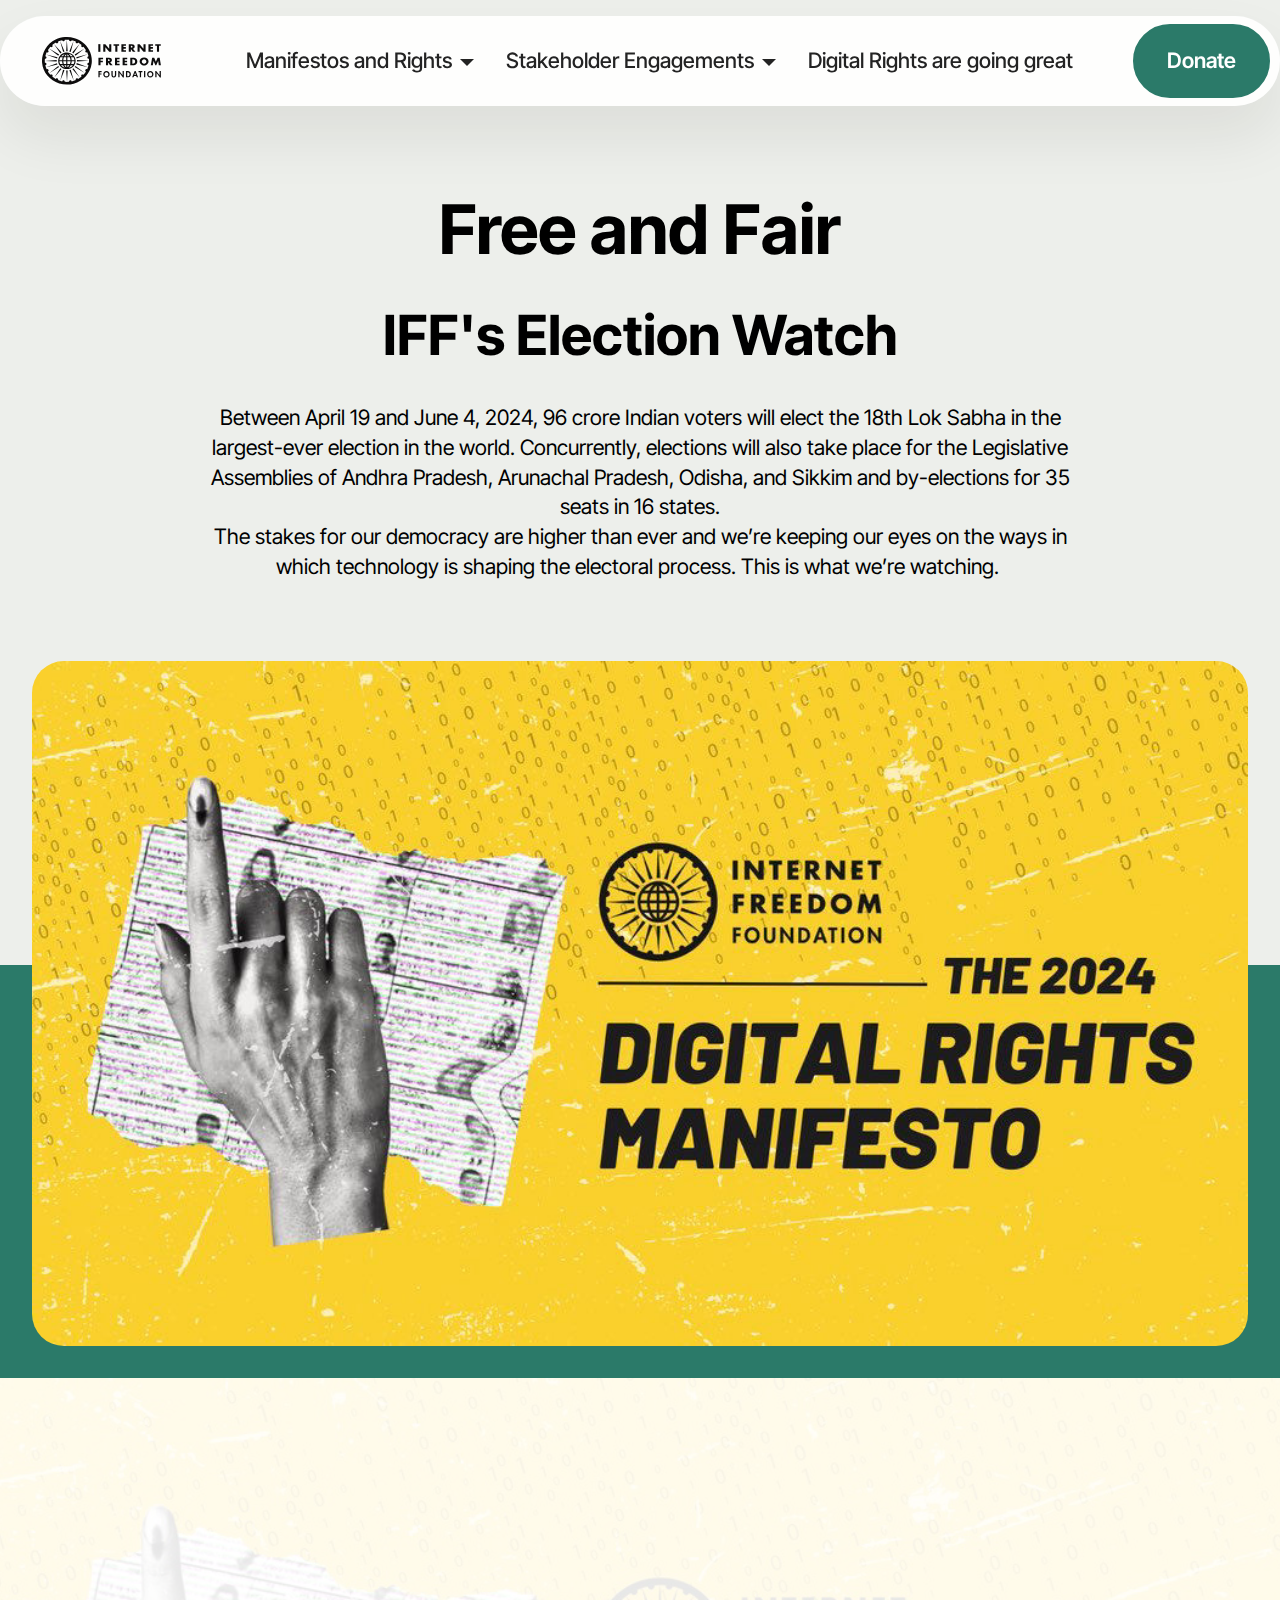
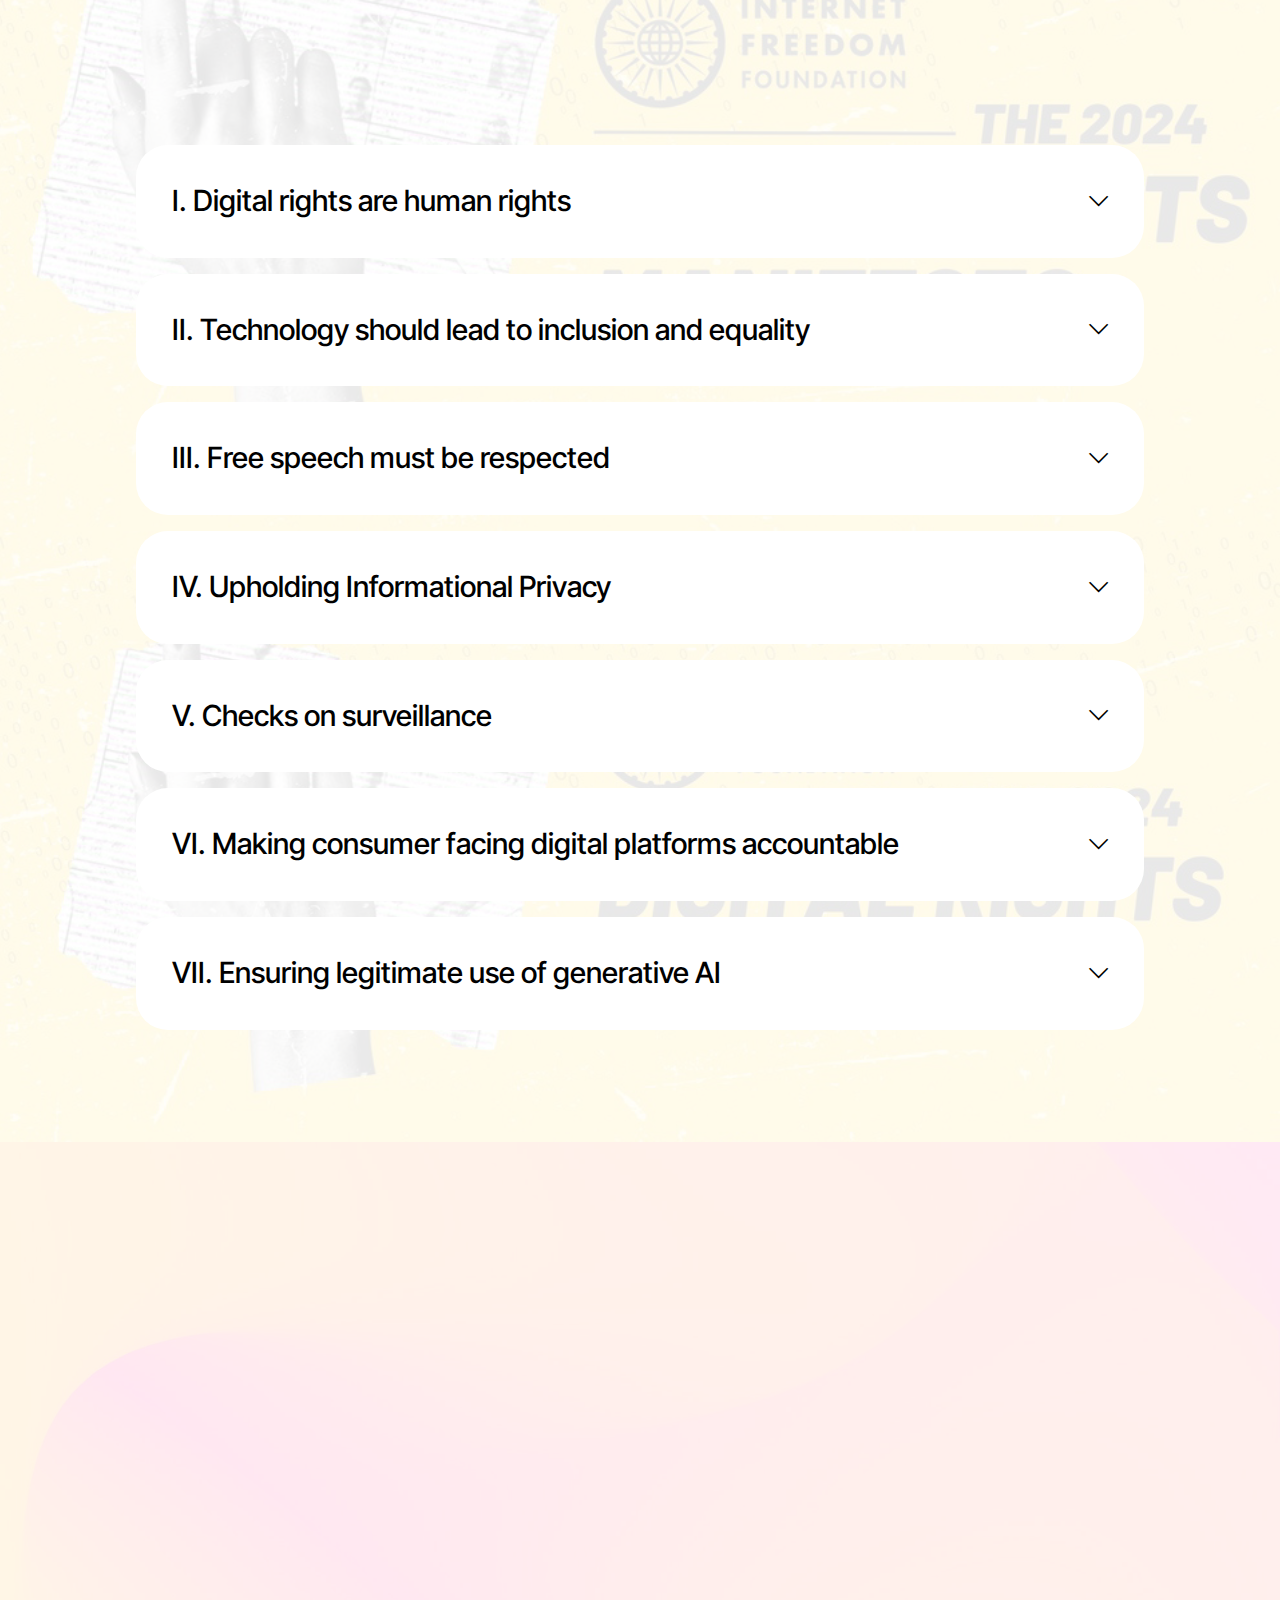
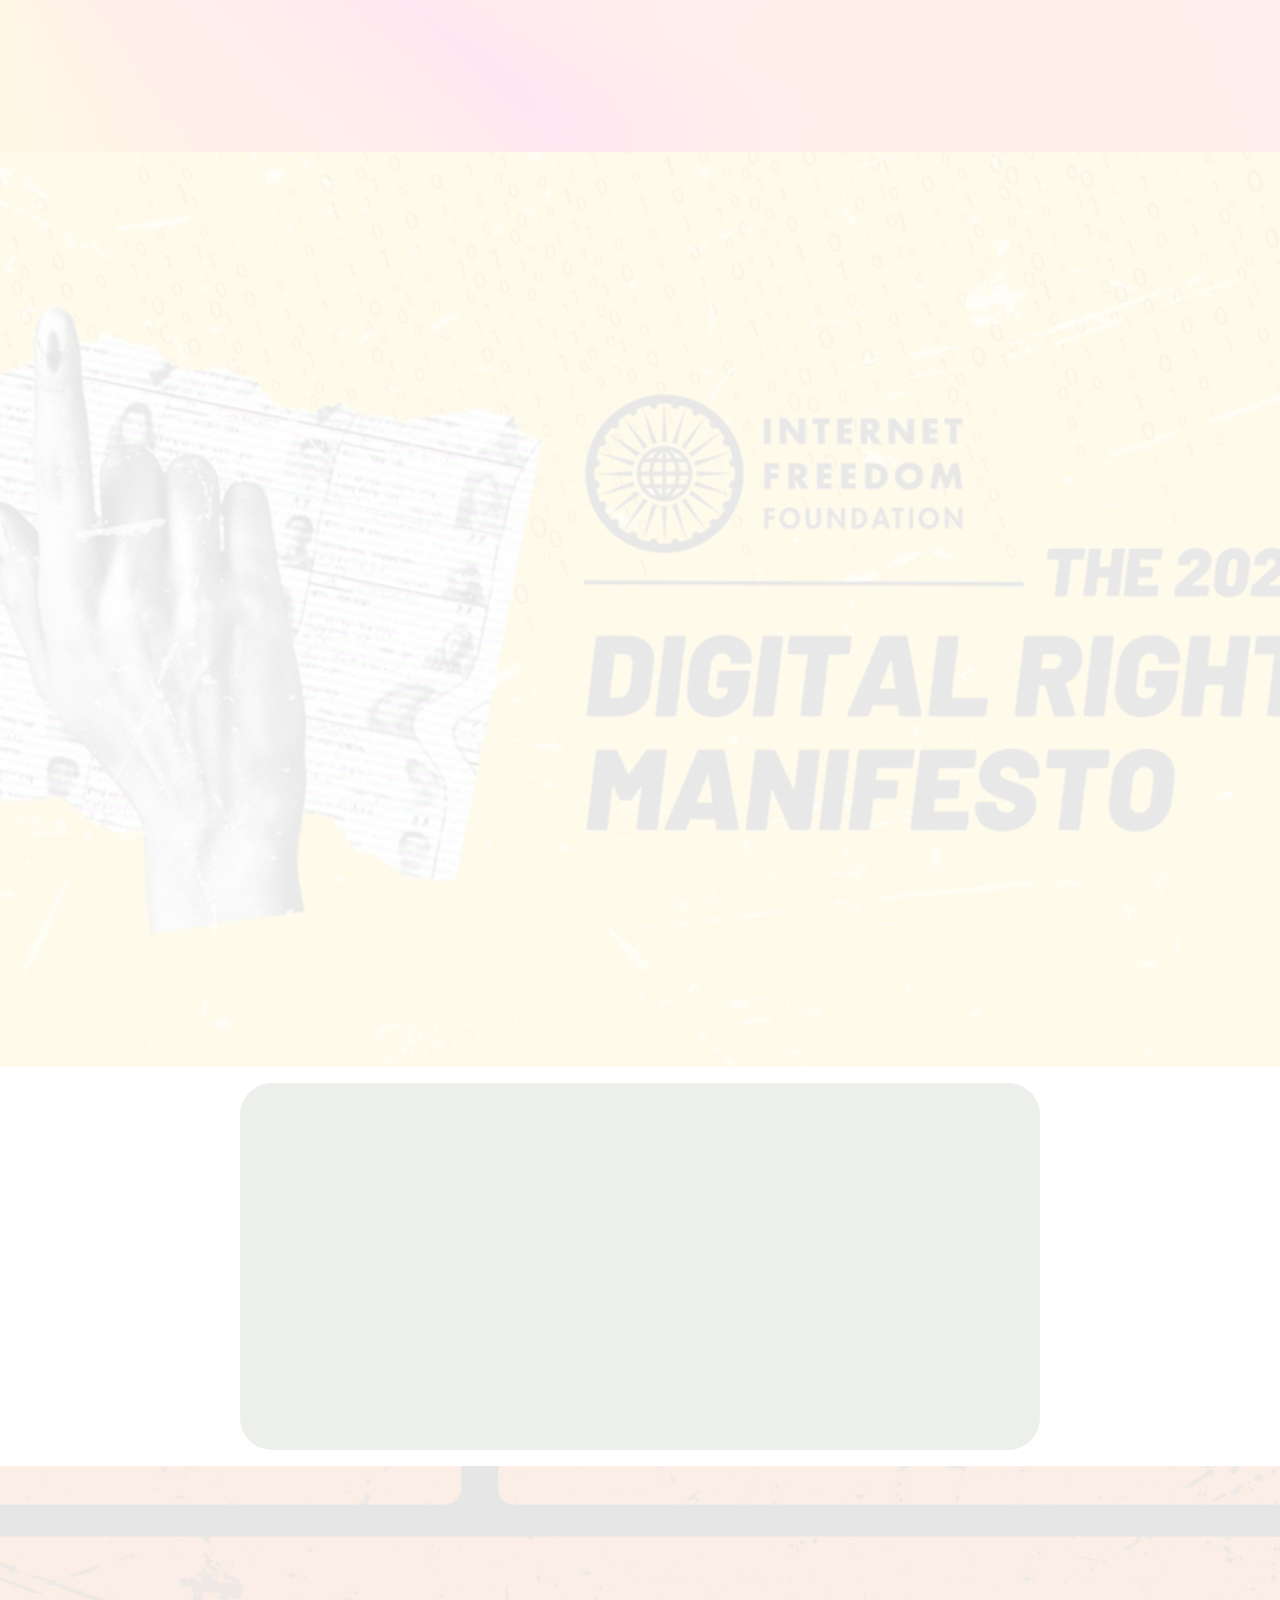
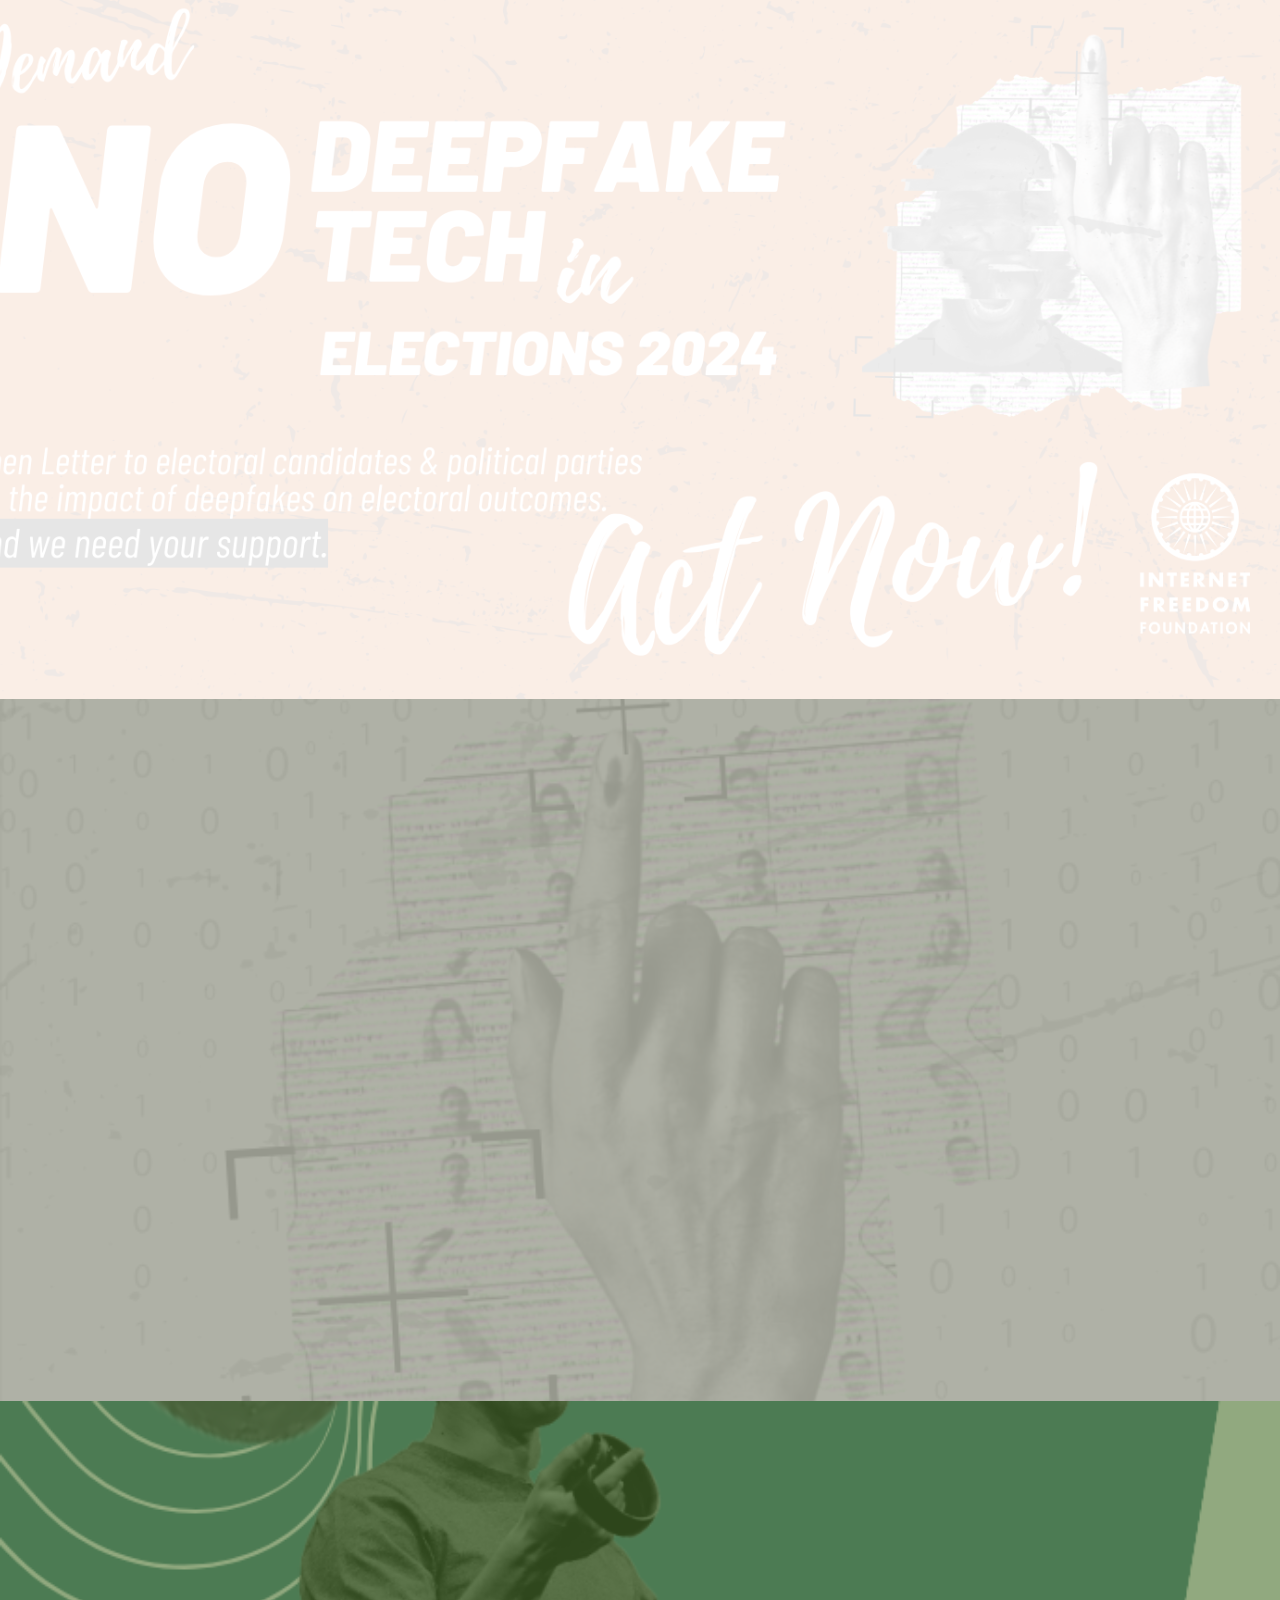
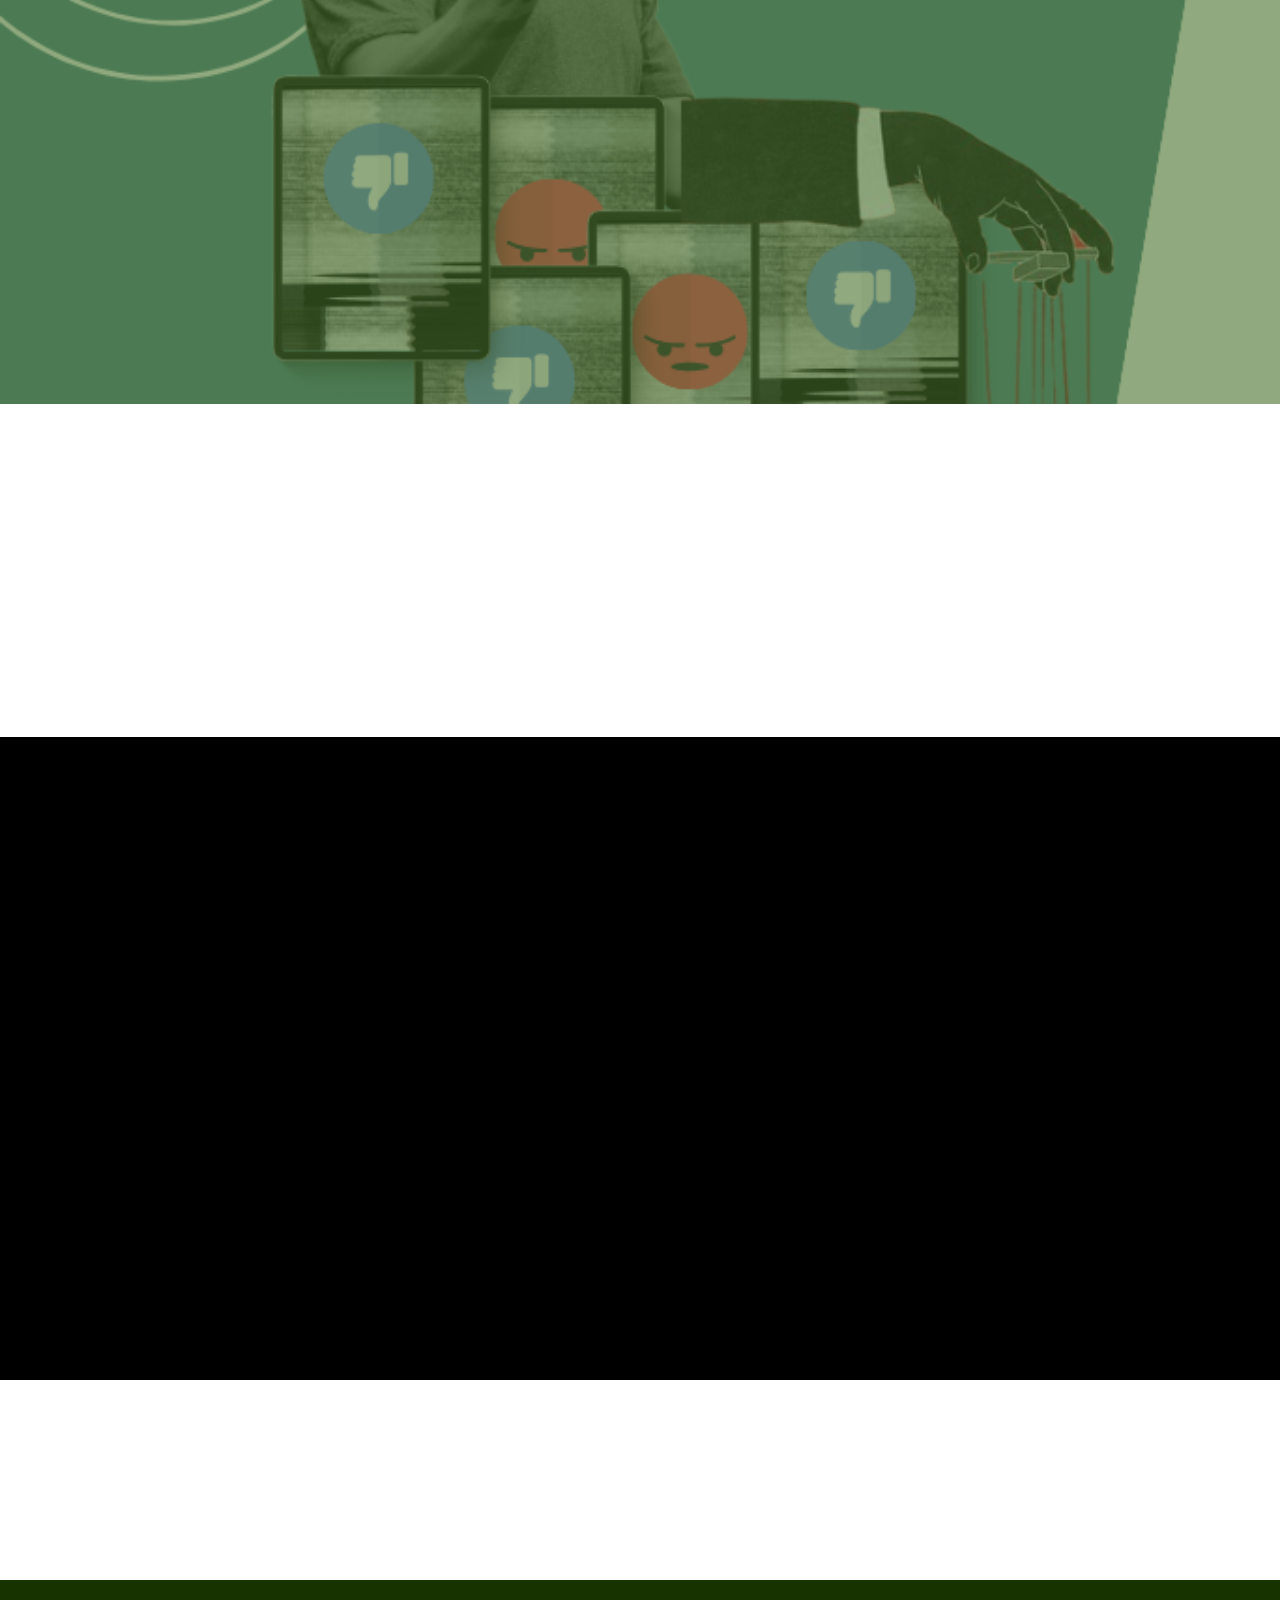
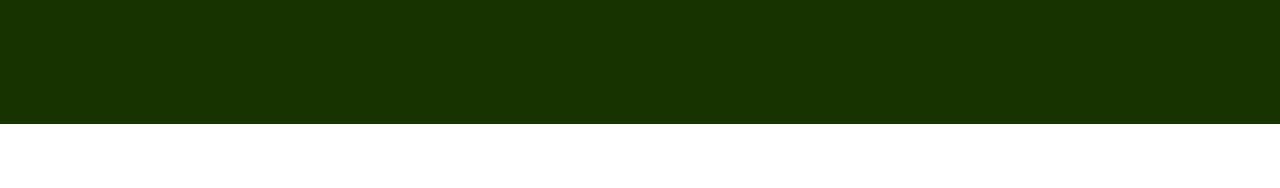
<file: index.html>
<!DOCTYPE html>
<html  >
<head>
  <meta charset="UTF-8">
  <meta http-equiv="X-UA-Compatible" content="IE=edge">
  <meta name="generator" content="Mobirise v5.9.17, mobirise.com">
  <meta name="viewport" content="width=device-width, initial-scale=1, minimum-scale=1">
  <link rel="shortcut icon" href="assets/images/download.svg" type="image/x-icon">

	<!-- HTML Meta Tags -->
	<title>Free and Fair: IFF's election watch.</title>
	<meta name="description" content="As the country gears up for the 2024 Lok Sabha elections, we watch every technological development that may affect electoral integrity. Visit the IFF election website freeandfair.in to read about IFF’s actions and efforts.">

	<!-- Facebook Meta Tags -->
	<meta property="og:url" content="https://freeandfair.in">
	<meta property="og:type" content="website">
	<meta property="og:title" content="Free and Fair: IFF's election watch.">
	<meta property="og:description" content="As the country gears up for the 2024 Lok Sabha elections, we watch every technological development that may affect electoral integrity. Visit the IFF election website freeandfair.in to read about IFF’s actions and efforts.">
	<meta property="og:image" content="https://content.internetfreedom.in/api/files/divco3ywedt9rpe/7d63gvphbnkji6d/free_and_fair_website_launch_Y4AvMkr7su.jpg?token=">

	<!-- Twitter Meta Tags -->
	<meta name="twitter:card" content="summary_large_image">
	<meta property="twitter:domain" content="freeandfair.in">
	<meta property="twitter:url" content="https://freeandfair.in">
	<meta name="twitter:title" content="Free and Fair: IFF's election watch.">
	<meta name="twitter:description" content="As the country gears up for the 2024 Lok Sabha elections, we watch every technological development that may affect electoral integrity. Visit the IFF election website freeandfair.in to read about IFF’s actions and efforts.">
	<meta name="twitter:image" content="https://content.internetfreedom.in/api/files/divco3ywedt9rpe/7d63gvphbnkji6d/free_and_fair_website_launch_Y4AvMkr7su.jpg?token=">

  <title>Free and Fair: IFF's election watch.</title>
  <link rel="stylesheet" href="assets/web/assets/mobirise-icons2/mobirise2.css">
  <link rel="stylesheet" href="assets/bootstrap/css/bootstrap.min.css">
  <link rel="stylesheet" href="assets/bootstrap/css/bootstrap-grid.min.css">
  <link rel="stylesheet" href="assets/bootstrap/css/bootstrap-reboot.min.css">
  <link rel="stylesheet" href="assets/parallax/jarallax.css">
  <link rel="stylesheet" href="assets/animatecss/animate.css">
  <link rel="stylesheet" href="assets/dropdown/css/style.css">
  <link rel="stylesheet" href="assets/theme/css/style.css">
  <link rel="preload" href="https://fonts.googleapis.com/css?family=Inter+Tight:100,200,300,400,500,600,700,800,900,100i,200i,300i,400i,500i,600i,700i,800i,900i&display=swap" as="style" onload="this.onload=null;this.rel='stylesheet'">
  <noscript><link rel="stylesheet" href="https://fonts.googleapis.com/css?family=Inter+Tight:100,200,300,400,500,600,700,800,900,100i,200i,300i,400i,500i,600i,700i,800i,900i&display=swap"></noscript>
  <link rel="preload" as="style" href="assets/mobirise/css/mbr-additional.css?v=Te4aaH"><link rel="stylesheet" href="assets/mobirise/css/mbr-additional.css?v=Te4aaH" type="text/css">




</head>
<body>

  <section data-bs-version="5.1" class="menu menu2 cid-tJS6tZXiPa" once="menu" id="menu02-0">
	<nav class="navbar navbar-dropdown navbar-fixed-top navbar-expand-lg">
		<div class="container">
			<div class="navbar-brand">
				<span class="navbar-logo">
					<a href="https://internetfreedom.in/">
						<img src="assets/images/download.svg" alt="Internet Freedom Foundation" style="height: 3rem;">
					</a>
				</span>

			</div>
			<button class="navbar-toggler" type="button" data-toggle="collapse" data-bs-toggle="collapse" data-target="#navbarSupportedContent" data-bs-target="#navbarSupportedContent" aria-controls="navbarNavAltMarkup" aria-expanded="false" aria-label="Toggle navigation">
				<div class="hamburger">
					<span></span>
					<span></span>
					<span></span>
					<span></span>
				</div>
			</button>
			<div class="collapse navbar-collapse" id="navbarSupportedContent">
				<ul class="navbar-nav nav-dropdown" data-app-modern-menu="true">
				  <li class="nav-item dropdown">
					<a class="nav-link link text-black text-primary dropdown-toggle show display-4" href="index.html#header15-1y" data-toggle="dropdown-submenu" data-bs-toggle="dropdown" data-bs-auto-close="outside" aria-expanded="true">Manifestos and Rights</a><div class="dropdown-menu show" aria-labelledby="dropdown-805" data-bs-popper="none">
					  <a class="text-black text-primary show dropdown-item display-4" href="index.html#about">IFF's Digital Rights Manifesto</a>
					  <a class="text-black text-primary show dropdown-item display-4" href="manifesto-analysis.html#manifesto-analysis">What are you voting for? </a>
					  <a class="text-black text-primary show dropdown-item display-4" href="critical-analysis.html">Critical analysis of party manifestos</a></div>
				  </li>
				  <li class="nav-item dropdown">
					<a class="nav-link link text-black text-primary dropdown-toggle show display-4" href="index.html#header15-1y" data-toggle="dropdown-submenu" data-bs-toggle="dropdown" data-bs-auto-close="outside" aria-expanded="true">Stakeholder Engagements</a><div class="dropdown-menu show" aria-labelledby="dropdown-805" data-bs-popper="none"><a class="text-black text-primary dropdown-item display-4" href="index.html#parties-candidates" aria-expanded="false">Political parties and candidates</a><a class="text-black text-primary show dropdown-item display-4" href="index.html#eci">ECI</a>
					  <a class="text-black text-primary show dropdown-item display-4" href="index.html#platforms">Platforms</a>
					  <a class="text-black text-primary show dropdown-item display-4" href="index.html#voters">Voters</a></div>
				  </li>
				  <li class="nav-item">
					<a class="nav-link link text-black text-primary display-4" href="digital-rights-election-edition.html" aria-expanded="false">Digital Rights are going great</a>
				  </li>
				  <!-- <li class="nav-item">
					<a class="nav-link link text-black text-primary display-4" href="index.html#digital-rights-manifesto" aria-expanded="false">Press</a>
				  </li> -->
				</ul>

				<div class="navbar-buttons mbr-section-btn"><a class="btn btn-primary display-4" href="https://internetfreedom.in/donate/" target="_blank">Donate</a></div>
			  </div>
		</div>
	</nav>
</section>

<section data-bs-version="5.1" class="header5 cid-tJS6uM4N87" id="about">




	<div class="topbg"></div>
	<div class="align-center container">
		<div class="row justify-content-center">
			<div class="col-md-12 col-lg-9">
				<h1 class="mbr-section-title mbr-fonts-style mb-4 display-1"><strong>Free and Fair</strong></h1>
				<h2 class="mbr-section-title mbr-fonts-style mb-4 display-2"><strong>IFF's Election Watch</strong></h2>
				<p class="mbr-text mbr-fonts-style mb-4 display-7">Between April 19 and June 4, 2024, 96 crore Indian voters will elect the 18th Lok Sabha in the largest-ever election in the world. Concurrently, elections will also take place for the Legislative Assemblies of Andhra Pradesh, Arunachal Pradesh, Odisha, and Sikkim and by-elections for 35 seats in 16 states. <br>The stakes for our democracy are higher than ever and we’re keeping our eyes on the ways in which technology is shaping the electoral process. This is what we’re watching.&nbsp;<br></p>

			</div>
		</div>
		<div class="row mt-5 justify-content-center">
			<div class="col-12 col-lg-12">
				<img src="assets/images/digitalrightsmanifesto-1000x563.jpg" alt="Digital Rights manifesto picture" title="">
			</div>
		</div>
	</div>
</section>

<section data-bs-version="5.1" class="list1 cid-u9FzTPKhUv" id="digital-rights-manifesto">

	<div class="mbr-overlay" style="opacity: 0.9; background-color: rgb(255, 255, 255);"></div>
	<div class="container">
		<div class="row justify-content-center">
			<div class="col-12 col-md-12 col-lg-10 m-auto">
				<div class="content">
					<div class="row justify-content-center mb-5">
						<div class="col-12 content-head">
							<div class="mbr-section-head">
								<h4 class="mbr-section-title mbr-fonts-style align-center mb-0 display-2"><strong>Digital rights on the ballot&nbsp;</strong><strong><br></strong></h4>
								<h5 class="mbr-section-subtitle mbr-fonts-style align-center mt-4 mb-0 display-7">We drafted a seven-point agenda for political parties that puts rights at the forefront, demanding that governance initiatives preserve and advance digital rights in era of digitalisation. We presented these demands to all political parties (regional and union level) and electoral candidates, urging them to adopt them in their party manifestos for the 2024 general and state elections.</h5>
							</div>
						</div>
					</div>
					<div id="bootstrap-accordion_2" class="panel-group accordionStyles accordion" role="tablist" aria-multiselectable="true">
						<div class="card">
							<div class="card-header" role="tab" id="headingOne">
								<a role="button" class="panel-title collapsed" data-toggle="collapse" data-bs-toggle="collapse" data-core="" href="#collapse1_2" aria-expanded="false" aria-controls="collapse1">
									<h6 class="panel-title-edit mbr-semibold mbr-fonts-style mb-0 display-5">I. Digital rights are human rights</h6>
									<span class="sign mbr-iconfont mobi-mbri-arrow-down"></span>
								</a>
							</div>
							<div id="collapse1_2" class="panel-collapse noScroll collapse" role="tabpanel" aria-labelledby="headingOne" data-parent="#accordion" data-bs-parent="#bootstrap-accordion_2">
								<div class="panel-body">
									<p class="mbr-fonts-style panel-text display-7">We support and advocate for protecting and expanding the fundamental human rights of Indians in their interaction with digital technologies, with a focus on principles of justice, liberty, equality, and fraternity enshrined in the Indian Constitution.<br><br>With growing digitisation and more Indians coming online, the human rights impact of digital technologies has become a core governance issue, which we will strive to prioritise through  executive and legislative action.<br> <br>We commit to applying systemic solutions to systemic problems such as cybersecurity threats and online harms, while preserving users’ security through the adoption of privacy-protecting technologies.<br><br>We will strive towards making the protection and advancement of digital rights of individuals and collectives a governance priority.<br>&nbsp;<br></p>
								</div>
							</div>
						</div>
						<div class="card">
							<div class="card-header" role="tab" id="headingOne">
								<a role="button" class="panel-title collapsed" data-toggle="collapse" data-bs-toggle="collapse" data-core="" href="#collapse2_2" aria-expanded="false" aria-controls="collapse2">
									<h6 class="panel-title-edit mbr-semibold mbr-fonts-style mb-0 display-5">II. Technology should lead to inclusion and equality</h6>
									<span class="sign mbr-iconfont mobi-mbri-arrow-down"></span>
								</a>
							</div>
							<div id="collapse2_2" class="panel-collapse noScroll collapse" role="tabpanel" aria-labelledby="headingOne" data-parent="#accordion" data-bs-parent="#bootstrap-accordion_2">
								<div class="panel-body">
									<p class="mbr-fonts-style panel-text display-7">We will continue to support efforts for greater access to the internet and to digital technologies – access that is physical, educational, monetary, intersectional, and equitable.<br> <br>We will strive to increase internet penetration in remote corners of the country, to secure the right of every Indian to communicate, send, and receive information and to bridge the digital divide.<br> <br>We will ensure that no person is excluded from government services, benefits, or entitlements due to the adoption of e-governance services or digitisation, and that the delivery of welfare services are not impeded due to technical failures, internet suspensions, or inaccess.<br> <br>We will seek to empower those from backgrounds and identities who can use technology for a better, more productive life across boundaries of religion, caste and gender.&nbsp;<br></p>
								</div>
							</div>
						</div>
						<div class="card">
							<div class="card-header" role="tab" id="headingOne">
								<a role="button" class="panel-title collapsed" data-toggle="collapse" data-bs-toggle="collapse" data-core="" href="#collapse3_2" aria-expanded="false" aria-controls="collapse3">
									<h6 class="panel-title-edit mbr-semibold mbr-fonts-style mb-0 display-5">III. Free speech must be respected</h6>
									<span class="sign mbr-iconfont mobi-mbri-arrow-down"></span>
								</a>
							</div>
							<div id="collapse3_2" class="panel-collapse noScroll collapse" role="tabpanel" aria-labelledby="headingOne" data-parent="#accordion" data-bs-parent="#bootstrap-accordion_2">
								<div class="panel-body">
									<p class="mbr-fonts-style panel-text display-7">The growing presence of Indians in online spaces reinforces the need to protect their freedom of speech and expression as well as their right to receive information online.<br> <br>Reinterpretation or replacement of antiquated laws must not be employed as a means to suppress dissenting and vulnerable voices and to solidify disproportionate power with the Executive.<br> <br>While an online attack on the freedoms and rights of others must be countered with effective measures, we will work to ensure that legitimate, constitutional rights are protected and promoted.<br> <br>We commit to ensuring that neither the government nor the platforms become sole arbiters of online free speech, in the absence of judicial safeguards.<br> <br>As an extension of our recognition of the right to meaningfully access the internet, we oppose the disproportionate, unreasoned, and non-transparent suspension of the internet.<br> <br>India’s troublesome performance in globally renowned indexes measuring internet shutdowns and online speech censorship is a cause for alarm. We commit to safeguarding fundamental and human rights in online domains, preventing any authoritarian abuse of power.<br></p>
								</div>
							</div>
						</div>



					</div>
				</div>
			</div>
		</div>
	</div>
</section>

<section data-bs-version="5.1" class="list1 cid-u9FFuFuysu" id="list01-1p">

	<div class="mbr-overlay" style="opacity: 0.9; background-color: rgb(255, 255, 255);"></div>
	<div class="container">
		<div class="row justify-content-center">
			<div class="col-12 col-md-12 col-lg-10 m-auto">
				<div class="content">

					<div id="bootstrap-accordion_3" class="panel-group accordionStyles accordion" role="tablist" aria-multiselectable="true">
						<div class="card">
							<div class="card-header" role="tab" id="headingOne">
								<a role="button" class="panel-title collapsed" data-toggle="collapse" data-bs-toggle="collapse" data-core="" href="#collapse1_3" aria-expanded="false" aria-controls="collapse1">
									<h6 class="panel-title-edit mbr-semibold mbr-fonts-style mb-0 display-5">IV. Upholding Informational Privacy</h6>
									<span class="sign mbr-iconfont mobi-mbri-arrow-down"></span>
								</a>
							</div>
							<div id="collapse1_3" class="panel-collapse noScroll collapse" role="tabpanel" aria-labelledby="headingOne" data-parent="#accordion" data-bs-parent="#bootstrap-accordion_3">
								<div class="panel-body">
									<p class="mbr-fonts-style panel-text display-7">Protection of privacy, as articulated by a nine-judge bench of the Supreme Court in the two Puttaswamy v. Union of India judgments (2017 and 2019), is indispensable to a digital India.<br> <br>To ensure that the informational privacy of all Indians is protected, we commit to building a rights-affirming digital environment with adequate channels for grievance redress.<br> <br>We will amend the data protection legislation such that it meets the standards of privacy and principles of proportionality set out by the Supreme Court in the Puttaswamy judgments.<br> <br>We will implement robust data processing, storage and sharing mechanisms in line with internationally accepted principles.<br> <br>At the same time, we will be cognizant of the right to information and the RTI Act, which is a significant pillar of democratic governance.<br></p>
								</div>
							</div>
						</div>
						<div class="card">
							<div class="card-header" role="tab" id="headingOne">
								<a role="button" class="panel-title collapsed" data-toggle="collapse" data-bs-toggle="collapse" data-core="" href="#collapse2_3" aria-expanded="false" aria-controls="collapse2">
									<h6 class="panel-title-edit mbr-semibold mbr-fonts-style mb-0 display-5">V. Checks on surveillance</h6>
									<span class="sign mbr-iconfont mobi-mbri-arrow-down"></span>
								</a>
							</div>
							<div id="collapse2_3" class="panel-collapse noScroll collapse" role="tabpanel" aria-labelledby="headingOne" data-parent="#accordion" data-bs-parent="#bootstrap-accordion_3">
								<div class="panel-body">
									<p class="mbr-fonts-style panel-text display-7">In order to preserve privacy, dignity, and freedom of movement of Indian citizens, there is a critical need for establishing proper safeguards and oversight over digital surveillance by the Executive.<br><br>We will work to ensure that legal safeguards and processes with adequate checks and balances are created for surveillance by police and intelligence agencies, to prevent misuse and targeted or mass surveillance of individuals.<br> <br>We will introduce long overdue reform in surveillance practices and powers of the Executive, with sufficient legislative and judicial oversight on any interception of digital devices, including computer access and phone tapping.<br><br>We will carefully evaluate and reconsider the role of intrusive, emerging technological use-cases such as artificial intelligence and facial recognition in surveillance, and conduct privacy impact assessments before deploying such tools.<br><br>We will acknowledge the positive role played by encryption technologies in securing the right to privacy for people. We will strive to protect and encourage the adoption of end-to-end encryption.<br> <br>We will strive to eliminate the use of spyware as a tool for surveillance.&nbsp;<br></p>
								</div>
							</div>
						</div>
						<div class="card">
							<div class="card-header" role="tab" id="headingOne">
								<a role="button" class="panel-title collapsed" data-toggle="collapse" data-bs-toggle="collapse" data-core="" href="#collapse3_3" aria-expanded="false" aria-controls="collapse3">
									<h6 class="panel-title-edit mbr-semibold mbr-fonts-style mb-0 display-5">VI. Making consumer facing digital platforms accountable</h6>
									<span class="sign mbr-iconfont mobi-mbri-arrow-down"></span>
								</a>
							</div>
							<div id="collapse3_3" class="panel-collapse noScroll collapse" role="tabpanel" aria-labelledby="headingOne" data-parent="#accordion" data-bs-parent="#bootstrap-accordion_3">
								<div class="panel-body">
									<p class="mbr-fonts-style panel-text display-7">India is a valuable market for companies globally, with Indians forming a bulk of their user base. In exchange for establishing a presence on and using the services of these platforms, users are unknowingly relinquishing effective control over how they interact with technology.<br> <br>Legislative, regulatory, and policy measures are needed to effectively ensure an equitable balance of company interests and individual rights, in a way that the former respects the fundamental right to free speech and privacy.<br> <br>Technology companies as well as the government must strive to serve the public's best interests instead of protecting company profits. To that end, we will ensure that companies adopt measures for greater transparency and accountability through tools such as a Human Rights Impact Assessment.&nbsp;<br></p>
								</div>
							</div>
						</div>
						<div class="card">
							<div class="card-header" role="tab" id="headingOne">
								<a role="button" class="panel-title collapsed" data-toggle="collapse" data-bs-toggle="collapse" data-core="" href="#collapse4_3" aria-expanded="false" aria-controls="collapse4">
									<h6 class="panel-title-edit mbr-semibold mbr-fonts-style mb-0 display-5">VII. Ensuring legitimate use of generative AI</h6>
									<span class="sign mbr-iconfont mobi-mbri-arrow-down"></span>
								</a>
							</div>
							<div id="collapse4_3" class="panel-collapse noScroll collapse" role="tabpanel" aria-labelledby="headingOne" data-parent="#accordion" data-bs-parent="#bootstrap-accordion_3">
								<div class="panel-body">
									<p class="mbr-fonts-style panel-text display-7">The legitimate use of generative AI for reasons such as translation or authorised dubbing of audio-video content to reach a broader audience can achieve positive outcomes. However, the unauthorised use of such technology for nefarious use to create manipulated media can have devastating consequences, including financial fraud, defamation, impersonation, etc.<br> <br>In light of the existing limitations of detection tools and redressal capabilities of platforms and companies, we promise to not create and/or use manipulated media for nefarious reasons as government actors and otherwise. We will also strive to create solutions at the legal, policy, and societal level for such emerging technologies in a way that balances the right to online free legitimate and legal speech and the right to receive information.<br> <br>In addition to working towards building technical capacity within the government and its allied organisations to tackle these emerging threats, we will also undertake media literacy efforts, both in the digital and physical space, to raise awareness about the existence of and threats posed by these technologies.<br></p>
								</div>
							</div>
						</div>


					</div>
				</div>
			</div>
		</div>

	</div>
</section>

<section data-bs-version="5.1" class="header19 cid-u9Gbq4EbZn" id="header19-29">



	<div class="mbr-overlay" style="opacity: 0.9; background-color: rgb(255, 255, 255);"></div>
	<div class="container">
	  <div class="row">
		<div class="content-wrap col-10 col-md-">
		  <h2 class="mbr-section-title mbr-fonts-style mb-4 display-2"><strong>What are you voting for?</strong></h2>
		  <p class="mbr-fonts-style mbr-text mb-4  text-black display-7">Read how parties measure up when it comes to your digital rights.</p>
		  <div class="mbr-section-btn"><a class="btn btn-warning display-7" href="manifesto-analysis.html#manifesto-analysis" target="_blank">
			  Full analysis</a></div>

		</div>
	  </div>
	</div>
  </section>

<section data-bs-version="5.1" class="features026 cid-u9JPW5yTLp" id="features026-2i">

	<div class="mbr-overlay" style="opacity: 0.9; background-color: rgb(255, 255, 255);"></div>

	<div class="container">
		<div class="row mb-5 justify-content-center">
			<div class="col-12 mb-0 content-head">
				<h3 class="mbr-section-title mbr-fonts-style align-center display-2"><strong>As always, we can’t do this without you</strong></h3>
				<h5 class="mbr-section-subtitle mbr-fonts-style align-center mb-0 mt-4 display-7">Here’s how you can help:</h5>
			</div>
		</div>
		<div class="row">
			<div class="item features-without-image col-12 col-md-6 col-lg-4 item-mb">
				<div class="item-wrapper">
					<div class="card-box align-left">

						<h5 class="card-title mbr-fonts-style display-7"><strong>Add to the agenda:</strong></h5>

						<p class="card-text mbr-fonts-style display-7">We call on everyone who is passionate about digital rights and policy in India to send us inputs, suggestions or feedback on our Digital Rights Manifesto. <br>
							<br>Tell us today! Write us an email at <a href="mailto:info@internetfreedom.in" class="text-primary">info@internetfreedom.in</a> or leave a message via any of our social media channels (linked at the bottom of this page).&nbsp;</p>

					</div>
				</div>
			</div>
			<div class="item features-without-image col-12 col-md-6 col-lg-4 item-mb">
				<div class="item-wrapper">
					<div class="card-box align-left">

						<h5 class="card-title mbr-fonts-style display-7"><strong>Put us in touch with an electoral candidate or party:&nbsp;</strong></h5>

						<p class="card-text mbr-fonts-style display-7">You can help by connecting or introducing us to electoral candidates, political parties, or anyone seeking legislative office through the next general and state elections. <br><br>Please write to us at <a href="mailto:info@internetfreedom.in" class="text-primary">info@internetfreedom.in.</a></p>

					</div>
				</div>
			</div>
			<div class="item features-without-image col-12 col-md-6 col-lg-4 item-mb">
				<div class="item-wrapper">
					<div class="card-box align-left">

						<h5 class="card-title mbr-fonts-style display-7"><strong>Support IFF:</strong></h5>

						<p class="card-text mbr-fonts-style display-7"><br>We are able to continue doing what we love, fighting for your rights only because of your unending affection and support. If you want to be a part of our journey, donate to us or sign up to become a member today!<br><br><a href="https://internetfreedom.in/donate" class="text-primary">Donate Now</a></p>

					</div>
				</div>
			</div>

		</div>
	</div>
</section>

<section data-bs-version="5.1" class="start article6 cid-u9JG7PQhL4 mbr-parallax-background" id="article06-2e">



	<div class="mbr-overlay" style="opacity: 0.8; background-color: rgb(255, 255, 255);"></div>
	<div class="container">
		<div class="row justify-content-center">
			<div class="card col-md-12 col-lg-8">
				<div class="card-wrapper">
					<div class="card-box align-left">
						<h4 class="card-title mbr-fonts-style display-2"><strong>Stakeholder Engagements</strong></h4>


					</div>
				</div>
			</div>
		</div>
	</div>
</section>

<section data-bs-version="5.1" class="start article2 cid-u9JD0QAIPB" id="parties-candidates">



	<div class="mbr-overlay" style="opacity: 0.9; background-color: rgb(255, 255, 255);"></div>

	<div class="container-fluid">
		<div class="row justify-content-center">
			<div class="col-12 col-md-12 col-lg-6 image-wrapper">
				<img class="w-100" src="assets/images/deepfakes-letter.png" alt="IFF's open letter on deepfakes">
			</div>
			<div class="col-12 col-md-12 col-lg">
				<div class="text-wrapper align-left">
					<h1 class="mbr-section-title mbr-fonts-style mb-4 display-5"><strong>No faking integrity-our demand that electoral candidates &amp; political parties do not use deepfake technology</strong></h1>
					<p class="mbr-text align-left mbr-fonts-style mb-4 display-7">The rapid proliferation of generative AI technology that has made creating synthetic media easier, cheaper, and faster, has raised challenging questions about trust and integrity. We wrote to electoral candidates, political parties, and parliamentarians, urging them to publicly declare that they will not create or circulate AI-generated synthetic media for the purpose of deceiving or misleading voters in the run-up to and during the 2024 general elections. As of now, the letter has been signed by 15 organisations and more than 200 individuals.</p>
					<div class="mbr-section-btn align-left mt-3"><a class="btn btn-warning display-7" href="https://internetfreedom.in/open-letter-on-deepfakes/">Sign the letter</a></div>
				</div>
			</div>
		</div>
	</div>
</section>


<section data-bs-version="5.1" class="start article2 cid-u9JOqGMo3b" id="eci">



	<div class="mbr-overlay" style="opacity: 0.9; background-color: rgb(166, 169, 156);"></div>

	<div class="container-fluid">
		<div class="row justify-content-center">
			<div class="col-12 col-md-12 col-lg-6 image-wrapper">
				<img class="w-100" src="assets/images/letter-to-eci-1-1600x900.png" alt="IFF's letter to ECI">
			</div>
			<div class="col-12 col-md-12 col-lg">
				<div class="text-wrapper align-left">
					<h1 class="mbr-section-title mbr-fonts-style mb-4 display-5"><strong>🕯️ ✨Manifesting democracy&nbsp;</strong><strong>&amp; digital rights🕯️ ✨</strong></h1>
					<p class="mbr-text align-left mbr-fonts-style mb-4 display-7">11 civil society organisations <a href="https://internetfreedom.in/civil-society-writes-to-eci-on-2024-elections/" class="text-primary">wrote</a> to the ECI and state Chief Electoral Officers, flagging their concerns about the use of digital technology in the electoral process. Some of the issues include the inadequate voluntary code of ethics for digital platforms, the lack of regulation on AI-generated synthetic media for deceptive purposes, the surveillance of voters, and surrogate advertising.&nbsp;</p>
					<div class="mbr-section-btn"><a class="btn btn-warning display-7" href="https://internetfreedom.in/tag/eci-elections24" target="_blank">
						Read all about our engagement with ECI </a></div>
				</div>
			</div>
		</div>
	</div>
</section>

<section data-bs-version="5.1" class="start article2 cid-u9JSCvwao4" id="platforms">



	<div class="mbr-overlay" style="opacity: 0.6; background-color: rgb(72, 111, 42);"></div>

	<div class="container-fluid">
		<div class="row justify-content-center">
			<div class="col-12 col-md-12 col-lg-6 image-wrapper">
				<img class="w-100" src="assets/images/doing-the-rights-thing.png" alt="Doing the rights thing campaign logo">
			</div>
			<div class="col-12 col-md-12 col-lg">
				<div class="text-wrapper align-left">
					<h1 class="mbr-section-title mbr-fonts-style mb-4 display-5"><strong>Doing the rights thing</strong></h1>
					<p class="mbr-text align-left mbr-fonts-style mb-4 display-7">As significant platforms for digital communication, what responsibilities do platforms like Meta, X, or YouTube have when it comes to preserving electoral integrity? We’re tackling this question by assessing how platforms have reported about their human rights impact in India.&nbsp;</p>
					<div class="mbr-section-btn align-left mt-3"><a class="btn btn-warning display-7" href="https://internetfreedom.in/tag/dotherightsthing/">Read all about the rights thing</a></div>
				</div>
			</div>
		</div>
	</div>
</section>
<section data-bs-version="5.1" class="start article2 cid-u9JD0QAIPB-new" id="voters">



	<div class="mbr-overlay" style="opacity: 0.85; background-color: rgb(255, 255, 255);"></div>

	<div class="container-fluid">
		<div class="row justify-content-center">
			<div class="col-12 col-md-12 col-lg-6 image-wrapper">
				<img class="w-100" src="assets/images/voter-img.png" alt="Sample picture for the template">
			</div>
			<div class="col-12 col-md-12 col-lg">
				<div class="text-wrapper align-left">
					<h1 class="mbr-section-title mbr-fonts-style mb-4 display-5"><strong>Privacy for you?</strong></h1>
					<p class="mbr-text align-left mbr-fonts-style mb-4 display-7">As political campaigning goes digital, it's often voter privacy that's left in the dust. We're unpacking the harms to voter privacy, ranging from e-surveillance to targeted political campaigning.</p>
					<div class="mbr-section-btn align-left mt-3"><a class="btn btn-warning display-7" href="https://internetfreedom.in/tag/voterprivacywatch/">Read about the threats to your privacy</a></div>
				</div>
			</div>
		</div>
	</div>
</section>
<section data-bs-version="5.1" class="header19 cid-u9Gbq4EbZn mbr-parallax-background" id="header19-22">



  <div class="mbr-overlay" style="opacity: 1.0; background-color: rgb(0, 0, 0);"></div>
  <div class="container">
    <div class="row">
      <div class="content-wrap col-12 col-md-9">
        <h1 class="mbr-section-title mbr-fonts-style mb-4 text-white display-1"><strong>Donate</strong></h1>
        <p class="mbr-fonts-style mbr-text mb-4 display-7">Digital rights and democracy go hand in hand. Help us keep our eyes open by donating to the Internet Freedom Foundation.</p>
        <div class="mbr-section-btn"><a class="btn btn-warning display-7" href="https://internetfreedom.in/donate/" target="_blank">
            Donate Now</a></div>

      </div>
    </div>
  </div>
</section>
<section data-bs-version="5.1" class="article11 cid-uamAEYpSlu" id="article11-3h">

    <div class="container">
        <div class="row justify-content-center">
            <div class="title col-md-12 col-lg-10">
                <h3 class="mbr-section-title mbr-fonts-style align-center mt-0 mb-0 display-5"><strong>Credits</strong></h3>
                <h5 class="mbr-section-subtitle align-center mbr-fonts-style mt-4 display-7">IFF relies on the support of a fantastic base of volunteers. <br>This website was designed and developed by <a href="https://github.com/phanicode" class="text-warning">Phani Velicheti</a> and <a href="https://github.com/anoop-b" class="text-warning">Anoop Bidikar</a>.<br>If you’d like to volunteer and support us in future projects, please email us at <a href="mailto:volunteer@internetfreedom.in" class="text-warning">volunteer@internetfreedom.in</a><br><a href="https://github.com/anoop-b" class="text-primary"><br></a></h>
            </div>
        </div>
    </div>
</section>
<section data-bs-version="5.1" class="footer2 cid-u9GnkUP39o" once="footers" id="footer02-24">





    <div class="container">
        <div class="row">
            <div class="col-12 col-lg-6 center mt-2 mb-3">
				<a href="https://internetfreedom.in/" class="text-primary">Internet Freedom Foundation</a>
            </div>
            <div class="col-12 col-lg-6 center">
                <div class="row-links mt-2 mb-3">
                    <ul class="row-links-soc">




					<li class="row-links-soc-item mbr-fonts-style display-small">
                            <a href="https://www.instagram.com/internetfreedom.in/" class="text-primary">Instagram</a>
                        </li><li class="row-links-soc-item mbr-fonts-style display-small">
                            <a href="https://t.me/IFFchats" class="text-primary">Telegram</a>
                        </li><li class="row-links-soc-item mbr-fonts-style display-small">
                            <a href="https://twitter.com/internetfreedom" class="text-primary">Twitter</a>
                        </li><li class="row-links-soc-item mbr-fonts-style display-small">
                            <a href="https://mas.to/@internetfreedom" class="text-primary">Mastodon</a>
                        </li><li class="row-links-soc-item mbr-fonts-style display-small">
                            <a href="https://www.reddit.com/user/InternetFreedomIn/" class="text-primary">Reddit</a>
                        </li><li class="row-links-soc-item mbr-fonts-style display-small">
                            <a href="https://github.com/InternetFreedomFoundation/election-watch" class="text-primary">Github</a>
                        </li></ul>
                </div>
            </div>
        </div>
    </div>
</section><section class="display-7" style="padding: 0;align-items: center;justify-content: center;flex-wrap: wrap;    align-content: center;display: flex;position: relative;height: 4rem;"></section><script src="assets/bootstrap/js/bootstrap.bundle.min.js"></script><script src="assets/parallax/jarallax.js"></script>  <script src="assets/smoothscroll/smooth-scroll.js"></script>  <script src="assets/ytplayer/index.js"></script>  <script src="assets/dropdown/js/navbar-dropdown.js"></script>  <script src="assets/mbr-switch-arrow/mbr-switch-arrow.js"></script>  <script src="assets/theme/js/script.js"></script>


  <input name="animation" type="hidden">
  </body>
</html>
</file>
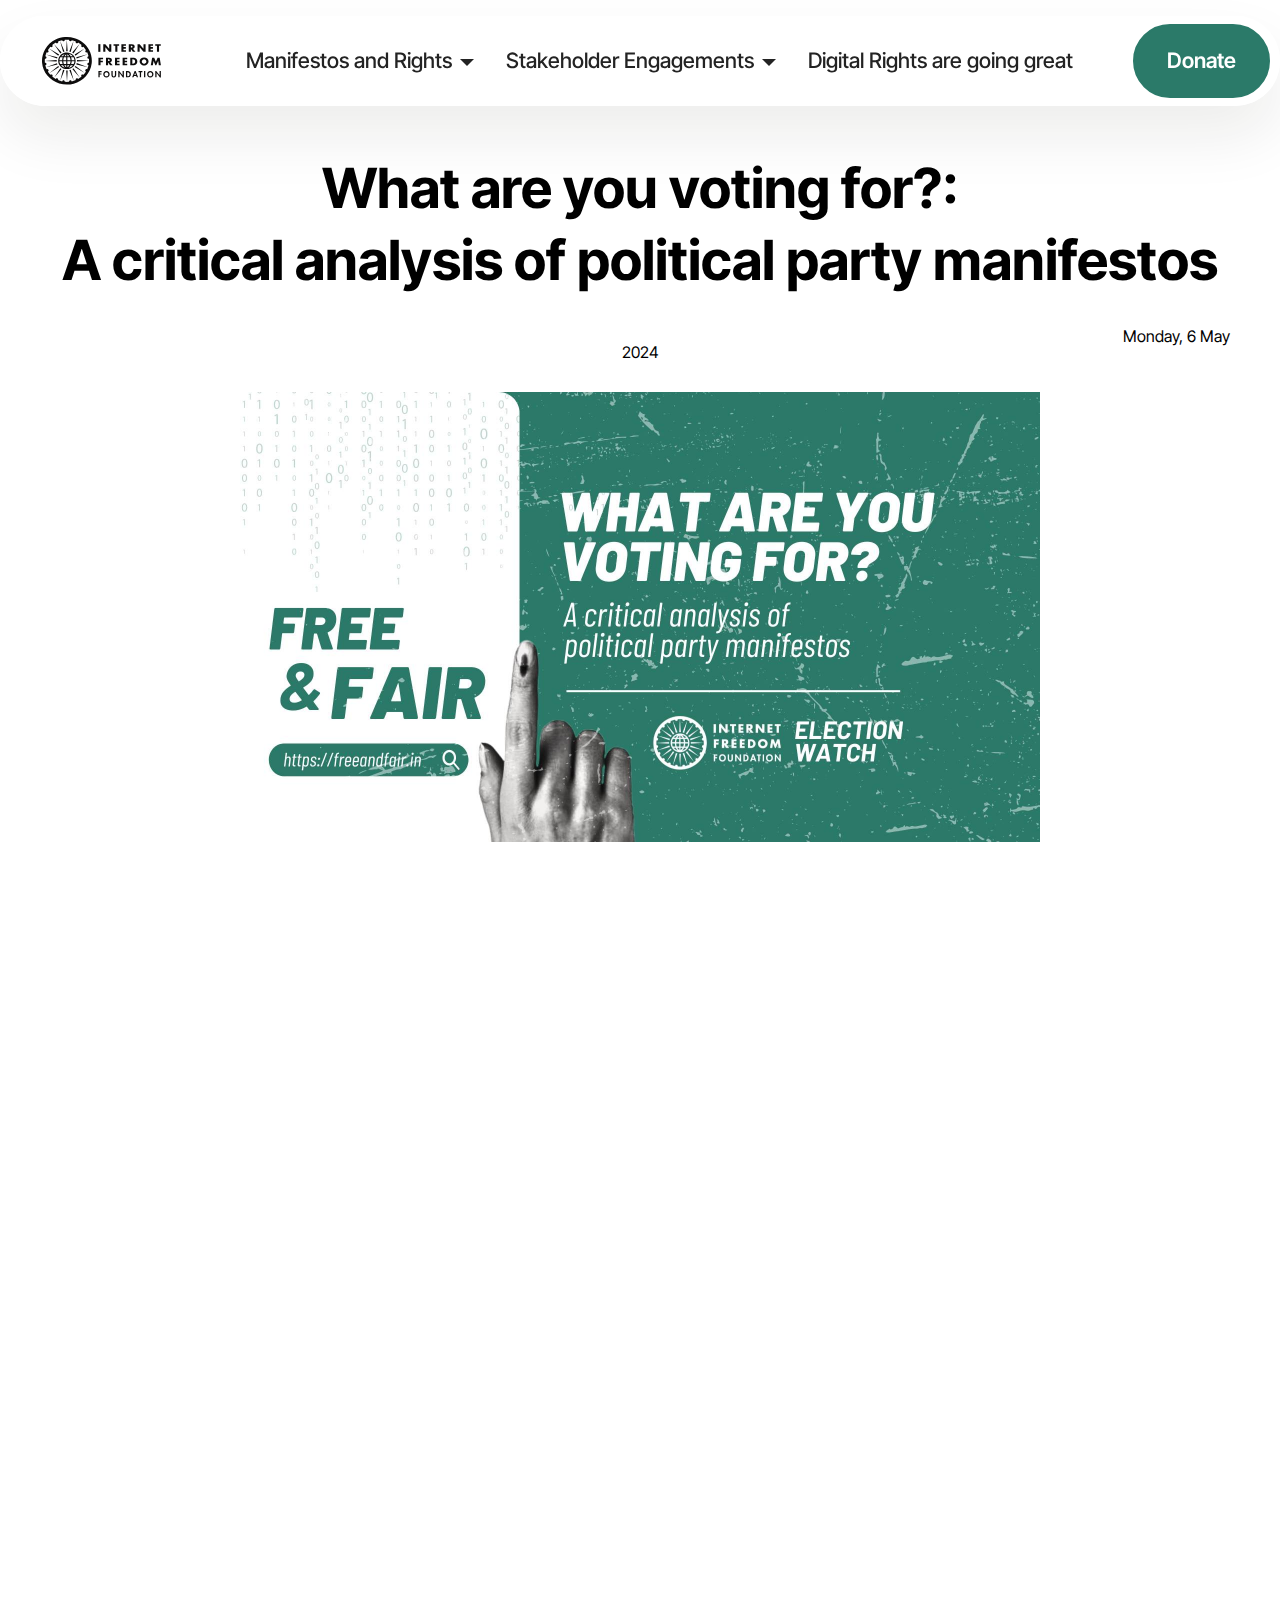
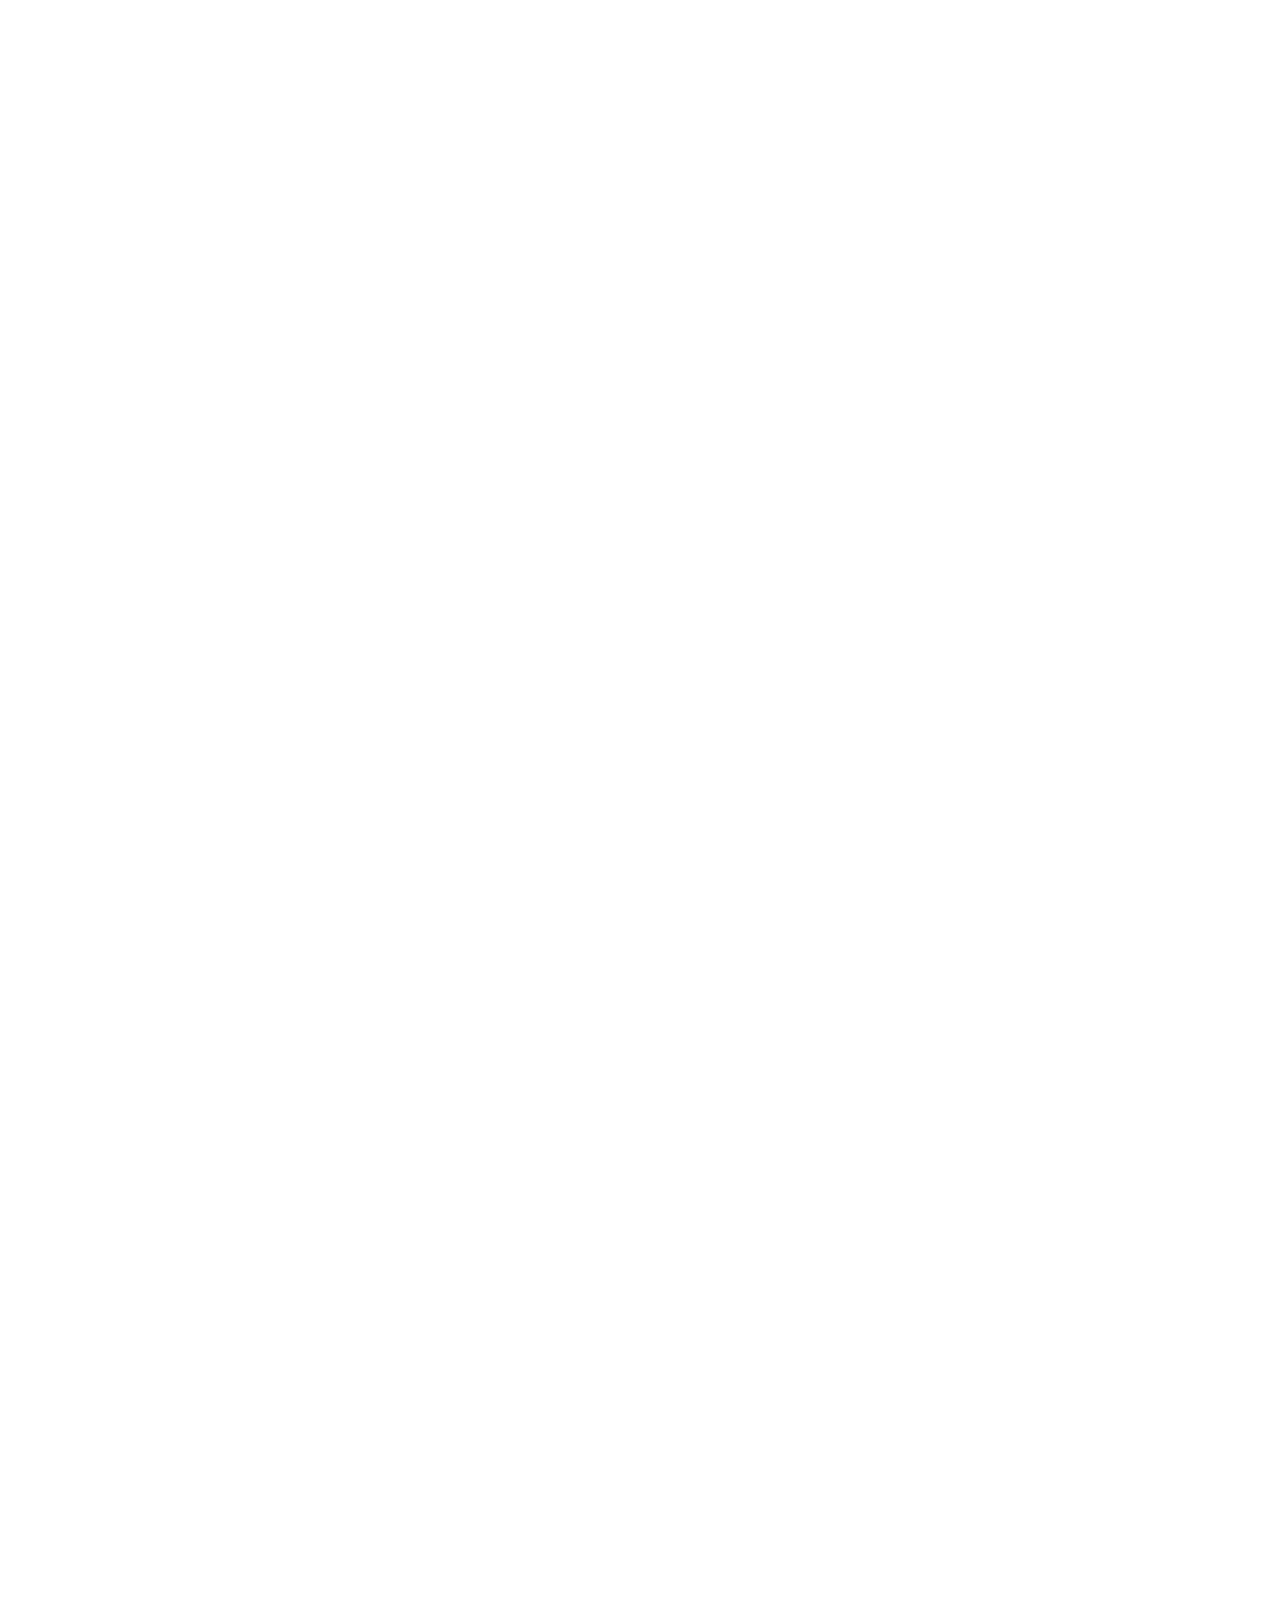
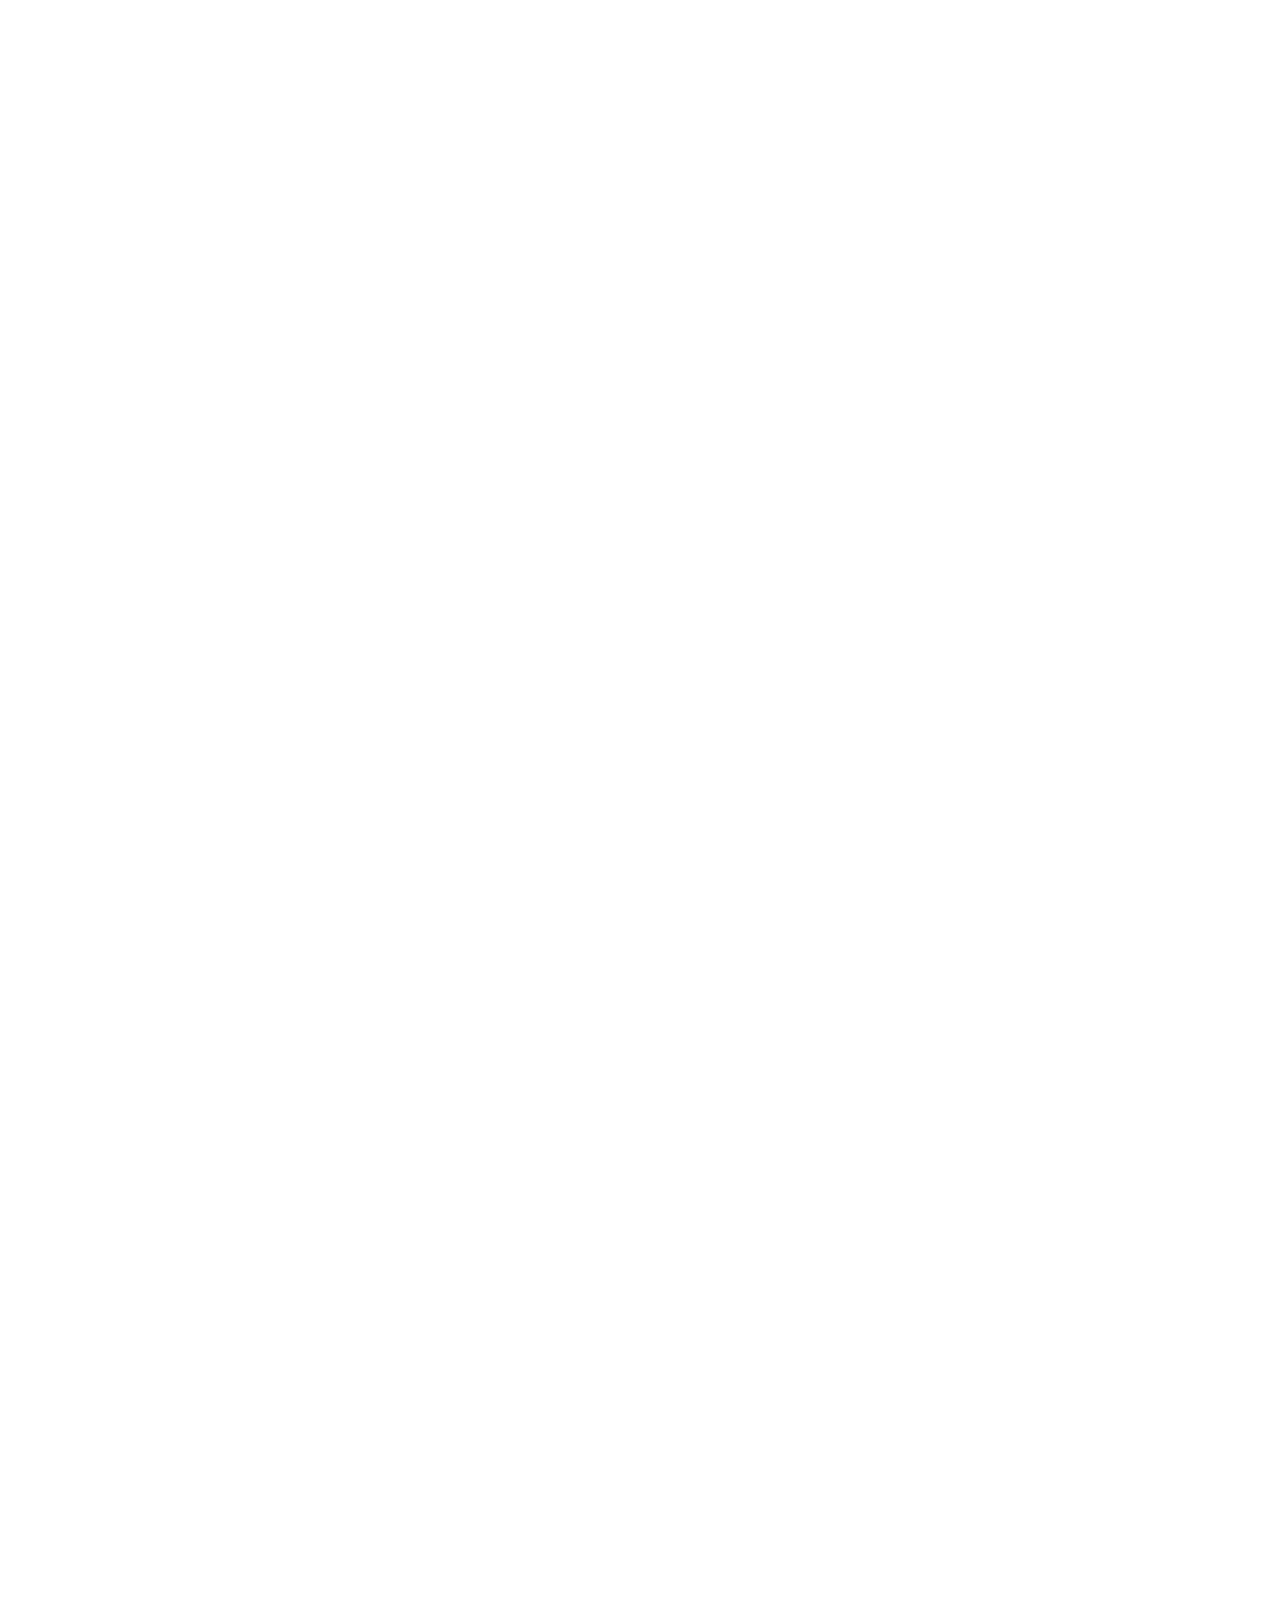
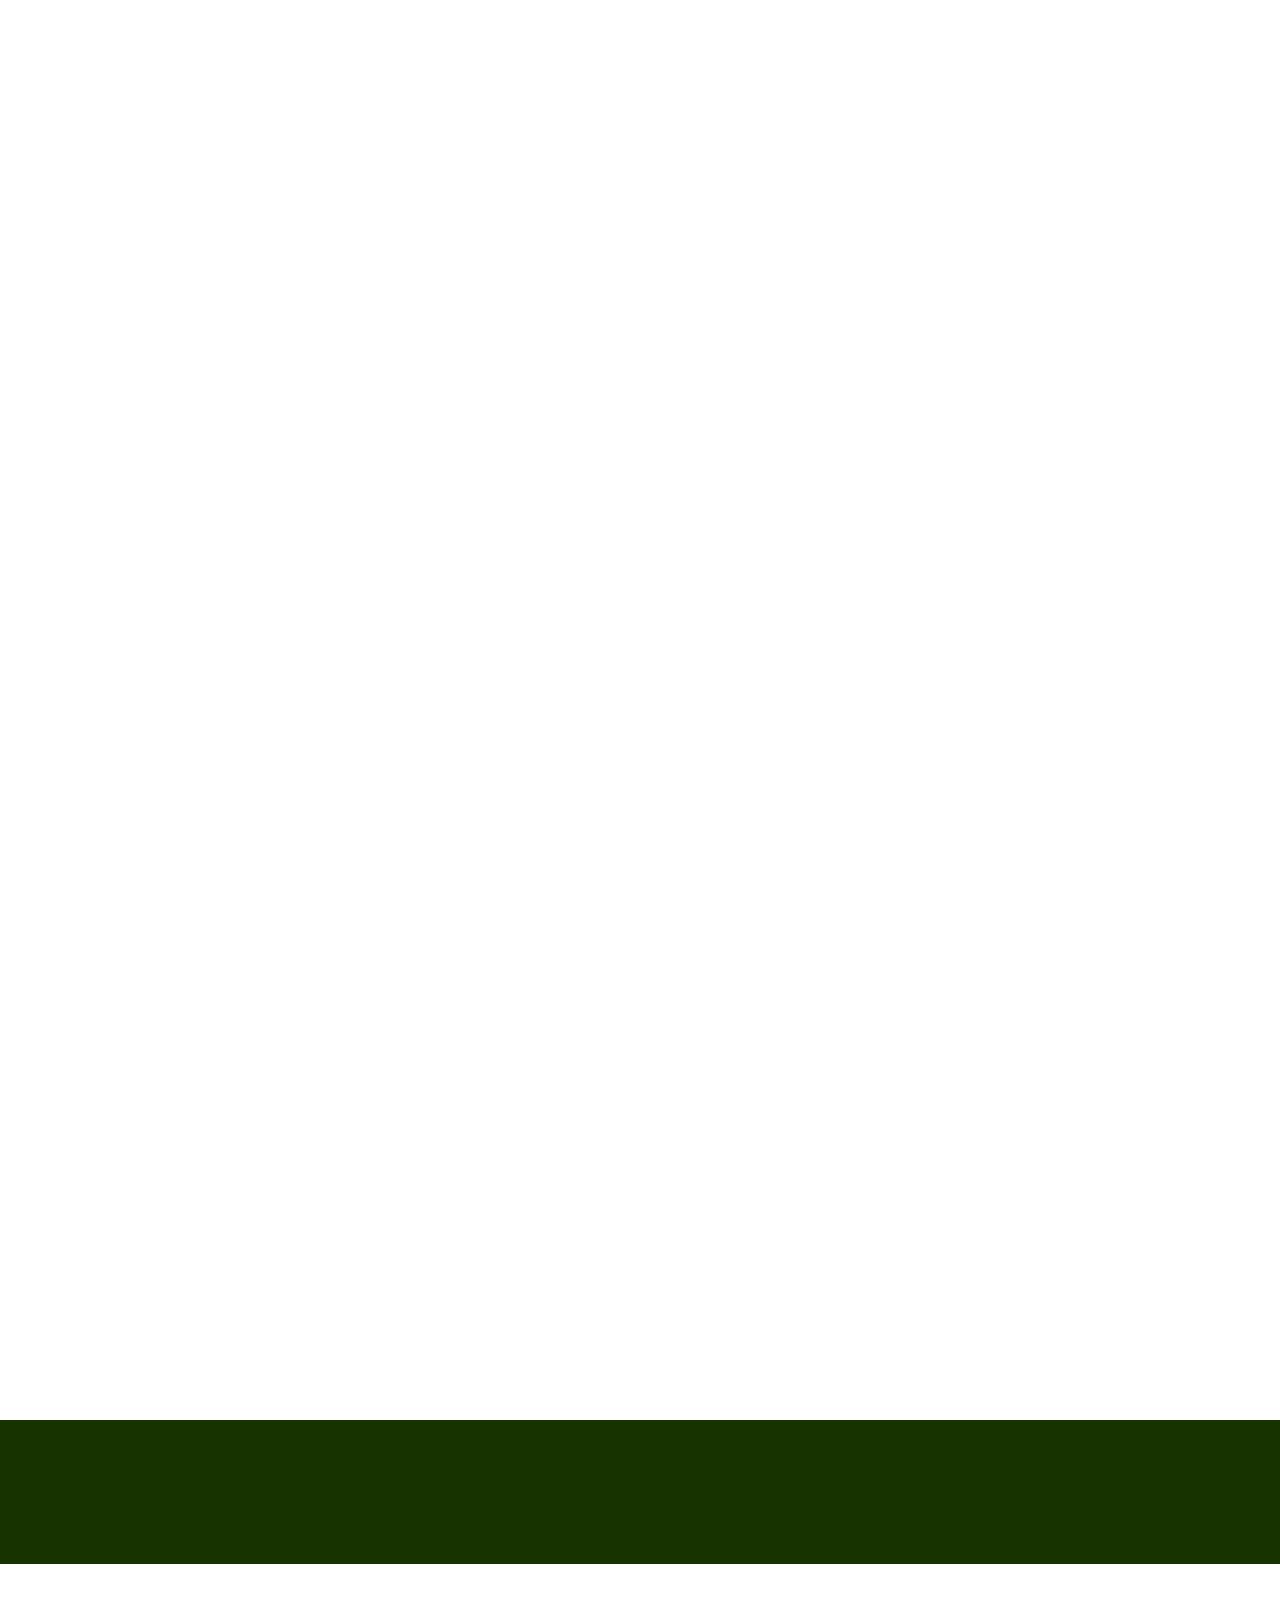
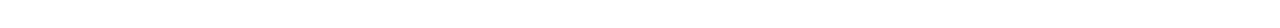
<file: critical-analysis.html>
<!DOCTYPE html>
<html  >
<head>
  <!-- Site made with Mobirise Website Builder v5.9.17, https://mobirise.com -->
  <meta charset="UTF-8">
  <meta http-equiv="X-UA-Compatible" content="IE=edge">
  <meta name="generator" content="Mobirise v5.9.17, mobirise.com">
  <meta name="viewport" content="width=device-width, initial-scale=1, minimum-scale=1">
  <link rel="shortcut icon" href="assets/images/download.svg" type="image/x-icon">
	<!-- HTML Meta Tags -->
	<title>A critical analysis of political party manifestos #FreeAndFair</title>
	<meta name="description" content="Read all about the tech-related electoral guarantees in the 2024 manifestos of political parties and their implications for digital rights and freedoms.">

	<!-- Facebook Meta Tags -->
	<meta property="og:url" content="https://freeandfair.in">
	<meta property="og:type" content="website">
	<meta property="og:title" content="A critical analysis of political party manifestos #FreeAndFair">
	<meta property="og:description" content="Read all about the tech-related electoral guarantees in the 2024 manifestos of political parties and their implications for digital rights and freedoms.">
	<meta property="og:image" content="https://content.internetfreedom.in/api/files/divco3ywedt9rpe/908f0zdnws0yji3/free_and_fair_website_launch_CdP3PI8Y4Y.png">

	<!-- Twitter Meta Tags -->
	<meta name="twitter:card" content="summary_large_image">
	<meta property="twitter:domain" content="freeandfair.in">
	<meta property="twitter:url" content="https://freeandfair.in">
	<meta name="twitter:title" content="A critical analysis of political party manifestos #FreeAndFair">
	<meta name="twitter:description" content="Read all about the tech-related electoral guarantees in the 2024 manifestos of political parties and their implications for digital rights and freedoms.">
	<meta name="twitter:image" content="https://content.internetfreedom.in/api/files/divco3ywedt9rpe/908f0zdnws0yji3/free_and_fair_website_launch_CdP3PI8Y4Y.png">


  <link rel="stylesheet" href="assets/web/assets/mobirise-icons2/mobirise2.css">
  <link rel="stylesheet" href="assets/bootstrap/css/bootstrap.min.css">
  <link rel="stylesheet" href="assets/bootstrap/css/bootstrap-grid.min.css">
  <link rel="stylesheet" href="assets/bootstrap/css/bootstrap-reboot.min.css">
  <link rel="stylesheet" href="assets/animatecss/animate.css">
  <link rel="stylesheet" href="assets/dropdown/css/style.css">
  <link rel="stylesheet" href="assets/theme/css/style.css">
  <link rel="preload" href="https://fonts.googleapis.com/css?family=Inter+Tight:100,200,300,400,500,600,700,800,900,100i,200i,300i,400i,500i,600i,700i,800i,900i&display=swap" as="style" onload="this.onload=null;this.rel='stylesheet'">
  <noscript><link rel="stylesheet" href="https://fonts.googleapis.com/css?family=Inter+Tight:100,200,300,400,500,600,700,800,900,100i,200i,300i,400i,500i,600i,700i,800i,900i&display=swap"></noscript>
  <link rel="preload" as="style" href="assets/mobirise/css/mbr-additional2.css?v=coZOpi"><link rel="stylesheet" href="assets/mobirise/css/mbr-additional2.css?v=coZOpi" type="text/css">




</head>
<body>

<section data-bs-version="5.1" class="menu menu2 cid-uajPODNr9V" once="menu" id="menu02-33">


	<nav class="navbar navbar-dropdown navbar-fixed-top navbar-expand-lg">
		<div class="container">
			<div class="navbar-brand">
				<span class="navbar-logo">
					<a href="https://internetfreedom.in/">
						<img src="assets/images/download.svg" alt="Internet Freedom Foundation" style="height: 3rem;">
					</a>
				</span>

			</div>
			<button class="navbar-toggler" type="button" data-toggle="collapse" data-bs-toggle="collapse" data-target="#navbarSupportedContent" data-bs-target="#navbarSupportedContent" aria-controls="navbarNavAltMarkup" aria-expanded="false" aria-label="Toggle navigation">
				<div class="hamburger">
					<span></span>
					<span></span>
					<span></span>
					<span></span>
				</div>
			</button>
            <div class="collapse navbar-collapse" id="navbarSupportedContent">
                <ul class="navbar-nav nav-dropdown" data-app-modern-menu="true">
                  <li class="nav-item dropdown">
                    <a class="nav-link link text-black text-primary dropdown-toggle show display-4" href="index.html#header15-1y" data-toggle="dropdown-submenu" data-bs-toggle="dropdown" data-bs-auto-close="outside" aria-expanded="true">Manifestos and Rights</a><div class="dropdown-menu show" aria-labelledby="dropdown-805" data-bs-popper="none">
                      <a class="text-black text-primary show dropdown-item display-4" href="index.html#about">IFF's Digital Rights Manifesto</a>
                      <a class="text-black text-primary show dropdown-item display-4" href="manifesto-analysis.html#manifesto-analysis">What are you voting for? </a>
                      <a class="text-black text-primary show dropdown-item display-4" href="critical-analysis.html">Critical analysis of party manifestos</a></div>
                  </li>
                  <li class="nav-item dropdown">
                    <a class="nav-link link text-black text-primary dropdown-toggle show display-4" href="index.html#header15-1y" data-toggle="dropdown-submenu" data-bs-toggle="dropdown" data-bs-auto-close="outside" aria-expanded="true">Stakeholder Engagements</a><div class="dropdown-menu show" aria-labelledby="dropdown-805" data-bs-popper="none"><a class="text-black text-primary dropdown-item display-4" href="index.html#parties-candidates" aria-expanded="false">Political parties and candidates</a><a class="text-black text-primary show dropdown-item display-4" href="index.html#eci">ECI</a>
                      <a class="text-black text-primary show dropdown-item display-4" href="index.html#platforms">Platforms</a>
                      <a class="text-black text-primary show dropdown-item display-4" href="index.html#voters">Voters</a></div>
                  </li>
                  <li class="nav-item">
                    <a class="nav-link link text-black text-primary display-4" href="digital-rights-election-edition.html" aria-expanded="false">Digital Rights are going great</a>
                  </li>
                  <!-- <li class="nav-item">
                    <a class="nav-link link text-black text-primary display-4" href="index.html#digital-rights-manifesto" aria-expanded="false">Press</a>
                  </li> -->
                </ul>

                <div class="navbar-buttons mbr-section-btn"><a class="btn btn-primary display-4" href="https://internetfreedom.in/donate/" target="_blank">Donate</a></div>
              </div>
		</div>
	</nav>
</section>

<section data-bs-version="5.1" class="article12 cid-ubWAtcfIXV" id="article12-3r">

    <div class="container">
        <div class="row justify-content-center">
            <div class="col-md-12 col-lg-12">
                <br><br><br><br><br>
                <h3 class="mbr-section-title mbr-fonts-style mb-4 mt-0 display-2"><strong>What are you voting for?:</strong><br><strong> A critical analysis of political party manifestos</strong></h3>
                <h4 class="mbr-section-subtitle mbr-fonts-style mb-4 display-7"><p>&nbsp;&nbsp;&nbsp;&nbsp;&nbsp;&nbsp;&nbsp;&nbsp;&nbsp;&nbsp;&nbsp;&nbsp;&nbsp;&nbsp;&nbsp;&nbsp;&nbsp;&nbsp;&nbsp;&nbsp;&nbsp; &nbsp; &nbsp;&nbsp;&nbsp;&nbsp;&nbsp;&nbsp;&nbsp;&nbsp;&nbsp;&nbsp;&nbsp;&nbsp;&nbsp;&nbsp;&nbsp;&nbsp;&nbsp;&nbsp;&nbsp;&nbsp;&nbsp;&nbsp;&nbsp;&nbsp;&nbsp;&nbsp;&nbsp;&nbsp;&nbsp;&nbsp;&nbsp;&nbsp;&nbsp;&nbsp;&nbsp;&nbsp;&nbsp;&nbsp;&nbsp;&nbsp;&nbsp;&nbsp;&nbsp;&nbsp;&nbsp;&nbsp;&nbsp;&nbsp;&nbsp;&nbsp;&nbsp;&nbsp;&nbsp;&nbsp;&nbsp;&nbsp;&nbsp;&nbsp;&nbsp;&nbsp;&nbsp;&nbsp;&nbsp;&nbsp;&nbsp;&nbsp;&nbsp;&nbsp;&nbsp;&nbsp;&nbsp;&nbsp;&nbsp;&nbsp;&nbsp;&nbsp;&nbsp;&nbsp;&nbsp;&nbsp;&nbsp;&nbsp;&nbsp;&nbsp;&nbsp;&nbsp;&nbsp;&nbsp;&nbsp;&nbsp;&nbsp;&nbsp;&nbsp;&nbsp;&nbsp;&nbsp;&nbsp;&nbsp;&nbsp;&nbsp;&nbsp;&nbsp;&nbsp;&nbsp;&nbsp;&nbsp;&nbsp;&nbsp;&nbsp;&nbsp;&nbsp;&nbsp;&nbsp;&nbsp;&nbsp;&nbsp;&nbsp;&nbsp;&nbsp;&nbsp;&nbsp;&nbsp;&nbsp;&nbsp;&nbsp;&nbsp;&nbsp;&nbsp;&nbsp;&nbsp;&nbsp;&nbsp;&nbsp;&nbsp;&nbsp;&nbsp;&nbsp;&nbsp;&nbsp;&nbsp;&nbsp;&nbsp;&nbsp;&nbsp;&nbsp;&nbsp;&nbsp;&nbsp;&nbsp;&nbsp;&nbsp;&nbsp;&nbsp;&nbsp;&nbsp;&nbsp;&nbsp;&nbsp;&nbsp;&nbsp;&nbsp;&nbsp;&nbsp;&nbsp;&nbsp;&nbsp;&nbsp;&nbsp;&nbsp;&nbsp;&nbsp;&nbsp;&nbsp;&nbsp;&nbsp;&nbsp;&nbsp;&nbsp;&nbsp;&nbsp;&nbsp;&nbsp;&nbsp;&nbsp;&nbsp;&nbsp;&nbsp;&nbsp;&nbsp;&nbsp;&nbsp;&nbsp;&nbsp;&nbsp;&nbsp;&nbsp;&nbsp;&nbsp;&nbsp;&nbsp;&nbsp;&nbsp;&nbsp;&nbsp;&nbsp;&nbsp;&nbsp;&nbsp;&nbsp;&nbsp;&nbsp;&nbsp;&nbsp;&nbsp;&nbsp;&nbsp;&nbsp;&nbsp;&nbsp;&nbsp;&nbsp;&nbsp;&nbsp;&nbsp;&nbsp;&nbsp;&nbsp;&nbsp;&nbsp;&nbsp;&nbsp;&nbsp;&nbsp;&nbsp;&nbsp;&nbsp;&nbsp;&nbsp;&nbsp;&nbsp;&nbsp; &nbsp; Monday, 6 May 2024<br></p></h4>

            </div>
        </div>
    </div>
</section>
<section data-bs-version="5.1" class="header13 cid-ubWAYpNsE0" id="header13-3t">





  <div class="align-center container">


    <div class="row justify-content-center">
      <div class="col-12 col-md-8">
        <img src="assets/images/ddag.png" alt="Digital Rights are going great" title="">
      </div>
    </div>
  </div>
</section>

<section data-bs-version="5.1" class="article12 cid-ubWKHFbLxz" id="article12-3u">

    <div class="container">
        <div class="row justify-content-center">
            <div class="col-md-12 col-lg-10">
                <h3 class="mbr-section-title mbr-fonts-style mb-4 mt-0 display-5"><p><strong>tl;dr</strong></p></h3>

                <p class="mbr-text mbr-fonts-style display-4n">A big part of political party accountability towards voters is the manifestos they release before elections. In manifestos from previous elections, we noted the absence of a clearly articulated message or political charter of demands surrounding the use of digital technologies in India. Following from this learning, analysed the 2024 manifestos released by the Bharatiya Janata Party (“BJP”), Indian National Congress (“INC”), Dravida Munnetra Kazhagam (“DMK”), Communist Party of India (Marxist) [“CPI(M)”], and Trinamool Congress (“TMC”) and identified all their digital rights and digital rights-adjacent electoral guarantees. In our analysis, we have noticed that each party has a different approach concerning technology and digital rights, with some emphasising privacy protection, others prioritising cybersecurity, and some lacking concrete proposals. This post aims to provide a comprehensive analysis of all technology-related electoral guarantees in the 2024 manifestos of these 5 parties and assess if these guarantees implicate digital rights and freedoms.<strong>&nbsp;</strong><br></p>
            </div>
        </div>
    </div>
</section>

<section data-bs-version="5.1" class="article12 cid-ubWKIj76zo" id="article12-3v">

    <div class="container">
        <div class="row justify-content-center">
            <div class="col-md-12 col-lg-10">
                <h3 class="mbr-section-title mbr-fonts-style mb-4 mt-0 display-5"><strong>Right to Privacy&nbsp;</strong></h3>

                <p class="mbr-text mbr-fonts-style display-4n">The issue of privacy has become increasingly significant in the digital age, prompting political parties to address it in their manifestos. The INC pledges to review and amend laws that encroach upon the right to privacy, demonstrating a commitment to upholding this fundamental right. They specifically mention a review of the Telecommunications Act, 2023 to remove provisions that infringe upon privacy rights. The CPI(M) promises protection against cyber-attacks and phishing, along with safeguarding privacy rights. They propose to introduce new legislation to create a justiciable framework for the Puttaswamy judgment and to establish an independent constitutional authority to oversee privacy violations by government and private entities. They also promise to roll back the “draconian provisions of the Telecommunication Act 2023 related to the… weakening of encrypted services, and KYC requirements of social media users”. The TMC emphasises safeguarding citizens from personal data breaches and undue surveillance. They propose a new “Digital Liberties Bill” to regulate the collection, storage, and use of personal data by government agencies, businesses, and other entities, highlighting a commitment to protecting digital rights.<br><br>In the realm of digital rights and their status as fundamental human rights, the manifestos of these major political parties in India present a shared perspective, except for the DMK. This absence of recognition across multiple parties indicates a disappointing consensus on this matter. The  DMK distinguishes itself by acknowledging and committing to the landmark judgments in the case of Justice K.S. Puttaswamy (Retd.) vs Union of India, where digital privacy was recognized as a fundamental right. In their manifesto, the DMK commits to amending the Digital Personal Data Protection Act (“DPDPA”), 2023 to explicitly include “digital rights as fundamental human rights”, aligning with the legal precedent set by the Puttaswamy case (read our initial analysis of the Act <a href="https://internetfreedom.in/iffs-first-read-of-the-draft-digital-personal-data-protection-bill-2023/" class="text-secondary">here</a>). While the majority of parties overlook the status of digital rights, the DMK's proactive stance signifies a departure from this trend. <br><br><br>Contrastingly, the BJP focuses on protection against cyber threats in their manifesto, aiming to provide cybersecurity products for small traders and MSMEs. However, they neither promise to amend existing laws that may violate privacy rights nor guarantee additional legal interventions to safeguard privacy. The BJP has outlined an ambitious goal in their manifesto to achieve 100% implementation of the "One Nation, One Student ID" initiative through the Automated Permanent Academic Account Registry (“APAAR”). However, as we delve deeper into the framework and implementation plan of APAAR for both public and private schools across India, several significant issues come to light. The concept of issuing a unique student ID to school-going children, linked to their Aadhaar numbers, raises concerns regarding data collection, usage, storage, and sharing. The proposed system aims to store permanent educational and extra-curricular records of students, which could have far-reaching implications for privacy and data protection. Particularly noteworthy is the absence of India's overarching data protection legislation, the DPDPA, 2023, which has yet to come into effect. Without the legal framework provided by the DPDPA, any collection, processing, storing, or sharing of student data during this time lacks proper legal safeguards. Moreover, Section 9(3) of the DPDPA explicitly prohibits "tracking or behavioural monitoring of children or targeted advertising directed at children" by entities. However, the absence of robust safeguards in the form of open APIs and channels of data sharing could potentially expose children's data to third parties who may exploit it for such purposes. This raises significant concerns about the potential misuse of student data and the need for stringent measures to protect their privacy and rights (read our analysis of the APAAR ID <a href="https://internetfreedom.in/aadhaar-based-student-id-raises-alarms-for-privacy/" class="text-secondary">here</a>).<br></p>
            </div>
        </div>
    </div>
</section>

<section data-bs-version="5.1" class="article12 cid-ubWKLhw4qr" id="article12-3w">

    <div class="container">
        <div class="row justify-content-center">
            <div class="col-md-12 col-lg-10">
                <h3 class="mbr-section-title mbr-fonts-style mb-4 mt-0 display-5"><strong>Freedom of Speech</strong></h3>

                <p class="mbr-text mbr-fonts-style display-4n">The constant and worrying <a href="https://rsf.org/en/modi-ramps-online-censorship-india" class="text-secondary">threat</a> to the free flow of information online in recent times has contributed to increased momentum around discussions on freedom of speech. Below is our analysis of the different promises presented by political parties in this regard.<br>INC has pledged to enact legislation “to preserve the freedom of the Internet” and prevent arbitrary and frequent internet shutdowns. Additionally, they propose amendments to the Cinematograph Act, 1952, to promote transparent grading by the Central Board of Film Certification. They highlight the potential abuse of power facilitated by laws such as the Broadcasting Services (Regulation) Bill of 2023 and the DPDPA, 2023, which grant expansive censorship powers to the government. They commit to withdrawing the Broadcasting Services Bill and amending or deleting restrictive provisions in other acts to eliminate backdoor censorship, emphasising the importance of protecting freedom of expression. They also advocate for revisiting the Telecommunications Act, 2023 to eliminate provisions curbing freedom of speech. Moreover, INC emphasises self-regulation within the media sphere to address misuse, with proposed amendments to the Press Council of India Act of 1978 to “strengthen the system of self-regulation, protect journalistic freedoms, uphold editorial independence and guard against government interference”. Furthermore, they aim to empower the Press Council to combat fake news and paid news. <br><br><br>DMK focuses on amending Section 124 of the Indian Penal Code to enhance freedom of speech by removing restrictive measures. Similarly, the CPI(M) promises steps to control the spread of fake news and act on those groups and individuals promoting fake news. They add that the 2021 amendments to the IT Rules will be withdrawn, the draft Registration of Press and Periodicals Bill, 2022 will be reviewed, and the draft Broadcasting Services (Regulation) Bill, 2023, replacing the Cable Television Networks (Regulation Act), will not be considered. They also guarantee to roll back the draconian IT Amendment Rules, 2023 which grants the government arbitrary censorship powers by providing for the establishment of a fact check unit, established at the sole discretion of the Union government, and aimed at fact checking online information related to the Union government (read our public brief on the IT Amendment Rules, 2023 <a href="https://internetfreedom.in/public-brief-it-amendment-rules-2023/" class="text-primary">here</a>). They advocate for a comprehensive review of criminal codes to eliminate undemocratic provisions and enhancement of police powers and to protect the right to dissent. They also stress strengthening the Right to Information Act, 2005 to foster transparent governance. On the other hand, the TMC emphasises the need for defined regulations to prevent unilateral internet shutdowns, without delving into broader legislative reforms. <br><br><br>Disappointingly, the BJP has not outlined specific measures regarding freedom of speech in their manifesto. It is evident that different parties propose different strategies to uphold freedom of speech and expression. While some advocate legislative amendments and self-regulation within the media, others focus on amending existing laws and promoting transparency in governance. However, the absence of concrete proposals from certain parties raises questions about their commitment to this fundamental democratic principle. Ultimately, a balanced approach that respects both freedom of expression and responsible governance is essential for a thriving democracy.<br></p>
            </div>
        </div>
    </div>
</section>

<section data-bs-version="5.1" class="article12 cid-ubWKMCa3ak" id="article12-3x">

    <div class="container">
        <div class="row justify-content-center">
            <div class="col-md-12 col-lg-10">
                <h3 class="mbr-section-title mbr-fonts-style mb-4 mt-0 display-5"><strong>Inclusion and equality</strong></h3>

                <p class="mbr-text mbr-fonts-style display-4n">Technological inclusion and equity are pivotal for ensuring equal access and opportunities for all citizens. The BJP, in its manifesto, focuses on technological advancement through the expansion of 5G networks and the development of 6G technology. Additionally, they aim to strengthen social security systems through digitisation, making it easier for citizens to enroll in schemes and conduct seamless payments. They also prioritise providing comprehensive training to senior citizens in online payment methods while increasing awareness about online scams. These initiatives aim to bridge the digital divide and ensure inclusivity in accessing digital services. <br><br>The DMK emphasises the establishment of a National e-Governance Program to achieve complete computerised administration in all villages. They also pledge to provide free Wi-Fi services in all significant locations statewide, enhancing digital connectivity and access to information, particularly in rural areas. <br><br>The CPI(M) takes a different approach by proposing to repeal the Telecommunications Bill of 2023, aiming to reverse pro-private telecom policies to encourage telecom and internet penetration in rural and remote areas via the public sector. They advocate for strengthening public sector telecom companies by guaranteeing a level playing field and rapid roll-out of 4G and 5G services, ensuring the right to the internet, promoting free and open-source software (FOSS), and other new technologies. These measures aim to democratise access to telecommunications services and bridge the digital gap between urban and rural areas. <br><br>The TMC focuses on enhancing e-governance efforts in Bengal, aiming to pioneer greater digital citizen participation across governance services. They propose real-time information management systems and online feedback mechanisms to ensure transparency and accessibility of government programs and schemes to citizens. Disappointingly, the INC does not explicitly address inclusion and equity in technology in its manifesto.<br></p>
            </div>
        </div>
    </div>
</section>

<section data-bs-version="5.1" class="article12 cid-ubWMcOEylH" id="article12-3y">

    <div class="container">
        <div class="row justify-content-center">
            <div class="col-md-12 col-lg-10">
                <h3 class="mbr-section-title mbr-fonts-style mb-4 mt-0 display-5"><strong>Surveillance</strong></h3>

                <p class="mbr-text mbr-fonts-style display-4n">The issue of surveillance in the digital age has sparked significant debate and concern regarding individual privacy and civil liberties. The INC, in its manifesto, pledges to restrict government powers for the surveillance of journalists, seizure of their devices, and exposure of their sources to safeguard independent journalism. <br><br>The CPI(M) proposes comprehensive measures to prevent surveillance and snooping of individuals as well as the use of malware, hacking or other intrusive technologies such as Pegasus to gain control over citizens‟ phones, computers and other digital devices. They advocate for scrapping the mandatory use of Aadhaar for social welfare schemes, “regulating data-mining and IT-based surveillance so as to ensure public good”, and preventing digital surveillance by state agencies without explicit warrants and judicial supervision. They also aim to revoke the DPDPA, 2023 and roll back draconian provisions of the Telecommunications Act, 2023 related to surveillance, weakening of encrypted services, and KYC requirements of social media users. <br><br>The TMC prioritises the regulation of surveillance technologies to prevent misuse and spying on private citizens, media, or politicians, highlighting the need for new regulations to address these concerns. In contrast, the DMK remains silent on the issue of digital surveillance in their manifestos, neither mentioning changes to current regulations/laws nor outlining future plans in this regard.<br><br>The BJP proposes the introduction of the Police Modernisation Scheme to equip police forces with the latest technologies and provide necessary training. While modernising law enforcement can enhance efficiency and effectiveness in maintaining public safety, it can also lead to unconstitutional and illegal use of surveillance technology in public spaces. Technological advancements have expanded the scope of state policing (<a href="https://internetfreedom.in/the-status-of-cctv-policing-in-india-2023/" class="text-secondary">Link</a>), blurring the lines between permissible and non-permissible data collection practices. As such, it is crucial to establish clear boundaries and safeguards to protect individual privacy rights while ensuring public safety. In their manifesto, the BJP emphasises the importance of bolstering “Bharat's” digital sovereignty and pledges to take stringent action against digital entities that pose threats to the safety of Bharatiya on the internet. While the goal of enhancing digital sovereignty is creditable, it is essential to ensure that the implementation of this goal does not infringe upon the right to privacy and other aligned digital rights of individuals. The BJP’s conception of ‘Digital Nagriks’ of the ‘Digital India’ must not unfold at the cost of constitutionally guaranteed rights. India will only truly achieve digital sovereignty when Digital Nagriks are empowered with data transparency and ownership.&nbsp;<br></p>
            </div>
        </div>
    </div>
</section>

<section data-bs-version="5.1" class="article12 cid-ubWMeObZgx" id="article12-3z">

    <div class="container">
        <div class="row justify-content-center">
            <div class="col-md-12 col-lg-10">
                <h3 class="mbr-section-title mbr-fonts-style mb-4 mt-0 display-5"><strong>Conclusion</strong></h3>

                <p class="mbr-text mbr-fonts-style display-4n">In our examination of these manifestos, we came across varying approaches adopted by parties to address the multifaceted landscape of digital rights. From the INC's commitment to reviewing and amending laws to safeguard privacy to the proactive stance of the DMK in acknowledging digital rights as fundamental human rights, each party presents a distinct perspective. The absence of concrete proposals from certain parties underscores the complexity of balancing privacy concerns with the demands of governance and security. Some parties identified the need for robust legislative frameworks, particularly in addressing digital privacy and surveillance, to protect individual rights and freedoms in an increasingly digitised society. Ultimately, the inclusion of the digital rights agenda in these prominent party manifestos indicates the urgent need to ensure the preservation of privacy rights alongside technological advancements and security measures in a thriving democracy.<br></p>
            </div>
        </div>
    </div>
</section>

<section data-bs-version="5.1" class="article12 cid-ubXIOkS1aZ" id="article12-40">

    <div class="container">
        <div class="row justify-content-center">
            <div class="col-md-12 col-lg-10">
                <h3 class="mbr-section-title mbr-fonts-style mb-4 mt-0 display-5"><strong>Important documents</strong></h3>

                <p class="mbr-text mbr-fonts-style display-4n"></p><ol><li>IFF’s seven-point agenda on digital rights (<a href="https://internetfreedom.in/digital-nagriks-demands-elections/" class="text-secondary">Link</a>)</li><li>IFF’s election website #FreeAndFair (<a href="https://internetfreedom.in/freeandfair-launching-iffs-election-website/" class="text-secondary">Link</a>)</li><li>BJP’s 2024 manifesto (<a href="https://drive.google.com/file/d/1yo2BYuHjgDf9kbklDRzEFHLyMdPiskOK/view?usp=sharing" class="text-secondary">Link</a>)</li><li>INC’s 2024 manifesto (<a href="https://drive.google.com/file/d/1ka-Spyv0TORBslZ4E1ohgWeL6yjY8hrd/view?usp=sharing" class="text-secondary">Link</a>)</li><li>DMK’s 2024 manifesto (<a href="https://drive.google.com/file/d/1K1YGc_g8ey3Mns5SSVemHn1qlyDU02ZZ/view?usp=sharing" class="text-secondary">Link</a>)</li><li>CPIM’s 2024 manifesto (<a href="https://drive.google.com/file/d/1TVRGQEmulRopjwCckgvXpxPsRej40hSz/view?usp=sharing" class="text-secondary">Link</a>)</li><li>TMC’s 2024 manifesto (<a href="https://drive.google.com/file/d/1cCk8mPDKFPXLuRsmVN0hu7IbbPSR8gQE/view?usp=sharing" class="text-secondary">Link</a>)</li><br></ol><p></p>
            </div>
        </div>
    </div>
</section>

<section data-bs-version="5.1" class="footer2 cid-uajPOGOtDo" once="footers" id="footer02-3e">
    <div class="container">
        <div class="row">
            <div class="col-12 col-lg-6 center mt-2 mb-3">
				<a href="https://internetfreedom.in/" class="text-primary">Internet Freedom Foundation</a>
            </div>
            <div class="col-12 col-lg-6 center">
                <div class="row-links mt-2 mb-3">
                    <ul class="row-links-soc">




					<li class="row-links-soc-item mbr-fonts-style display-small">
                            <a href="https://www.instagram.com/internetfreedom.in/" class="text-primary">Instagram</a>
                        </li><li class="row-links-soc-item mbr-fonts-style display-small">
                            <a href="https://t.me/IFFchats" class="text-primary">Telegram</a>
                        </li><li class="row-links-soc-item mbr-fonts-style display-small">
                            <a href="https://twitter.com/internetfreedom" class="text-primary">Twitter</a>
                        </li><li class="row-links-soc-item mbr-fonts-style display-small">
                            <a href="https://mas.to/@internetfreedom" class="text-primary">Mastodon</a>
                        </li><li class="row-links-soc-item mbr-fonts-style display-small">
                            <a href="https://www.reddit.com/user/InternetFreedomIn/" class="text-primary">Reddit</a>
                        </li><li class="row-links-soc-item mbr-fonts-style display-small">
                            <a href="https://github.com/InternetFreedomFoundation/election-watch" class="text-primary">Github</a>
                        </li></ul>
                </div>
            </div>
        </div>
    </div>
</section><section class="display-7" style="padding: 0;align-items: center;justify-content: center;flex-wrap: wrap;    align-content: center;display: flex;position: relative;height: 4rem;"></section><script src="assets/bootstrap/js/bootstrap.bundle.min.js"></script><script src="assets/parallax/jarallax.js"></script>  <script src="assets/smoothscroll/smooth-scroll.js"></script>  <script src="assets/ytplayer/index.js"></script>  <script src="assets/dropdown/js/navbar-dropdown.js"></script>  <script src="assets/mbr-switch-arrow/mbr-switch-arrow.js"></script>  <script src="assets/theme/js/script.js"></script>


  <input name="animation" type="hidden">
  </body>
</html>
</file>
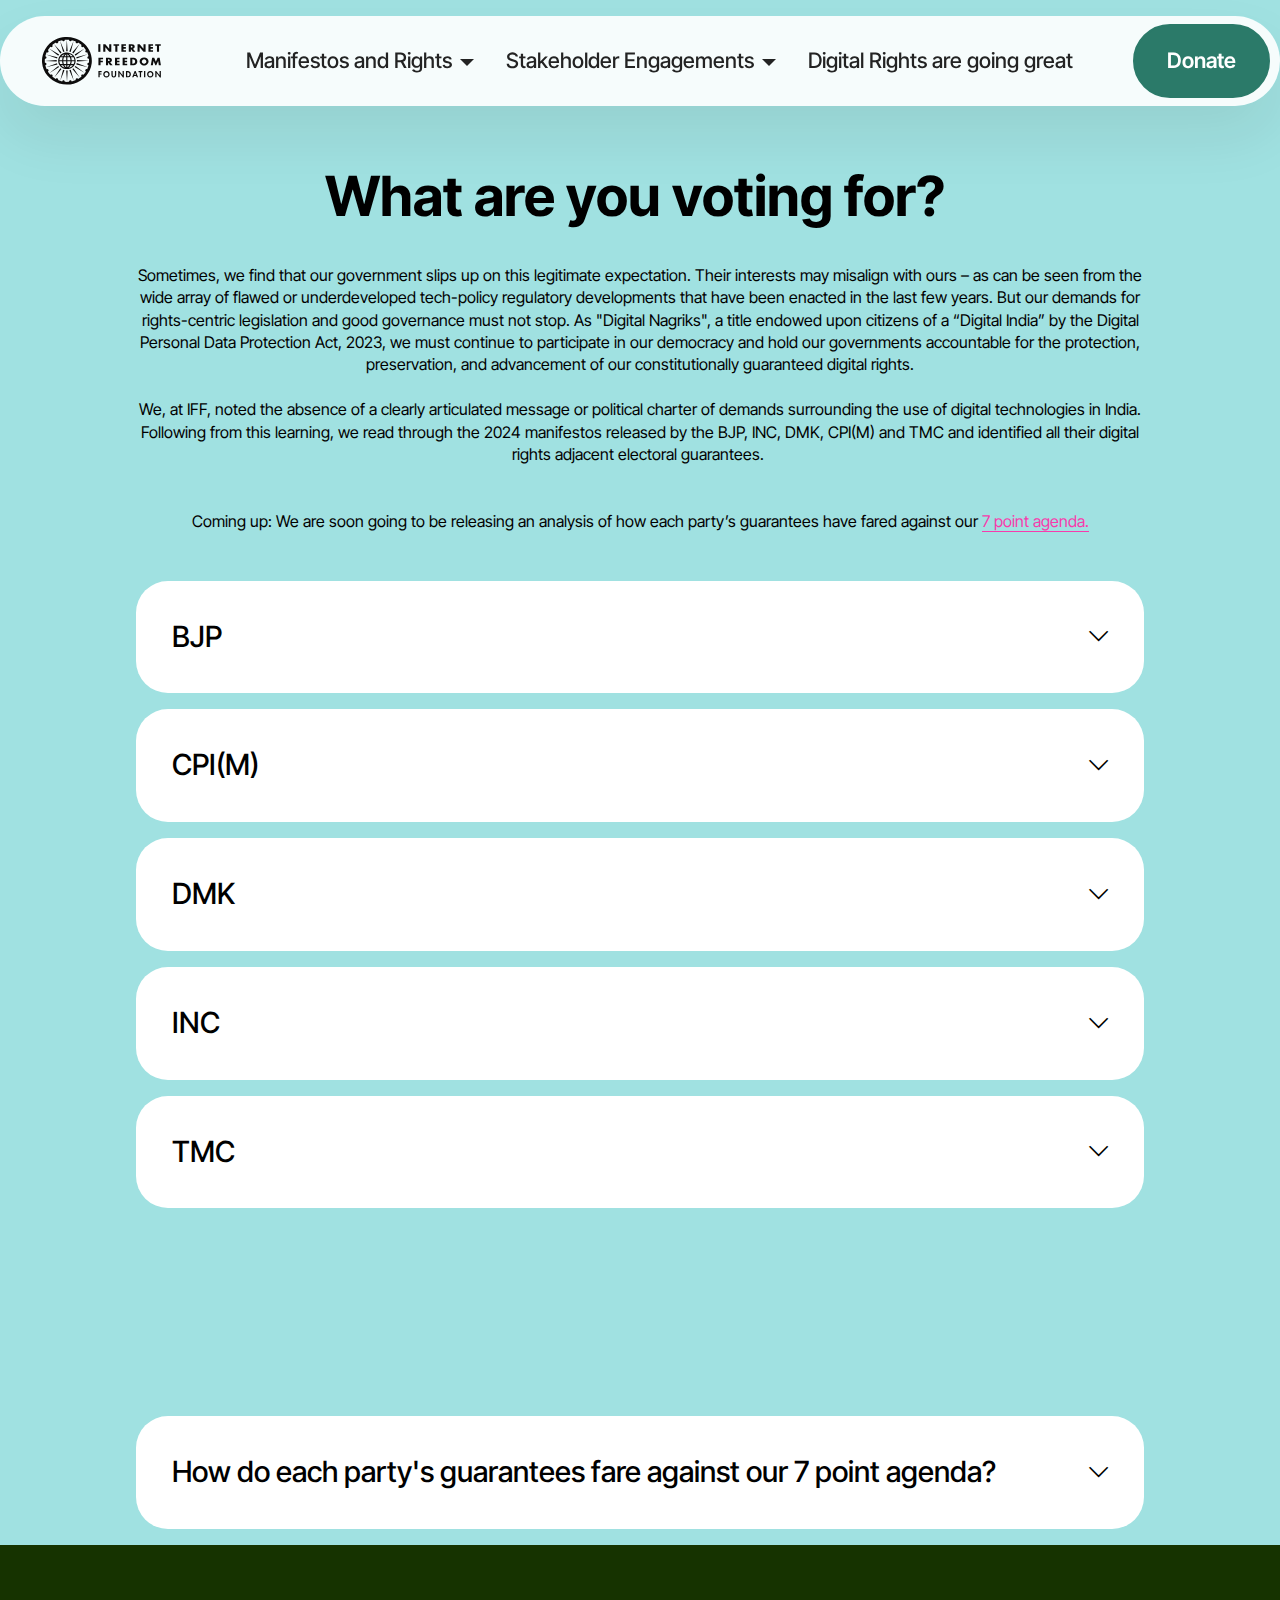
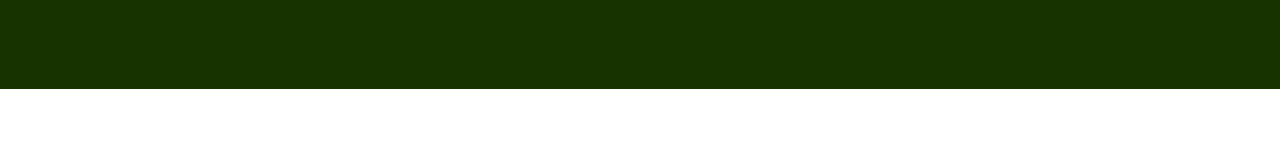
<file: manifesto-analysis.html>
<!DOCTYPE html>
<html  >
<head>
  <!-- Site made with Mobirise Website Builder v5.9.17, https://mobirise.com -->
  <meta charset="UTF-8">
  <meta http-equiv="X-UA-Compatible" content="IE=edge">
  <meta name="generator" content="Mobirise v5.9.17, mobirise.com">
  <meta name="viewport" content="width=device-width, initial-scale=1, minimum-scale=1">
  <link rel="shortcut icon" href="assets/images/download.svg" type="image/x-icon">
	<!-- HTML Meta Tags -->
	<title>What are you voting for?</title>
	<meta name="description" content="Read how parties measure up when it comes to your digital rights">

	<!-- Facebook Meta Tags -->
	<meta property="og:url" content="https://freeandfair.in">
	<meta property="og:type" content="website">
	<meta property="og:title" content="What are you voting for?">
	<meta property="og:description" content="Read how parties measure up when it comes to your digital rights">
	<meta property="og:image" content="https://content.internetfreedom.in/api/files/divco3ywedt9rpe/h4rz870ra3grj90/free_and_fair_website_launch_1_LJaTUyJ4OI.png">

	<!-- Twitter Meta Tags -->
	<meta name="twitter:card" content="summary_large_image">
	<meta property="twitter:domain" content="freeandfair.in">
	<meta property="twitter:url" content="https://freeandfair.in">
	<meta name="twitter:title" content="What are you voting for?">
	<meta name="twitter:description" content="Read how parties measure up when it comes to your digital rights">
	<meta name="twitter:image" content="https://content.internetfreedom.in/api/files/divco3ywedt9rpe/h4rz870ra3grj90/free_and_fair_website_launch_1_LJaTUyJ4OI.png">


  <link rel="stylesheet" href="assets/web/assets/mobirise-icons2/mobirise2.css">
  <link rel="stylesheet" href="assets/bootstrap/css/bootstrap.min.css">
  <link rel="stylesheet" href="assets/bootstrap/css/bootstrap-grid.min.css">
  <link rel="stylesheet" href="assets/bootstrap/css/bootstrap-reboot.min.css">
  <link rel="stylesheet" href="assets/animatecss/animate.css">
  <link rel="stylesheet" href="assets/dropdown/css/style.css">
  <link rel="stylesheet" href="assets/theme/css/style.css">
  <link rel="preload" href="https://fonts.googleapis.com/css?family=Inter+Tight:100,200,300,400,500,600,700,800,900,100i,200i,300i,400i,500i,600i,700i,800i,900i&display=swap" as="style" onload="this.onload=null;this.rel='stylesheet'">
  <noscript><link rel="stylesheet" href="https://fonts.googleapis.com/css?family=Inter+Tight:100,200,300,400,500,600,700,800,900,100i,200i,300i,400i,500i,600i,700i,800i,900i&display=swap"></noscript>
  <link rel="preload" as="style" href="assets/mobirise/css/mbr-additional2.css?v=coZOpi"><link rel="stylesheet" href="assets/mobirise/css/mbr-additional2.css?v=coZOpi" type="text/css">




</head>
<body>

<section data-bs-version="5.1" class="menu menu2 cid-uajPODNr9V" once="menu" id="menu02-33">


	<nav class="navbar navbar-dropdown navbar-fixed-top navbar-expand-lg">
		<div class="container">
			<div class="navbar-brand">
				<span class="navbar-logo">
					<a href="https://internetfreedom.in/">
						<img src="assets/images/download.svg" alt="Internet Freedom Foundation" style="height: 3rem;">
					</a>
				</span>

			</div>
			<button class="navbar-toggler" type="button" data-toggle="collapse" data-bs-toggle="collapse" data-target="#navbarSupportedContent" data-bs-target="#navbarSupportedContent" aria-controls="navbarNavAltMarkup" aria-expanded="false" aria-label="Toggle navigation">
				<div class="hamburger">
					<span></span>
					<span></span>
					<span></span>
					<span></span>
				</div>
			</button>
			<div class="collapse navbar-collapse" id="navbarSupportedContent">
				<ul class="navbar-nav nav-dropdown" data-app-modern-menu="true">
				  <li class="nav-item dropdown">
					<a class="nav-link link text-black text-primary dropdown-toggle show display-4" href="index.html#header15-1y" data-toggle="dropdown-submenu" data-bs-toggle="dropdown" data-bs-auto-close="outside" aria-expanded="true">Manifestos and Rights</a><div class="dropdown-menu show" aria-labelledby="dropdown-805" data-bs-popper="none">
					  <a class="text-black text-primary show dropdown-item display-4" href="index.html#about">IFF's Digital Rights Manifesto</a>
					  <a class="text-black text-primary show dropdown-item display-4" href="manifesto-analysis.html#manifesto-analysis">What are you voting for? </a>
					  <a class="text-black text-primary show dropdown-item display-4" href="critical-analysis.html">Critical analysis of party manifestos</a></div>
				  </li>
				  <li class="nav-item dropdown">
					<a class="nav-link link text-black text-primary dropdown-toggle show display-4" href="index.html#header15-1y" data-toggle="dropdown-submenu" data-bs-toggle="dropdown" data-bs-auto-close="outside" aria-expanded="true">Stakeholder Engagements</a><div class="dropdown-menu show" aria-labelledby="dropdown-805" data-bs-popper="none"><a class="text-black text-primary dropdown-item display-4" href="index.html#parties-candidates" aria-expanded="false">Political parties and candidates</a><a class="text-black text-primary show dropdown-item display-4" href="index.html#eci">ECI</a>
					  <a class="text-black text-primary show dropdown-item display-4" href="index.html#platforms">Platforms</a>
					  <a class="text-black text-primary show dropdown-item display-4" href="index.html#voters">Voters</a></div>
				  </li>
				  <li class="nav-item">
					<a class="nav-link link text-black text-primary display-4" href="digital-rights-election-edition.html" aria-expanded="false">Digital Rights are going great</a>
				  </li>
				  <!-- <li class="nav-item">
					<a class="nav-link link text-black text-primary display-4" href="index.html#digital-rights-manifesto" aria-expanded="false">Press</a>
				  </li> -->
				</ul>

				<div class="navbar-buttons mbr-section-btn"><a class="btn btn-primary display-4" href="https://internetfreedom.in/donate/" target="_blank">Donate</a></div>
			  </div>
		</div>
	</nav>
</section>

<section data-bs-version="5.1" class="list1 cid-uajPOEtzmu" id="manifesto-analysis">
	<div class="container">
		<div class="row justify-content-center">
			<div class="col-12 col-md-12 col-lg-10 m-auto">
				<div class="content">
					<div class="row justify-content-center mb-5">
						<div class="col-12 content-head">
							<div class="mbr-section-head">
								<h4 class="mbr-section-title mbr-fonts-style align-center mb-0 display-2"><strong>What are you voting for?&nbsp;</strong><strong><br></strong></h4>
								<h5 class="mbr-section-subtitle mbr-fonts-style align-center mt-4 mb-0 display-7">Sometimes, we find that our government slips up on this legitimate expectation. Their interests may misalign with ours – as can be seen from the wide array of flawed or underdeveloped tech-policy regulatory developments that have been enacted in the last few years. But our demands for rights-centric legislation and good governance must not stop. As "Digital Nagriks", a title endowed upon citizens of a “Digital India” by the Digital Personal Data Protection Act, 2023, we must continue to participate in our democracy and hold our governments accountable for the protection, preservation, and advancement of our constitutionally guaranteed digital rights.<div><br></div><div>We, at IFF, noted the absence of a clearly articulated message or political charter of demands surrounding the use of digital technologies in India. Following from this learning, we read through the 2024 manifestos released by the BJP, INC, DMK, CPI(M) and TMC and identified all their digital rights adjacent electoral guarantees.&nbsp;</div><br><div><br></div><div>Coming up: We are soon going to be releasing an analysis of how each party’s guarantees have fared against our <a href="index.html#list01-1i" class="text-secondary">7 point agenda.</a></div></h5>
							</div>
						</div>
					</div>
					<div id="bootstrap-accordion_30" class="panel-group accordionStyles accordion" role="tablist" aria-multiselectable="true">
						<div class="card">
							<div class="card-header" role="tab" id="headingOne">
								<a role="button" class="panel-title collapsed" data-toggle="collapse" data-bs-toggle="collapse" data-core="" href="#collapse1_30" aria-expanded="false" aria-controls="collapse1">
									<h6 class="panel-title-edit mbr-semibold mbr-fonts-style mb-0 display-5">BJP</h6>
									<span class="sign mbr-iconfont mobi-mbri-arrow-down"></span>
								</a>
							</div>
							<div id="collapse1_30" class="panel-collapse noScroll collapse" role="tabpanel" aria-labelledby="headingOne" data-parent="#accordion" data-bs-parent="#bootstrap-accordion_30">
								<div class="panel-body">
									<p class="mbr-fonts-style panel-text display-7"></p><div><ul><br><li><a href="https://www.bjp.org/files/inline-documents/Modi-Ki-Guarantee-Sankalp-Patra-English_0.pdf" class="text-primary">Link to full party manifesto</a> </li><br><li>Protection against Cyber threats, will create a suite of public cybersecurity products to help small traders and MSMEs protect themselves against the cyber threats and frauds.</li><br><li>Commitment to sharing technology with partner nations, elevating Bharat's digital public infrastructure globally.</li><br><li>Will take further steps towards strengthening Bharat's digital sovereignty and will take stringent action against digital entities that threaten the safety of Bharatiya on the internet.</li><br><li>To expand the 5G networks and take the lead in the development of 6G technology.</li><br><li>Building on the success of the above digital learning initiatives, we will operationalize a digital university for industry-focused free courses to provide upskilling opportunities for low-income families.</li><br><li>To introduce the Police Modernization Scheme to equip the Police forces with latest technologies and provide required training.</li><br><li>Completing 100% implementation of “One Nation, One Student ID” through the automated Permanent Academic Account Registry (APAAR)</li><br><li>Strengthening social security systems through digitization and digital India network to facilitate easy enrollment for the schemes and seamless payment.</li><br><li>Providing comprehensive training to senior citizens in using UPI and other online payment methods, while increasing awareness about online scams.</li><br></ul></div><p></p>
								</div>
							</div>
						</div>





					</div>
				</div>
			</div>
		</div>
	</div>
</section>

<section data-bs-version="5.1" class="list1 cid-uajPOEQFAI" id="analysis-table">

	<div class="container">
		<div class="row justify-content-center">
			<div class="col-12 col-md-12 col-lg-10 m-auto">
				<div class="content">

					<div id="bootstrap-accordion_31" class="panel-group accordionStyles accordion" role="tablist" aria-multiselectable="true">
						<div class="card">
							<div class="card-header" role="tab" id="headingOne">
								<a role="button" class="panel-title collapsed" data-toggle="collapse" data-bs-toggle="collapse" data-core="" href="#collapse1_31" aria-expanded="false" aria-controls="collapse1">
									<h6 class="panel-title-edit mbr-semibold mbr-fonts-style mb-0 display-5">CPI(M)</h6>
									<span class="sign mbr-iconfont mobi-mbri-arrow-down"></span>
								</a>
							</div>
							<div id="collapse1_31" class="panel-collapse noScroll collapse" role="tabpanel" aria-labelledby="headingOne" data-parent="#accordion" data-bs-parent="#bootstrap-accordion_31">
								<div class="panel-body">
									<p class="mbr-fonts-style panel-text display-7"></p><ul><br><li><a href="https://www.scobserver.in/wp-content/uploads/2024/04/2024-CPIM-Election-Manifesto-English.pdf" class="text-primary">Link to full party manifesto</a>&nbsp;</li></ul><ul><li>Scrapping the mandatory use of Aadhaar and biometrics for all social welfare schemes.</li><br><li>A full-fledged review and revision of the three Criminal Codes to eliminate anti-democratic provisions and enhancement of police powers; protect the right to dissent.</li><br><li>To <b>Repeal the Telecommunications Bill, 2023</b>; reversing pro-private telecom policies to <b>encourage telecom and internet penetration</b> in rural and remote areas via public sector; strengthening public sector telecom companies BSNL and MTNL by guaranteeing a level playing field and rapid roll-out of 4G and 5G services. Ensuring the right to internet; developing national self-reliance in communication equipment manufacturing.</li><br><li>To de-militarisation of cyber-space; protection from cyber-attacks and phishing; protection of the privacy of all individuals and prevention of snooping and surveillance over individuals.</li><br><li>To Regulate AI, genetic engineering, data-mining and IT-based surveillance so as to ensure public good.</li><br><li>Promote free and open source software (FOSS) and other new technologies, free from monopoly ownership through copyrights or patents; “knowledge commons” to be promoted across disciplines eg like biotechnology, AI and drug discovery.</li><br><li>Steps to control the spread of fake news and act on those groups and individuals promoting fake news</li><br><li>The 2021 amendments to the IT Rules will be withdrawn and the draft Registration of Press and Periodicals Bill, 2022, will be reviewed; the draft Broadcasting Services (Regulation) Bill, 2023 replacing the Cable Television Networks (Regulation Act), will not be considered.</li></ul><ul><li><span style="font-size: 1rem;">A common Media Council for print, electronic and digital media will be set up, with representatives from the media, media unions and independent public persons; a Media Commission will be established to study the deplorable working conditions of journalists and the new trends in the media since the onset of globalization.</span><br></li><br><li>To strengthen the Right to Information Act and establishing institutionalized mechanisms for citizens to participate in all aspects of decision making in governance; implementing Section 4 of the RTI Act, for a transparent and participatory pre-legislative process soliciting citizen feedback before laws are passed.<br></li><br><li>To scrap the Digital Personal Data Protection Act (2023), which is meant to cement digital authoritarianism by giving State agencies broad powers of surveillance over citizens and also big businesses a free hand to use citizens‟ data for their own profits.<br></li><br><li>To introduce new legislation to give a proper justiciable framework for the Supreme Court's Puttuswamy judgement on privacy as a fundamental right; also enact new legislation to create an independent constitutional authority to oversee violations by government as well as private businesses of citizens‟ right to privacy.</li></ul><ul><li>To strengthen the Competition Commission of India to be able to effectively curb and regulate the power of telecom and digital monopolies.</li></ul><ul><li>To roll back the draconian provisions of the Telecommunication Act 2023 related to surveillance and interception, internet shutdowns, weakening of encrypted services, and KYC requirements of social media users.<br></li></ul><ul><li>To roll back the draconian IT Amendment Rules (2023) which grants the government total censorship powers by providing for the establishment of a fact check unit, established at the sole discretion of the Union government, and aimed at attacking online criticism.</li></ul><ul><li>To regulate the dominance of big tech companies like Amazon, Facebook, and Google in the fin-tech sector while maintaining data sovereignty.</li></ul><ul><li>To recognise digital infrastructure as public infrastructure for “public good”.</li></ul><ul><li>&nbsp;Will provide mission-mode R&amp;D funding for AI, Internet of Things (IoT), bio and nano-technology.<br></li><br></ul><br><p></p>
								</div>
							</div>
						</div>
						<div class="card">
							<div class="card-header" role="tab" id="headingOne">
								<a role="button" class="panel-title collapsed" data-toggle="collapse" data-bs-toggle="collapse" data-core="" href="#collapse2_31" aria-expanded="false" aria-controls="collapse2">
									<h6 class="panel-title-edit mbr-semibold mbr-fonts-style mb-0 display-5">DMK</h6>
									<span class="sign mbr-iconfont mobi-mbri-arrow-down"></span>
								</a>
							</div>
							<div id="collapse2_31" class="panel-collapse noScroll collapse" role="tabpanel" aria-labelledby="headingOne" data-parent="#accordion" data-bs-parent="#bootstrap-accordion_31">
								<div class="panel-body">
									<p class="mbr-fonts-style panel-text display-7"></p><ul><br><li><a href="https://dmk.blob.core.windows.net/website/assets/DMK_Election_Manifesto_Eng_Karthi_33ac415568" class="text-primary">Link to full party manifesto</a></li></ul><ul><li>National e-Governance Program to establish complete computerized administration in all villages.</li><br><li>Free Wi-Fi services will be provided in all important locations state-wide</li><br><li>Based on the judgments of the case Justice K.S. Puttaswamy (Retd.) vs Union of India (2017 and 2019), where digital privacy was declared a fundamental right, amendments will be made in the sections related to privacy under the Internet Data Protection Act to include digital rights as fundamental human rights.</li></li><br><li>Section 124 of the IPC, which suppresses the freedom of speech, will be removed.</li></ul><p></p>
								</div>
							</div>
						</div>
						<div class="card">
							<div class="card-header" role="tab" id="headingOne">
								<a role="button" class="panel-title collapsed" data-toggle="collapse" data-bs-toggle="collapse" data-core="" href="#collapse3_31" aria-expanded="false" aria-controls="collapse3">
									<h6 class="panel-title-edit mbr-semibold mbr-fonts-style mb-0 display-5">INC</h6>
									<span class="sign mbr-iconfont mobi-mbri-arrow-down"></span>
								</a>
							</div>
							<div id="collapse3_31" class="panel-collapse noScroll collapse" role="tabpanel" aria-labelledby="headingOne" data-parent="#accordion" data-bs-parent="#bootstrap-accordion_31">
								<div class="panel-body">
									<p class="mbr-fonts-style panel-text display-7"></p><ul><br><li><a href="https://manifesto.inc.in/assets/Congress-Manifesto-English-2024-Dyoxp_4E.pdf" class="text-primary">Link to full party manifesto</a></li></ul><ul><li>Review the Telecommunications Act, 2023 and remove the provisions that restrict freedom of speech and expression and that violate the right to privacy.</li><br><li>We promise to review all laws that interfere with the right to privacy and make suitable amendments to various laws to uphold the right to privacy.</li><br><li>Self-regulation is the best way to correct the misuse of the media. Congress will <b>amend the Press Council of India Act, 1978</b> to strengthen the system of self-regulation, protect journalistic freedoms, uphold editorial independence and guard against government interference.</li><br><li>Amendment to the Press Council of India Act, 1978 to empower the Council to deal with the menace of fake news and paid news.</li><br><li>Congress will restrict the powers of the government for surveillance of journalists, seizure of their devices and exposure of their sources for independent journalism.</li><br><li>Congress will pass a law to curb monopolies in the media, cross-ownership of different segments of the media, and control of the media by business organisations. Congress will refer cases of suspected monopolies to the Competition Commission of India. </li><br><li>Congress will pass a law to preserve the freedom of the Internet and to prevent arbitrary and frequeNT shutdowns of the Internet</li><br><li>Laws like, the Broadcasting Services (Regulation) Bill, 2023; Digital Personal Data Protection Act, 2023; Press and Registration of Periodicals Act, 2023, etc.) give unbridled powers of censorship to the government. The first named Bill will be withdrawn. The restrictive provisions of the two Acts will be amended or deleted to eliminate backdoor censorship. </li><br><li>To amend Cinematograph Act 1952 for transparent reasonable grading by the central board of Film Certification.</li><br><li>Promise to restore freedom of speech and expression including full freedom of th media.</li><br><li>To review the Telecommunications Act, 2023 and remove the provisions that restrict freedom of speech and expression and that violate the right to privacy.</li><br><li>Promise to review all laws that interfere with the right to privacy and make suitable amendments to various laws to uphold the right to privacy.</li></ul><p></p>
								</div>
							</div>
						</div>
						<div class="card">
							<div class="card-header" role="tab" id="headingOne">
								<a role="button" class="panel-title collapsed" data-toggle="collapse" data-bs-toggle="collapse" data-core="" href="#collapse3_31_TMC" aria-expanded="false" aria-controls="collapse3">
									<h6 class="panel-title-edit mbr-semibold mbr-fonts-style mb-0 display-5">TMC</h6>
									<span class="sign mbr-iconfont mobi-mbri-arrow-down"></span>
								</a>
							</div>
							<div id="collapse3_31_TMC" class="panel-collapse noScroll collapse" role="tabpanel" aria-labelledby="headingOne" data-parent="#accordion" data-bs-parent="#bootstrap-accordion_31">
								<div class="panel-body">
									<p class="mbr-fonts-style panel-text display-7"></p>
									<ul><br>
										<li>
										<a href="https://data.opencity.in/dataset/parliamentary-elections-2024-manifestos/resource/all-india-trinamool-congress-manifesto-2024" class="text-primary">Link to full party manifesto</a></li><br>
										<li>Bengal’s cutting-edge E-governance efforts will be further strengthened. TMC will further enhance the state’s e-governance initiatives, pioneering greater digital citizen participation across the length and breadth of governance services. </li><br>
										<li>Real-time information management systems, and online feedback mechanisms ensures all relevant information related to the Government’s progress across its various programs, schemes, and implementations is accessible to citizens 24x7. Will extend this cutting-edge service to more people in the state.</li><br>
										<li>TMC will ensure India’s citizens are safeguarded from personal data breaches, undue surveillance, and denial of their digital rights.</li><br>
										<li>We will introduce a new Digital Liberties Bill in Parliament to safeguard the digital rights of citizens through:</li><br>
										<li>New regulations to bolster the security provisions for the collection, storage, and fair use of the personal data of citizens by Government agencies, businesses, and other entities.</li><br>
										<li>New regulations to outlaw the misuse of surveillance technologies to spy on private citizens, media, or politicians.</li><br>
										<li>A well-defined set of regulations and protocols to prevent unilateral imposition of internet shutdowns.</li><br>
										<li>Digital Sahayata Kendras will be set up all over India. TMC will ensure online public services are also within easy reach of all citizens.  </li><br>
										<li>We will introduce a bill in Parliament to amend the Public Examinations (Prevention of Unfair Means) Bill 2024 with provisions to integrate evidence-based technology through fool-proof IT security systems to ensure comprehensive electronic surveillance of the various procedures involved.</li><br>
										<li>We will introduce a new policy to provide dedicated measures to provide social security, and credit access, and manage the rights of workers in India’s gig workforce. The key components of this policy will be: A  Gig  Workers’  Welfare  Board  to  register  workers,  facilitate  the  provision  of benefits, and mediate disputes between workers and platforms. </li><br>
										<li>Tablets/smartphones will be provided as an educational aid to students. TMC will affordably promote digital literacy for Bengal’s students.</li><br>
										<li>Through a grant of ₹10,000 per pupil under the Taruner Swapno scheme, we will enable students to purchase tablets/smartphones for digital learning and access toonline study materials.</li>
									</ul>
										<p></p>
								</div>
							</div>
						</div>



					</div>
				</div>
			</div>
		</div>
	</div>

</section>
<section data-bs-version="5.1" class="list1 cid-uajPOEtzmua" id="manifesto-analysis">
	<div class="container">
		<div class="row justify-content-center">
			<div class="col-12 col-md-12 col-lg-10 m-auto">
				<div class="content">
					<div class="row justify-content-center mb-5">
						<div class="col-12 content-head">
							<div class="mbr-section-head">
								<!-- <h4 class="mbr-section-title mbr-fonts-style align-center mb-0 display-2"><strong>What are you voting for?&nbsp;</strong><strong><br></strong></h4> -->
								<h5 class="mbr-section-subtitle mbr-fonts-style align-center mt-4 mb-0 display-7">  <b>Disclaimer:</b> This table includes direct quotes from the manifestos of the 5 parties mentioned below. Please note that not all technology adjacent electoral guarantees have been added to this table as its scope is limited to the 7 demands on technology and human rights that we listed in our <a href="index.html#list01-1i" class="text-secondary">7 point agenda.</a> Thus, only the guarantees/ promises which align with the digital rights demands made in our agenda have been included in the table below. A more comprehensive analysis and commentary on all the technology related election guarantees of these 5 parties will be released soon.</a></div></h5>
							</div>
						</div>
					</div>
					<div id="bootstrap-accordion_30" class="panel-group accordionStyles accordion" role="tablist" aria-multiselectable="true">
						<div class="card">
							<div class="card-header" role="tab" id="headingOne">
								<a role="button" class="panel-title collapsed" data-toggle="collapse" data-bs-toggle="collapse" data-core="" href="#collapse1_30_f" aria-expanded="false" aria-controls="collapse1">
									<h6 class="panel-title-edit mbr-semibold mbr-fonts-style mb-0 display-5">How do each party's guarantees fare against our 7 point agenda?</h6>
									<span class="sign mbr-iconfont mobi-mbri-arrow-down"></span>
								</a>
							</div>
							<div id="collapse1_30_f" class="panel-collapse noScroll collapse" role="tabpanel" aria-labelledby="headingOne" data-parent="#accordion" data-bs-parent="#bootstrap-accordion_30">
								<div class="panel-body">
									<iframe title="" aria-label="Table" id="datawrapper-chart-wHcpJ" src="https://datawrapper.dwcdn.net/wHcpJ/4/" scrolling="yes" frameborder="0" style="width: 0; min-width: 100% !important; border: none;" height="4957" data-external="1"></iframe><script type="text/javascript">!function(){"use strict";window.addEventListener("message",(function(a){if(void 0!==a.data["datawrapper-height"]){var e=document.querySelectorAll("iframe");for(var t in a.data["datawrapper-height"])for(var r=0;r<e.length;r++)if(e[r].contentWindow===a.source){var i=a.data["datawrapper-height"][t]+"px";e[r].style.height=i}}}))}();</script>
								</div>
							</div>
						</div>





					</div>
				</div>
			</div>
		</div>
	</div>
</section>


<section data-bs-version="5.1" class="footer2 cid-uajPOGOtDo" once="footers" id="footer02-3e">
    <div class="container">
        <div class="row">
            <div class="col-12 col-lg-6 center mt-2 mb-3">
				<a href="https://internetfreedom.in/" class="text-primary">Internet Freedom Foundation</a>
            </div>
            <div class="col-12 col-lg-6 center">
                <div class="row-links mt-2 mb-3">
                    <ul class="row-links-soc">




					<li class="row-links-soc-item mbr-fonts-style display-small">
                            <a href="https://www.instagram.com/internetfreedom.in/" class="text-primary">Instagram</a>
                        </li><li class="row-links-soc-item mbr-fonts-style display-small">
                            <a href="https://t.me/IFFchats" class="text-primary">Telegram</a>
                        </li><li class="row-links-soc-item mbr-fonts-style display-small">
                            <a href="https://twitter.com/internetfreedom" class="text-primary">Twitter</a>
                        </li><li class="row-links-soc-item mbr-fonts-style display-small">
                            <a href="https://mas.to/@internetfreedom" class="text-primary">Mastodon</a>
                        </li><li class="row-links-soc-item mbr-fonts-style display-small">
                            <a href="https://www.reddit.com/user/InternetFreedomIn/" class="text-primary">Reddit</a>
                        </li><li class="row-links-soc-item mbr-fonts-style display-small">
                            <a href="https://github.com/InternetFreedomFoundation/election-watch" class="text-primary">Github</a>
                        </li></ul>
                </div>
            </div>
        </div>
    </div>
</section><section class="display-7" style="padding: 0;align-items: center;justify-content: center;flex-wrap: wrap;    align-content: center;display: flex;position: relative;height: 4rem;"></section><script src="assets/bootstrap/js/bootstrap.bundle.min.js"></script><script src="assets/parallax/jarallax.js"></script>  <script src="assets/smoothscroll/smooth-scroll.js"></script>  <script src="assets/ytplayer/index.js"></script>  <script src="assets/dropdown/js/navbar-dropdown.js"></script>  <script src="assets/mbr-switch-arrow/mbr-switch-arrow.js"></script>  <script src="assets/theme/js/script.js"></script>


  <input name="animation" type="hidden">
  </body>
</html>
</file>
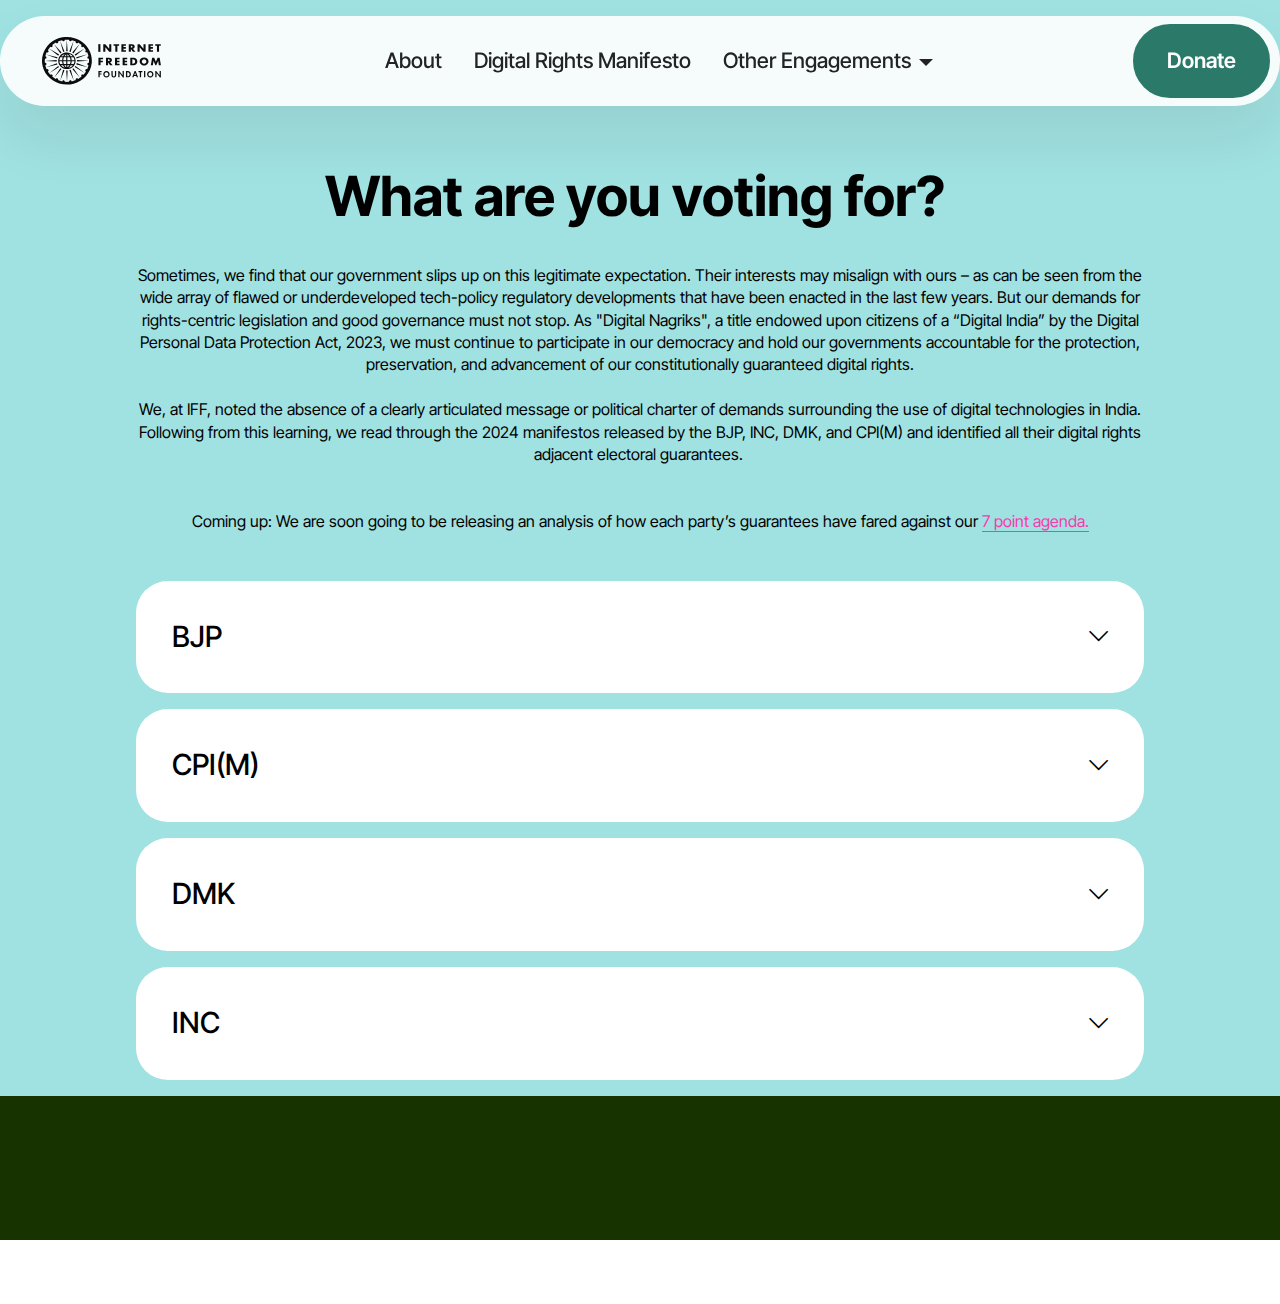
<file: page1.html>
<!DOCTYPE html>
<html  >
<head>
  <!-- Site made with Mobirise Website Builder v5.9.17, https://mobirise.com -->
  <meta charset="UTF-8">
  <meta http-equiv="X-UA-Compatible" content="IE=edge">
  <meta name="generator" content="Mobirise v5.9.17, mobirise.com">
  <meta name="viewport" content="width=device-width, initial-scale=1, minimum-scale=1">
  <link rel="shortcut icon" href="assets/images/download.svg" type="image/x-icon">
  <meta name="description" content="">


  <title>Manifesto Analysis</title>
  <link rel="stylesheet" href="assets/web/assets/mobirise-icons2/mobirise2.css">
  <link rel="stylesheet" href="assets/bootstrap/css/bootstrap.min.css">
  <link rel="stylesheet" href="assets/bootstrap/css/bootstrap-grid.min.css">
  <link rel="stylesheet" href="assets/bootstrap/css/bootstrap-reboot.min.css">
  <link rel="stylesheet" href="assets/animatecss/animate.css">
  <link rel="stylesheet" href="assets/dropdown/css/style.css">
  <link rel="stylesheet" href="assets/theme/css/style.css">
  <link rel="preload" href="https://fonts.googleapis.com/css?family=Inter+Tight:100,200,300,400,500,600,700,800,900,100i,200i,300i,400i,500i,600i,700i,800i,900i&display=swap" as="style" onload="this.onload=null;this.rel='stylesheet'">
  <noscript><link rel="stylesheet" href="https://fonts.googleapis.com/css?family=Inter+Tight:100,200,300,400,500,600,700,800,900,100i,200i,300i,400i,500i,600i,700i,800i,900i&display=swap"></noscript>
  <link rel="preload" as="style" href="assets/mobirise/css/mbr-additional2.css?v=coZOpi"><link rel="stylesheet" href="assets/mobirise/css/mbr-additional2.css?v=coZOpi" type="text/css">




</head>
<body>

  <section data-bs-version="5.1" class="menu menu2 cid-uajPODNr9V" once="menu" id="menu02-33">


	<nav class="navbar navbar-dropdown navbar-fixed-top navbar-expand-lg">
		<div class="container">
			<div class="navbar-brand">
				<span class="navbar-logo">
					<a href="https://internetfreedom.in/">
						<img src="assets/images/download.svg" alt="Internet Freedom Foundation" style="height: 3rem;">
					</a>
				</span>

			</div>
			<button class="navbar-toggler" type="button" data-toggle="collapse" data-bs-toggle="collapse" data-target="#navbarSupportedContent" data-bs-target="#navbarSupportedContent" aria-controls="navbarNavAltMarkup" aria-expanded="false" aria-label="Toggle navigation">
				<div class="hamburger">
					<span></span>
					<span></span>
					<span></span>
					<span></span>
				</div>
			</button>
			<div class="collapse navbar-collapse" id="navbarSupportedContent">
				<ul class="navbar-nav nav-dropdown" data-app-modern-menu="true"><li class="nav-item">
						<a class="nav-link link text-black text-primary display-4" href="index.html#header05-1">About</a>
					</li>
					<li class="nav-item">
						<a class="nav-link link text-black text-primary display-4" href="index.html#list01-1i" aria-expanded="false">Digital Rights Manifesto</a>
					</li>
					<li class="nav-item dropdown">
						<a class="nav-link link text-black text-primary dropdown-toggle display-4" href="index.html#header15-1y" data-toggle="dropdown-submenu" data-bs-toggle="dropdown" data-bs-auto-close="outside" aria-expanded="false">Other Engagements</a><div class="dropdown-menu" aria-labelledby="dropdown-805"><a class="text-black text-primary dropdown-item display-4" href="index.html#header14-1u">Political parties and candidates</a><a class="text-black text-primary show dropdown-item display-4" href="index.html#header14-1v">ECI</a><a class="text-black text-primary show dropdown-item display-4" href="index.html#header14-1z">Platforms</a></div>
					</li></ul>

				<div class="navbar-buttons mbr-section-btn"><a class="btn btn-primary display-4" href="https://internetfreedom.in/donate/" target="_blank">Donate</a></div>
			</div>
		</div>
	</nav>
</section>

<section data-bs-version="5.1" class="list1 cid-uajPOEtzmu" id="list01-35">


	<div class="container">
		<div class="row justify-content-center">
			<div class="col-12 col-md-12 col-lg-10 m-auto">
				<div class="content">
					<div class="row justify-content-center mb-5">
						<div class="col-12 content-head">
							<div class="mbr-section-head">
								<h4 class="mbr-section-title mbr-fonts-style align-center mb-0 display-2"><strong>What are you voting for?&nbsp;</strong><strong><br></strong></h4>
								<h5 class="mbr-section-subtitle mbr-fonts-style align-center mt-4 mb-0 display-7">Sometimes, we find that our government slips up on this legitimate expectation. Their interests may misalign with ours – as can be seen from the wide array of flawed or underdeveloped tech-policy regulatory developments that have been enacted in the last few years. But our demands for rights-centric legislation and good governance must not stop. As "Digital Nagriks", a title endowed upon citizens of a “Digital India” by the Digital Personal Data Protection Act, 2023, we must continue to participate in our democracy and hold our governments accountable for the protection, preservation, and advancement of our constitutionally guaranteed digital rights.<div><br></div><div>We, at IFF, noted the absence of a clearly articulated message or political charter of demands surrounding the use of digital technologies in India. Following from this learning, we read through the 2024 manifestos released by the BJP, INC, DMK, and CPI(M) and identified all their digital rights adjacent electoral guarantees.&nbsp;</div><br><div><br></div><div>Coming up: We are soon going to be releasing an analysis of how each party’s guarantees have fared against our <a href="index.html#list01-1i" class="text-secondary">7 point agenda.</a></div></h5>
							</div>
						</div>
					</div>
					<div id="bootstrap-accordion_30" class="panel-group accordionStyles accordion" role="tablist" aria-multiselectable="true">
						<div class="card">
							<div class="card-header" role="tab" id="headingOne">
								<a role="button" class="panel-title collapsed" data-toggle="collapse" data-bs-toggle="collapse" data-core="" href="#collapse1_30" aria-expanded="false" aria-controls="collapse1">
									<h6 class="panel-title-edit mbr-semibold mbr-fonts-style mb-0 display-5">BJP</h6>
									<span class="sign mbr-iconfont mobi-mbri-arrow-down"></span>
								</a>
							</div>
							<div id="collapse1_30" class="panel-collapse noScroll collapse" role="tabpanel" aria-labelledby="headingOne" data-parent="#accordion" data-bs-parent="#bootstrap-accordion_30">
								<div class="panel-body">
									<p class="mbr-fonts-style panel-text display-7"></p><div><ul><br><li><a href="https://www.bjp.org/files/inline-documents/Modi-Ki-Guarantee-Sankalp-Patra-English_0.pdf" class="text-primary">Link to full party manifesto</a> </li><br><li>Protection against Cyber threats, will create a suite of public cybersecurity products to help small traders and MSMEs protect themselves against the cyber threats and frauds.</li><br><li>Commitment to sharing technology with partner nations, elevating Bharat's digital public infrastructure globally.</li><br><li>Will take further steps towards strengthening Bharat's digital sovereignty and will take stringent action against digital entities that threaten the safety of Bharatiya on the internet.</li><br><li>To expand the 5G networks and take the lead in the development of 6G technology.</li><br><li>Building on the success of the above digital learning initiatives, we will operationalize a digital university for industry-focused free courses to provide upskilling opportunities for low-income families.</li><br><li>To introduce the Police Modernization Scheme to equip the Police forces with latest technologies and provide required training.</li><br><li>Completing 100% implementation of “One Nation, One Student ID” through the automated Permanent Academic Account Registry (APAAR)</li><br><li>Strengthening social security systems through digitization and digital India network to facilitate easy enrollment for the schemes and seamless payment.</li><br><li>Providing comprehensive training to senior citizens in using UPI and other online payment methods, while increasing awareness about online scams.</li><br></ul></div><p></p>
								</div>
							</div>
						</div>





					</div>
				</div>
			</div>
		</div>
	</div>
</section>

<section data-bs-version="5.1" class="list1 cid-uajPOEQFAI" id="list01-36">


	<div class="container">
		<div class="row justify-content-center">
			<div class="col-12 col-md-12 col-lg-10 m-auto">
				<div class="content">

					<div id="bootstrap-accordion_31" class="panel-group accordionStyles accordion" role="tablist" aria-multiselectable="true">
						<div class="card">
							<div class="card-header" role="tab" id="headingOne">
								<a role="button" class="panel-title collapsed" data-toggle="collapse" data-bs-toggle="collapse" data-core="" href="#collapse1_31" aria-expanded="false" aria-controls="collapse1">
									<h6 class="panel-title-edit mbr-semibold mbr-fonts-style mb-0 display-5">CPI(M)</h6>
									<span class="sign mbr-iconfont mobi-mbri-arrow-down"></span>
								</a>
							</div>
							<div id="collapse1_31" class="panel-collapse noScroll collapse" role="tabpanel" aria-labelledby="headingOne" data-parent="#accordion" data-bs-parent="#bootstrap-accordion_31">
								<div class="panel-body">
									<p class="mbr-fonts-style panel-text display-7"></p><ul><br><li><a href="https://www.scobserver.in/wp-content/uploads/2024/04/2024-CPIM-Election-Manifesto-English.pdf" class="text-primary">Link to full party manifesto</a>&nbsp;</li></ul><ul><li>Scrapping the mandatory use of Aadhaar and biometrics for all social welfare schemes.</li><br><li>A full-fledged review and revision of the three Criminal Codes to eliminate anti-democratic provisions and enhancement of police powers; protect the right to dissent.</li><br><li>To Repeal the Telecommunications Bill, 2023; reversing pro-private telecom policies to encourage telecom and internet penetration in rural and remote areas via public sector; strengthening public sector telecom companies BSNL and MTNL by guaranteeing a level playing field and rapid roll-out of 4G and 5G services. Ensuring the right to internet; developing national self-reliance in communication equipment manufacturing.</li><br><li>To de-militarisation of cyber-space; protection from cyber-attacks and phishing; protection of the privacy of all individuals and prevention of snooping and surveillance over individuals.</li><br><li>To Regulate AI, genetic engineering, data-mining and IT-based surveillance so as to ensure public good.</li><br><li>Promote free and open source software (FOSS) and other new technologies, free from monopoly ownership through copyrights or patents; “knowledge commons” to be promoted across disciplines eg like biotechnology, AI and drug discovery.</li><br><li>Steps to control the spread of fake news and act on those groups and individuals promoting fake news</li><br><li>The 2021 amendments to the IT Rules will be withdrawn and the draft Registration of Press and Periodicals Bill, 2022, will be reviewed; the draft Broadcasting Services (Regulation) Bill, 2023 replacing the Cable Television Networks (Regulation Act), will not be considered.</li></ul><ul><li><span style="font-size: 1rem;">A common Media Council for print, electronic and digital media will be set up, with representatives from the media, media unions and independent public persons; a Media Commission will be established to study the deplorable working conditions of journalists and the new trends in the media since the onset of globalization.</span><br></li><br><li>To strengthen the Right to Information Act and establishing institutionalized mechanisms for citizens to participate in all aspects of decision making in governance; implementing Section 4 of the RTI Act, for a transparent and participatory pre-legislative process soliciting citizen feedback before laws are passed.<br></li><br><li>To scrap the Digital Personal Data Protection Act (2023), which is meant to cement digital authoritarianism by giving State agencies broad powers of surveillance over citizens and also big businesses a free hand to use citizens‟ data for their own profits.<br></li><br><li>To introduce new legislation to give a proper justiciable framework for the Supreme Court's Puttuswamy judgement on privacy as a fundamental right; also enact new legislation to create an independent constitutional authority to oversee violations by government as well as private businesses of citizens‟ right to privacy.</li></ul><ul><li>To strengthen the Competition Commission of India to be able to effectively curb and regulate the power of telecom and digital monopolies.</li></ul><ul><li>To roll back the draconian provisions of the Telecommunication Act 2023 related to surveillance and interception, internet shutdowns, weakening of encrypted services, and KYC requirements of social media users.<br></li></ul><ul><li>To roll back the draconian IT Amendment Rules (2023) which grants the government total censorship powers by providing for the establishment of a fact check unit, established at the sole discretion of the Union government, and aimed at attacking online criticism.</li></ul><ul><li>To regulate the dominance of big tech companies like Amazon, Facebook, and Google in the fin-tech sector while maintaining data sovereignty.</li></ul><ul><li>To recognise digital infrastructure as public infrastructure for “public good”.</li></ul><ul><li>&nbsp;Will provide mission-mode R&amp;D funding for AI, Internet of Things (IoT), bio and nano-technology.<br></li><br></ul><br><p></p>
								</div>
							</div>
						</div>
						<div class="card">
							<div class="card-header" role="tab" id="headingOne">
								<a role="button" class="panel-title collapsed" data-toggle="collapse" data-bs-toggle="collapse" data-core="" href="#collapse2_31" aria-expanded="false" aria-controls="collapse2">
									<h6 class="panel-title-edit mbr-semibold mbr-fonts-style mb-0 display-5">DMK</h6>
									<span class="sign mbr-iconfont mobi-mbri-arrow-down"></span>
								</a>
							</div>
							<div id="collapse2_31" class="panel-collapse noScroll collapse" role="tabpanel" aria-labelledby="headingOne" data-parent="#accordion" data-bs-parent="#bootstrap-accordion_31">
								<div class="panel-body">
									<p class="mbr-fonts-style panel-text display-7"></p><ul><br><li><a href="https://dmk.blob.core.windows.net/website/assets/DMK_Election_Manifesto_Eng_Karthi_33ac415568" class="text-primary">Link to full party manifesto</a></li></ul><ul><li>National e-Governance Program to establish complete computerized administration in all villages.</li><br><li>Free Wi-Fi services will be provided in all important locations state-wide</li><br><li>Based on the judgments of the case Justice K.S. Puttaswamy (Retd.) vs Union of India (2017 and 2019), where digital privacy was declared a fundamental right, amendments will be made in the sections related to privacy under the Internet Data Protection Act to include digital rights as fundamental human rights.</li><br><li>Section 124 of the IPC, which suppresses the freedom of speech, will be removed.</li></ul><p></p>
								</div>
							</div>
						</div>
						<div class="card">
							<div class="card-header" role="tab" id="headingOne">
								<a role="button" class="panel-title collapsed" data-toggle="collapse" data-bs-toggle="collapse" data-core="" href="#collapse3_31" aria-expanded="false" aria-controls="collapse3">
									<h6 class="panel-title-edit mbr-semibold mbr-fonts-style mb-0 display-5">INC</h6>
									<span class="sign mbr-iconfont mobi-mbri-arrow-down"></span>
								</a>
							</div>
							<div id="collapse3_31" class="panel-collapse noScroll collapse" role="tabpanel" aria-labelledby="headingOne" data-parent="#accordion" data-bs-parent="#bootstrap-accordion_31">
								<div class="panel-body">
									<p class="mbr-fonts-style panel-text display-7"></p><ul><br><li><a href="https://manifesto.inc.in/assets/Congress-Manifesto-English-2024-Dyoxp_4E.pdf" class="text-primary">Link to full party manifesto</a></li></ul><ul><li>Review the Telecommunications Act, 2023 and remove the provisions that restrict freedom of speech and expression and that violate the right to privacy.</li><br><li>We promise to review all laws that interfere with the right to privacy and make suitable amendments to various laws to uphold the right to privacy.</li><br><li>Self-regulation is the best way to correct the misuse of the media. Congress will amend the Press Council of India Act, 1978 to strengthen the system of self-regulation, protect journalistic freedoms, uphold editorial independence and guard against government interference.</li><br><li>Amendment to the Press Council of India Act, 1978 to empower the Council to deal with the menace of fake news and paid news.</li><br><li>Congress will restrict the powers of the government for surveillance of journalists, seizure of their devices and exposure of their sources for independent journalism.</li><br><li>Congress will pass a law to curb monopolies in the media, cross-ownership of different segments of the media, and control of the media by business organisations. Congress will refer cases of suspected monopolies to the Competition Commission of India. </li><br><li>Congress will pass a law to preserve the freedom of the Internet and to prevent arbitrary and frequeNT shutdowns of the Internet</li><br><li>Laws like, the Broadcasting Services (Regulation) Bill, 2023; Digital Personal Data Protection Act, 2023; Press and Registration of Periodicals Act, 2023, etc.) give unbridled powers of censorship to the government. The first named Bill will be withdrawn. The restrictive provisions of the two Acts will be amended or deleted to eliminate backdoor censorship. </li><br><li>To amend Cinematograph Act 1952 for transparent reasonable grading by the central board of Film Certification.</li><br><li>Promise to restore freedom of speech and expression including full freedom of th media.</li><br><li>To review the Telecommunications Act, 2023 and remove the provisions that restrict freedom of speech and expression and that violate the right to privacy.</li><br><li>Promise to review all laws that interfere with the right to privacy and make suitable amendments to various laws to uphold the right to privacy.</li></ul><p></p>
								</div>
							</div>
						</div>



					</div>
				</div>
			</div>
		</div>
	</div>
</section>

<section data-bs-version="5.1" class="footer2 cid-uajPOGOtDo" once="footers" id="footer02-3e">





    <div class="container">
        <div class="row">
            <div class="col-12 col-lg-6 center mt-2 mb-3">
				<a href="https://internetfreedom.in/" class="text-primary">Internet Freedom Foundation</a>
            </div>
            <div class="col-12 col-lg-6 center">
                <div class="row-links mt-2 mb-3">
                    <ul class="row-links-soc">




					<li class="row-links-soc-item mbr-fonts-style display-small">
                            <a href="https://www.instagram.com/internetfreedom.in/" class="text-primary">Instagram</a>
                        </li><li class="row-links-soc-item mbr-fonts-style display-small">
                            <a href="https://t.me/IFFchats" class="text-primary">Telegram</a>
                        </li><li class="row-links-soc-item mbr-fonts-style display-small">
                            <a href="https://twitter.com/internetfreedom" class="text-primary">Twitter</a>
                        </li><li class="row-links-soc-item mbr-fonts-style display-small">
                            <a href="https://mas.to/@internetfreedom" class="text-primary">Mastodon</a>
                        </li><li class="row-links-soc-item mbr-fonts-style display-small">
                            <a href="https://www.reddit.com/user/InternetFreedomIn/" class="text-primary">Reddit</a>
                        </li><li class="row-links-soc-item mbr-fonts-style display-small">
                            <a href="https://github.com/InternetFreedomFoundation/election-watch" class="text-primary">Github</a>
                        </li></ul>
                </div>
            </div>
        </div>
    </div>
</section><section class="display-7" style="padding: 0;align-items: center;justify-content: center;flex-wrap: wrap;    align-content: center;display: flex;position: relative;height: 4rem;"></section><script src="assets/bootstrap/js/bootstrap.bundle.min.js"></script><script src="assets/parallax/jarallax.js"></script>  <script src="assets/smoothscroll/smooth-scroll.js"></script>  <script src="assets/ytplayer/index.js"></script>  <script src="assets/dropdown/js/navbar-dropdown.js"></script>  <script src="assets/mbr-switch-arrow/mbr-switch-arrow.js"></script>  <script src="assets/theme/js/script.js"></script>


  <input name="animation" type="hidden">
  </body>
</html>
</file>
<file: assets/web/assets/mobirise-icons2/mobirise2.css>
@font-face {
  font-family: 'Moririse2';
  font-display: swap;
  src:  url('mobirise2.eot?f2bix4');
  src:  url('mobirise2.eot?f2bix4#iefix') format('embedded-opentype'),
    url('mobirise2.ttf?f2bix4') format('truetype'),
    url('mobirise2.woff?f2bix4') format('woff'),
    url('mobirise2.svg?f2bix4#mobirise2') format('svg');
  font-weight: normal;
  font-style: normal;
}

[class^="mobi-"], [class*=" mobi-"] {
  /* use !important to prevent issues with browser extensions that change fonts */
  font-family: 'Moririse2' !important;
  speak: none;
  font-style: normal;
  font-weight: normal;
  font-variant: normal;
  text-transform: none;
  line-height: 1;

  /* Better Font Rendering =========== */
  -webkit-font-smoothing: antialiased;
  -moz-osx-font-smoothing: grayscale;
}

.mobi-mbri-add-submenu:before {
  content: "\e900";
}
.mobi-mbri-alert:before {
  content: "\e901";
}
.mobi-mbri-align-center:before {
  content: "\e902";
}
.mobi-mbri-align-justify:before {
  content: "\e903";
}
.mobi-mbri-align-left:before {
  content: "\e904";
}
.mobi-mbri-align-right:before {
  content: "\e905";
}
.mobi-mbri-android:before {
  content: "\e906";
}
.mobi-mbri-apple:before {
  content: "\e907";
}
.mobi-mbri-arrow-down:before {
  content: "\e908";
}
.mobi-mbri-arrow-next:before {
  content: "\e909";
}
.mobi-mbri-arrow-prev:before {
  content: "\e90a";
}
.mobi-mbri-arrow-up:before {
  content: "\e90b";
}
.mobi-mbri-bold:before {
  content: "\e90c";
}
.mobi-mbri-bookmark:before {
  content: "\e90d";
}
.mobi-mbri-bootstrap:before {
  content: "\e90e";
}
.mobi-mbri-briefcase:before {
  content: "\e90f";
}
.mobi-mbri-browse:before {
  content: "\e910";
}
.mobi-mbri-bulleted-list:before {
  content: "\e911";
}
.mobi-mbri-calendar:before {
  content: "\e912";
}
.mobi-mbri-camera:before {
  content: "\e913";
}
.mobi-mbri-cart-add:before {
  content: "\e914";
}
.mobi-mbri-cart-full:before {
  content: "\e915";
}
.mobi-mbri-cash:before {
  content: "\e916";
}
.mobi-mbri-change-style:before {
  content: "\e917";
}
.mobi-mbri-chat:before {
  content: "\e918";
}
.mobi-mbri-clock:before {
  content: "\e919";
}
.mobi-mbri-close:before {
  content: "\e91a";
}
.mobi-mbri-cloud:before {
  content: "\e91b";
}
.mobi-mbri-code:before {
  content: "\e91c";
}
.mobi-mbri-contact-form:before {
  content: "\e91d";
}
.mobi-mbri-credit-card:before {
  content: "\e91e";
}
.mobi-mbri-cursor-click:before {
  content: "\e91f";
}
.mobi-mbri-cust-feedback:before {
  content: "\e920";
}
.mobi-mbri-database:before {
  content: "\e921";
}
.mobi-mbri-delivery:before {
  content: "\e922";
}
.mobi-mbri-desktop:before {
  content: "\e923";
}
.mobi-mbri-devices:before {
  content: "\e924";
}
.mobi-mbri-down:before {
  content: "\e925";
}
.mobi-mbri-download-2:before {
  content: "\e926";
}
.mobi-mbri-download:before {
  content: "\e927";
}
.mobi-mbri-drag-n-drop-2:before {
  content: "\e928";
}
.mobi-mbri-drag-n-drop:before {
  content: "\e929";
}
.mobi-mbri-edit-2:before {
  content: "\e92a";
}
.mobi-mbri-edit:before {
  content: "\e92b";
}
.mobi-mbri-error:before {
  content: "\e92c";
}
.mobi-mbri-extension:before {
  content: "\e92d";
}
.mobi-mbri-features:before {
  content: "\e92e";
}
.mobi-mbri-file:before {
  content: "\e92f";
}
.mobi-mbri-flag:before {
  content: "\e930";
}
.mobi-mbri-folder:before {
  content: "\e931";
}
.mobi-mbri-gift:before {
  content: "\e932";
}
.mobi-mbri-github:before {
  content: "\e933";
}
.mobi-mbri-globe-2:before {
  content: "\e934";
}
.mobi-mbri-globe:before {
  content: "\e935";
}
.mobi-mbri-growing-chart:before {
  content: "\e936";
}
.mobi-mbri-hearth:before {
  content: "\e937";
}
.mobi-mbri-help:before {
  content: "\e938";
}
.mobi-mbri-home:before {
  content: "\e939";
}
.mobi-mbri-hot-cup:before {
  content: "\e93a";
}
.mobi-mbri-idea:before {
  content: "\e93b";
}
.mobi-mbri-image-gallery:before {
  content: "\e93c";
}
.mobi-mbri-image-slider:before {
  content: "\e93d";
}
.mobi-mbri-info:before {
  content: "\e93e";
}
.mobi-mbri-italic:before {
  content: "\e93f";
}
.mobi-mbri-key:before {
  content: "\e940";
}
.mobi-mbri-laptop:before {
  content: "\e941";
}
.mobi-mbri-layers:before {
  content: "\e942";
}
.mobi-mbri-left-right:before {
  content: "\e943";
}
.mobi-mbri-left:before {
  content: "\e944";
}
.mobi-mbri-letter:before {
  content: "\e945";
}
.mobi-mbri-like:before {
  content: "\e946";
}
.mobi-mbri-link:before {
  content: "\e947";
}
.mobi-mbri-lock:before {
  content: "\e948";
}
.mobi-mbri-login:before {
  content: "\e949";
}
.mobi-mbri-logout:before {
  content: "\e94a";
}
.mobi-mbri-magic-stick:before {
  content: "\e94b";
}
.mobi-mbri-map-pin:before {
  content: "\e94c";
}
.mobi-mbri-menu:before {
  content: "\e94d";
}
.mobi-mbri-mobile-2:before {
  content: "\e94e";
}
.mobi-mbri-mobile-horizontal:before {
  content: "\e94f";
}
.mobi-mbri-mobile:before {
  content: "\e950";
}
.mobi-mbri-mobirise:before {
  content: "\e951";
}
.mobi-mbri-more-horizontal:before {
  content: "\e952";
}
.mobi-mbri-more-vertical:before {
  content: "\e953";
}
.mobi-mbri-music:before {
  content: "\e954";
}
.mobi-mbri-new-file:before {
  content: "\e955";
}
.mobi-mbri-numbered-list:before {
  content: "\e956";
}
.mobi-mbri-opened-folder:before {
  content: "\e957";
}
.mobi-mbri-pages:before {
  content: "\e958";
}
.mobi-mbri-paper-plane:before {
  content: "\e959";
}
.mobi-mbri-paperclip:before {
  content: "\e95a";
}
.mobi-mbri-phone:before {
  content: "\e95b";
}
.mobi-mbri-photo:before {
  content: "\e95c";
}
.mobi-mbri-photos:before {
  content: "\e95d";
}
.mobi-mbri-pin:before {
  content: "\e95e";
}
.mobi-mbri-play:before {
  content: "\e95f";
}
.mobi-mbri-plus:before {
  content: "\e960";
}
.mobi-mbri-preview:before {
  content: "\e961";
}
.mobi-mbri-print:before {
  content: "\e962";
}
.mobi-mbri-protect:before {
  content: "\e963";
}
.mobi-mbri-question:before {
  content: "\e964";
}
.mobi-mbri-quote-left:before {
  content: "\e965";
}
.mobi-mbri-quote-right:before {
  content: "\e966";
}
.mobi-mbri-redo:before {
  content: "\e967";
}
.mobi-mbri-refresh:before {
  content: "\e968";
}
.mobi-mbri-responsive-2:before {
  content: "\e969";
}
.mobi-mbri-responsive:before {
  content: "\e96a";
}
.mobi-mbri-right:before {
  content: "\e96b";
}
.mobi-mbri-rocket:before {
  content: "\e96c";
}
.mobi-mbri-sad-face:before {
  content: "\e96d";
}
.mobi-mbri-sale:before {
  content: "\e96e";
}
.mobi-mbri-save:before {
  content: "\e96f";
}
.mobi-mbri-search:before {
  content: "\e970";
}
.mobi-mbri-setting-2:before {
  content: "\e971";
}
.mobi-mbri-setting-3:before {
  content: "\e972";
}
.mobi-mbri-setting:before {
  content: "\e973";
}
.mobi-mbri-share:before {
  content: "\e974";
}
.mobi-mbri-shopping-bag:before {
  content: "\e975";
}
.mobi-mbri-shopping-basket:before {
  content: "\e976";
}
.mobi-mbri-shopping-cart:before {
  content: "\e977";
}
.mobi-mbri-sites:before {
  content: "\e978";
}
.mobi-mbri-smile-face:before {
  content: "\e979";
}
.mobi-mbri-speed:before {
  content: "\e97a";
}
.mobi-mbri-star:before {
  content: "\e97b";
}
.mobi-mbri-success:before {
  content: "\e97c";
}
.mobi-mbri-sun:before {
  content: "\e97d";
}
.mobi-mbri-sun2:before {
  content: "\e97e";
}
.mobi-mbri-tablet-vertical:before {
  content: "\e97f";
}
.mobi-mbri-tablet:before {
  content: "\e980";
}
.mobi-mbri-target:before {
  content: "\e981";
}
.mobi-mbri-timer:before {
  content: "\e982";
}
.mobi-mbri-to-ftp:before {
  content: "\e983";
}
.mobi-mbri-to-local-drive:before {
  content: "\e984";
}
.mobi-mbri-touch-swipe:before {
  content: "\e985";
}
.mobi-mbri-touch:before {
  content: "\e986";
}
.mobi-mbri-trash:before {
  content: "\e987";
}
.mobi-mbri-underline:before {
  content: "\e988";
}
.mobi-mbri-undo:before {
  content: "\e989";
}
.mobi-mbri-unlink:before {
  content: "\e98a";
}
.mobi-mbri-unlock:before {
  content: "\e98b";
}
.mobi-mbri-up-down:before {
  content: "\e98c";
}
.mobi-mbri-up:before {
  content: "\e98d";
}
.mobi-mbri-update:before {
  content: "\e98e";
}
.mobi-mbri-upload-2:before {
  content: "\e98f";
}
.mobi-mbri-upload:before {
  content: "\e990";
}
.mobi-mbri-user-2:before {
  content: "\e991";
}
.mobi-mbri-user:before {
  content: "\e992";
}
.mobi-mbri-users:before {
  content: "\e993";
}
.mobi-mbri-video-play:before {
  content: "\e994";
}
.mobi-mbri-video:before {
  content: "\e995";
}
.mobi-mbri-watch:before {
  content: "\e996";
}
.mobi-mbri-website-theme-2:before {
  content: "\e997";
}
.mobi-mbri-website-theme:before {
  content: "\e998";
}
.mobi-mbri-wifi:before {
  content: "\e999";
}
.mobi-mbri-windows:before {
  content: "\e99a";
}
.mobi-mbri-zoom-in:before {
  content: "\e99b";
}
.mobi-mbri-zoom-out:before {
  content: "\e99c";
}
</file>
<file: assets/parallax/jarallax.css>
.jarallax {
    position: relative;
    z-index: 0;
}
.jarallax > .jarallax-img {
    position: absolute;
    object-fit: cover;
    /* support for plugin https://github.com/bfred-it/object-fit-images */
    font-family: 'object-fit: cover;';
    top: 0;
    left: 0;
    width: 100%;
    height: 100%;
    z-index: -1;
}
</file>
<file: assets/dropdown/css/style.css>
.navbar-dropdown {
  left: 0;
  padding: 0;
  position: absolute;
  right: 0;
  top: 0;
  transition: all 0.45s ease;
  z-index: 1030;
  background: #282828; }
  .navbar-dropdown .navbar-logo {
    margin-right: 0.8rem;
    transition: margin 0.3s ease-in-out;
    vertical-align: middle; }
    .navbar-dropdown .navbar-logo img {
      height: 3.125rem;
      transition: all 0.3s ease-in-out; }
    .navbar-dropdown .navbar-logo.mbr-iconfont {
      font-size: 3.125rem;
      line-height: 3.125rem; }
  .navbar-dropdown .navbar-caption {
    font-weight: 700;
    white-space: normal;
    vertical-align: -4px;
    line-height: 3.125rem !important; }
    .navbar-dropdown .navbar-caption, .navbar-dropdown .navbar-caption:hover {
      color: inherit;
      text-decoration: none; }
  .navbar-dropdown .mbr-iconfont + .navbar-caption {
    vertical-align: -1px; }
  .navbar-dropdown.navbar-fixed-top {
    position: fixed; }
  .navbar-dropdown .navbar-brand span {
    vertical-align: -4px; }
  .navbar-dropdown.bg-color.transparent {
    background: none; }
  .navbar-dropdown.navbar-short .navbar-brand {
    padding: 0.625rem 0; }
    .navbar-dropdown.navbar-short .navbar-brand span {
      vertical-align: -1px; }
  .navbar-dropdown.navbar-short .navbar-caption {
    line-height: 2.375rem !important;
    vertical-align: -2px; }
  .navbar-dropdown.navbar-short .navbar-logo {
    margin-right: 0.5rem; }
    .navbar-dropdown.navbar-short .navbar-logo img {
      height: 2.375rem; }
    .navbar-dropdown.navbar-short .navbar-logo.mbr-iconfont {
      font-size: 2.375rem;
      line-height: 2.375rem; }
  .navbar-dropdown.navbar-short .mbr-table-cell {
    height: 3.625rem; }
  .navbar-dropdown .navbar-close {
    left: 0.6875rem;
    position: fixed;
    top: 0.75rem;
    z-index: 1000; }
  .navbar-dropdown .hamburger-icon {
    content: "";
    display: inline-block;
    vertical-align: middle;
    width: 16px;
    -webkit-box-shadow: 0 -6px 0 1px #282828,0 0 0 1px #282828,0 6px 0 1px #282828;
    -moz-box-shadow: 0 -6px 0 1px #282828,0 0 0 1px #282828,0 6px 0 1px #282828;
    box-shadow: 0 -6px 0 1px #282828,0 0 0 1px #282828,0 6px 0 1px #282828; }

.dropdown-menu .dropdown-toggle[data-toggle="dropdown-submenu"]::after {
  border-bottom: 0.35em solid transparent;
  border-left: 0.35em solid;
  border-right: 0;
  border-top: 0.35em solid transparent;
  margin-left: 0.3rem; }

.dropdown-menu .dropdown-item:focus {
  outline: 0; }

.nav-dropdown {
  font-size: 0.75rem;
  font-weight: 500;
  height: auto !important; }
  .nav-dropdown .nav-btn {
    padding-left: 1rem; }
  .nav-dropdown .link {
    margin: .667em 1.667em;
    font-weight: 500;
    padding: 0;
    transition: color .2s ease-in-out; }
    .nav-dropdown .link.dropdown-toggle {
      margin-right: 2.583em; }
      .nav-dropdown .link.dropdown-toggle::after {
        margin-left: .25rem;
        border-top: 0.35em solid;
        border-right: 0.35em solid transparent;
        border-left: 0.35em solid transparent;
        border-bottom: 0; }
      .nav-dropdown .link.dropdown-toggle[aria-expanded="true"] {
        margin: 0;
        padding: 0.667em 3.263em  0.667em 1.667em; }
  .nav-dropdown .link::after,
  .nav-dropdown .dropdown-item::after {
    color: inherit; }
  .nav-dropdown .btn {
    font-size: 0.75rem;
    font-weight: 700;
    letter-spacing: 0;
    margin-bottom: 0;
    padding-left: 1.25rem;
    padding-right: 1.25rem; }
  .nav-dropdown .dropdown-menu {
    border-radius: 0;
    border: 0;
    left: 0;
    margin: 0;
    padding-bottom: 1.25rem;
    padding-top: 1.25rem;
    position: relative; }
  .nav-dropdown .dropdown-submenu {
    margin-left: 0.125rem;
    top: 0; }
  .nav-dropdown .dropdown-item {
    font-weight: 500;
    line-height: 2;
    padding: 0.3846em 4.615em 0.3846em 1.5385em;
    position: relative;
    transition: color .2s ease-in-out, background-color .2s ease-in-out; }
    .nav-dropdown .dropdown-item::after {
      margin-top: -0.3077em;
      position: absolute;
      right: 1.1538em;
      top: 50%; }
    .nav-dropdown .dropdown-item:focus, .nav-dropdown .dropdown-item:hover {
      background: none; }

@media (max-width: 767px) {
  .nav-dropdown.navbar-toggleable-sm {
    bottom: 0;
    display: none;
    left: 0;
    overflow-x: hidden;
    position: fixed;
    top: 0;
    transform: translateX(-100%);
    -ms-transform: translateX(-100%);
    -webkit-transform: translateX(-100%);
    width: 18.75rem;
    z-index: 999; } }
.nav-dropdown.navbar-toggleable-xl {
  bottom: 0;
  display: none;
  left: 0;
  overflow-x: hidden;
  position: fixed;
  top: 0;
  transform: translateX(-100%);
  -ms-transform: translateX(-100%);
  -webkit-transform: translateX(-100%);
  width: 18.75rem;
  z-index: 999; }

.nav-dropdown-sm {
  display: block !important;
  overflow-x: hidden;
  overflow: auto;
  padding-top: 3.875rem; }
  .nav-dropdown-sm::after {
    content: "";
    display: block;
    height: 3rem;
    width: 100%; }
  .nav-dropdown-sm.collapse.in ~ .navbar-close {
    display: block !important; }
  .nav-dropdown-sm.collapsing, .nav-dropdown-sm.collapse.in {
    transform: translateX(0);
    -ms-transform: translateX(0);
    -webkit-transform: translateX(0);
    transition: all 0.25s ease-out;
    -webkit-transition: all 0.25s ease-out;
    background: #282828; }
  .nav-dropdown-sm.collapsing[aria-expanded="false"] {
    transform: translateX(-100%);
    -ms-transform: translateX(-100%);
    -webkit-transform: translateX(-100%); }
  .nav-dropdown-sm .nav-item {
    display: block;
    margin-left: 0 !important;
    padding-left: 0; }
  .nav-dropdown-sm .link,
  .nav-dropdown-sm .dropdown-item {
    border-top: 1px dotted rgba(255, 255, 255, 0.1);
    font-size: 0.8125rem;
    line-height: 1.6;
    margin: 0 !important;
    padding: 0.875rem 2.4rem 0.875rem 1.5625rem !important;
    position: relative;
    white-space: normal; }
    .nav-dropdown-sm .link:focus, .nav-dropdown-sm .link:hover,
    .nav-dropdown-sm .dropdown-item:focus,
    .nav-dropdown-sm .dropdown-item:hover {
      background: rgba(0, 0, 0, 0.2) !important;
      color: #c0a375; }
  .nav-dropdown-sm .nav-btn {
    position: relative;
    padding: 1.5625rem 1.5625rem 0 1.5625rem; }
    .nav-dropdown-sm .nav-btn::before {
      border-top: 1px dotted rgba(255, 255, 255, 0.1);
      content: "";
      left: 0;
      position: absolute;
      top: 0;
      width: 100%; }
    .nav-dropdown-sm .nav-btn + .nav-btn {
      padding-top: 0.625rem; }
      .nav-dropdown-sm .nav-btn + .nav-btn::before {
        display: none; }
  .nav-dropdown-sm .btn {
    padding: 0.625rem 0; }
  .nav-dropdown-sm .dropdown-toggle[data-toggle="dropdown-submenu"]::after {
    margin-left: .25rem;
    border-top: 0.35em solid;
    border-right: 0.35em solid transparent;
    border-left: 0.35em solid transparent;
    border-bottom: 0; }
  .nav-dropdown-sm .dropdown-toggle[data-toggle="dropdown-submenu"][aria-expanded="true"]::after {
    border-top: 0;
    border-right: 0.35em solid transparent;
    border-left: 0.35em solid transparent;
    border-bottom: 0.35em solid; }
  .nav-dropdown-sm .dropdown-menu {
    margin: 0;
    padding: 0;
    position: relative;
    top: 0;
    left: 0;
    width: 100%;
    border: 0;
    float: none;
    border-radius: 0;
    background: none; }
  .nav-dropdown-sm .dropdown-submenu {
    left: 100%;
    margin-left: 0.125rem;
    margin-top: -1.25rem;
    top: 0; }

.navbar-toggleable-sm .nav-dropdown .dropdown-menu {
  position: absolute; }

.navbar-toggleable-sm .nav-dropdown .dropdown-submenu {
  left: 100%;
  margin-left: 0.125rem;
  margin-top: -1.25rem;
  top: 0; }

.navbar-toggleable-sm.opened .nav-dropdown .dropdown-menu {
  position: relative; }

.navbar-toggleable-sm.opened .nav-dropdown .dropdown-submenu {
  left: 0;
  margin-left: 00rem;
  margin-top: 0rem;
  top: 0; }

.is-builder .nav-dropdown.collapsing {
  transition: none !important; }
</file>
<file: assets/theme/css/style.css>
@charset "UTF-8";
section {
  background-color: #ffffff;
}

body {
  font-style: normal;
  line-height: 1.5;
  font-weight: 400;
  color: #232323;
  position: relative;
}

button {
  background-color: transparent;
  border-color: transparent;
}

.embla__button,
.carousel-control {
  background-color: #edefea !important;
  opacity: 0.8 !important;
  color: #464845 !important;
  border-color: #edefea !important;
}

.carousel .close,
.modalWindow .close {
  background-color: #edefea !important;
  color: #464845 !important;
  border-color: #edefea !important;
  opacity: 0.8 !important;
}

.carousel .close:hover,
.modalWindow .close:hover {
  opacity: 1 !important;
}

.carousel-indicators li {
  background-color: #edefea !important;
  border: 2px solid #464845 !important;
}

.carousel-indicators li:hover,
.carousel-indicators li:active {
  opacity: 0.8 !important;
}

.embla__button:hover,
.carousel-control:hover {
  background-color: #edefea !important;
  opacity: 1 !important;
}

.modalWindow-video-container {
  height: 80%;
}

section,
.container,
.container-fluid {
  position: relative;
  word-wrap: break-word;
}

a.mbr-iconfont:hover {
  text-decoration: none;
}

.article .lead p,
.article .lead ul,
.article .lead ol,
.article .lead pre,
.article .lead blockquote {
  margin-bottom: 0;
}

a {
  font-style: normal;
  font-weight: 400;
  cursor: pointer;
}
a, a:hover {
  text-decoration: none;
}

.mbr-section-title {
  font-style: normal;
  line-height: 1.3;
}

.mbr-section-subtitle {
  line-height: 1.3;
}

.mbr-text {
  font-style: normal;
  line-height: 1.7;
}

h1,
h2,
h3,
h4,
h5,
h6,
.display-1,
.display-2,
.display-4,
.display-5,
.display-7,
span,
p,
a {
  line-height: 1;
  word-break: break-word;
  word-wrap: break-word;
  font-weight: 400;
}

b,
strong {
  font-weight: bold;
}

input:-webkit-autofill, input:-webkit-autofill:hover, input:-webkit-autofill:focus, input:-webkit-autofill:active {
  transition-delay: 9999s;
  -webkit-transition-property: background-color, color;
  transition-property: background-color, color;
}

textarea[type=hidden] {
  display: none;
}

section {
  background-position: 50% 50%;
  background-repeat: no-repeat;
  background-size: cover;
}
section .mbr-background-video,
section .mbr-background-video-preview {
  position: absolute;
  bottom: 0;
  left: 0;
  right: 0;
  top: 0;
}

.hidden {
  visibility: hidden;
}

.mbr-z-index20 {
  z-index: 20;
}

/*! Base colors */
.mbr-white {
  color: #ffffff;
}

.mbr-black {
  color: #111111;
}

.mbr-bg-white {
  background-color: #ffffff;
}

.mbr-bg-black {
  background-color: #000000;
}

/*! Text-aligns */
.align-left {
  text-align: left;
}

.align-center {
  text-align: center;
}

.align-right {
  text-align: right;
}

/*! Font-weight  */
.mbr-light {
  font-weight: 300;
}

.mbr-regular {
  font-weight: 400;
}

.mbr-semibold {
  font-weight: 500;
}

.mbr-bold {
  font-weight: 700;
}

/*! Media  */
.media-content {
  flex-basis: 100%;
}

.media-container-row {
  display: flex;
  flex-direction: row;
  flex-wrap: wrap;
  justify-content: center;
  align-content: center;
  align-items: start;
}
.media-container-row .media-size-item {
  width: 400px;
}

.media-container-column {
  display: flex;
  flex-direction: column;
  flex-wrap: wrap;
  justify-content: center;
  align-content: center;
  align-items: stretch;
}
.media-container-column > * {
  width: 100%;
}

@media (min-width: 992px) {
  .media-container-row {
    flex-wrap: nowrap;
  }
}
figure {
  margin-bottom: 0;
  overflow: hidden;
}

figure[mbr-media-size] {
  transition: width 0.1s;
}

img,
iframe {
  display: block;
  width: 100%;
}

.card {
  background-color: transparent;
  border: none;
}

.card-box {
  width: 100%;
}

.card-img {
  text-align: center;
  flex-shrink: 0;
  -webkit-flex-shrink: 0;
}

.media {
  max-width: 100%;
  margin: 0 auto;
}

.mbr-figure {
  align-self: center;
}

.media-container > div {
  max-width: 100%;
}

.mbr-figure img,
.card-img img {
  width: 100%;
}

@media (max-width: 991px) {
  .media-size-item {
    width: auto !important;
  }
  .media {
    width: auto;
  }
  .mbr-figure {
    width: 100% !important;
  }
}
/*! Buttons */
.mbr-section-btn {
  margin-left: -0.6rem;
  margin-right: -0.6rem;
  font-size: 0;
}

.btn {
  font-weight: 600;
  border-width: 1px;
  font-style: normal;
  margin: 0.6rem 0.6rem;
  white-space: normal;
  transition: all 0.2s ease-in-out;
  display: inline-flex;
  align-items: center;
  justify-content: center;
  word-break: break-word;
}

.btn-sm {
  font-weight: 600;
  letter-spacing: 0px;
  transition: all 0.3s ease-in-out;
}

.btn-md {
  font-weight: 600;
  letter-spacing: 0px;
  transition: all 0.3s ease-in-out;
}

.btn-lg {
  font-weight: 600;
  letter-spacing: 0px;
  transition: all 0.3s ease-in-out;
}

.btn-form {
  margin: 0;
}
.btn-form:hover {
  cursor: pointer;
}

nav .mbr-section-btn {
  margin-left: 0rem;
  margin-right: 0rem;
}

/*! Btn icon margin */
.btn .mbr-iconfont,
.btn.btn-sm .mbr-iconfont {
  order: 1;
  cursor: pointer;
  margin-left: 0.5rem;
  vertical-align: sub;
}

.btn.btn-md .mbr-iconfont,
.btn.btn-md .mbr-iconfont {
  margin-left: 0.8rem;
}

.mbr-regular {
  font-weight: 400;
}

.mbr-semibold {
  font-weight: 500;
}

.mbr-bold {
  font-weight: 700;
}

[type=submit] {
  -webkit-appearance: none;
}

/*! Full-screen */
.mbr-fullscreen .mbr-overlay {
  min-height: 100vh;
}

.mbr-fullscreen {
  display: flex;
  display: -moz-flex;
  display: -ms-flex;
  display: -o-flex;
  align-items: center;
  min-height: 100vh;
  padding-top: 3rem;
  padding-bottom: 3rem;
}

/*! Map */
.map {
  height: 25rem;
  position: relative;
}
.map iframe {
  width: 100%;
  height: 100%;
}

/*! Scroll to top arrow */
.mbr-arrow-up {
  bottom: 25px;
  right: 90px;
  position: fixed;
  text-align: right;
  z-index: 5000;
  color: #ffffff;
  font-size: 22px;
}

.mbr-arrow-up a {
  background: rgba(0, 0, 0, 0.2);
  border-radius: 50%;
  color: #fff;
  display: inline-block;
  height: 60px;
  width: 60px;
  border: 2px solid #fff;
  outline-style: none !important;
  position: relative;
  text-decoration: none;
  transition: all 0.3s ease-in-out;
  cursor: pointer;
  text-align: center;
}
.mbr-arrow-up a:hover {
  background-color: rgba(0, 0, 0, 0.4);
}
.mbr-arrow-up a i {
  line-height: 60px;
}

.mbr-arrow-up-icon {
  display: block;
  color: #fff;
}

.mbr-arrow-up-icon::before {
  content: "›";
  display: inline-block;
  font-family: serif;
  font-size: 22px;
  line-height: 1;
  font-style: normal;
  position: relative;
  top: 6px;
  left: -4px;
  transform: rotate(-90deg);
}

/*! Arrow Down */
.mbr-arrow {
  position: absolute;
  bottom: 45px;
  left: 50%;
  width: 60px;
  height: 60px;
  cursor: pointer;
  background-color: rgba(80, 80, 80, 0.5);
  border-radius: 50%;
  transform: translateX(-50%);
}
@media (max-width: 767px) {
  .mbr-arrow {
    display: none;
  }
}
.mbr-arrow > a {
  display: inline-block;
  text-decoration: none;
  outline-style: none;
  animation: arrowdown 1.7s ease-in-out infinite;
  color: #ffffff;
}
.mbr-arrow > a > i {
  position: absolute;
  top: -2px;
  left: 15px;
  font-size: 2rem;
}

#scrollToTop a i::before {
  content: "";
  position: absolute;
  display: block;
  border-bottom: 2.5px solid #fff;
  border-left: 2.5px solid #fff;
  width: 27.8%;
  height: 27.8%;
  left: 50%;
  top: 51%;
  transform: translateY(-30%) translateX(-50%) rotate(135deg);
}

@keyframes arrowdown {
  0% {
    transform: translateY(0px);
  }
  50% {
    transform: translateY(-5px);
  }
  100% {
    transform: translateY(0px);
  }
}
@media (max-width: 500px) {
  .mbr-arrow-up {
    left: 0;
    right: 0;
    text-align: center;
  }
}
/*Gradients animation*/
@keyframes gradient-animation {
  from {
    background-position: 0% 100%;
    animation-timing-function: ease-in-out;
  }
  to {
    background-position: 100% 0%;
    animation-timing-function: ease-in-out;
  }
}
.bg-gradient {
  background-size: 200% 200%;
  animation: gradient-animation 5s infinite alternate;
  -webkit-animation: gradient-animation 5s infinite alternate;
}

.menu .navbar-brand {
  display: -webkit-flex;
}
.menu .navbar-brand span {
  display: flex;
  display: -webkit-flex;
}
.menu .navbar-brand .navbar-caption-wrap {
  display: -webkit-flex;
}
.menu .navbar-brand .navbar-logo img {
  display: -webkit-flex;
  width: auto;
}
@media (min-width: 768px) and (max-width: 991px) {
  .menu .navbar-toggleable-sm .navbar-nav {
    display: -ms-flexbox;
  }
}
@media (max-width: 991px) {
  .menu .navbar-collapse {
    max-height: 93.5vh;
  }
  .menu .navbar-collapse.show {
    overflow: auto;
  }
}
@media (min-width: 992px) {
  .menu .navbar-nav.nav-dropdown {
    display: -webkit-flex;
  }
  .menu .navbar-toggleable-sm .navbar-collapse {
    display: -webkit-flex !important;
  }
  .menu .collapsed .navbar-collapse {
    max-height: 93.5vh;
  }
  .menu .collapsed .navbar-collapse.show {
    overflow: auto;
  }
}
@media (max-width: 767px) {
  .menu .navbar-collapse {
    max-height: 80vh;
  }
}

.nav-link .mbr-iconfont {
  margin-right: 0.5rem;
}

.navbar {
  display: -webkit-flex;
  -webkit-flex-wrap: wrap;
  -webkit-align-items: center;
  -webkit-justify-content: space-between;
}

.navbar-collapse {
  -webkit-flex-basis: 100%;
  -webkit-flex-grow: 1;
  -webkit-align-items: center;
}

.nav-dropdown .link {
  padding: 0.667em 1.667em !important;
  margin: 0 !important;
}

.nav {
  display: -webkit-flex;
  -webkit-flex-wrap: wrap;
}

.row {
  display: -webkit-flex;
  -webkit-flex-wrap: wrap;
}

.justify-content-center {
  -webkit-justify-content: center;
}

.form-inline {
  display: -webkit-flex;
}

.card-wrapper {
  -webkit-flex: 1;
}

.carousel-control {
  z-index: 10;
  display: -webkit-flex;
}

.carousel-controls {
  display: -webkit-flex;
}

.media {
  display: -webkit-flex;
}

.form-group:focus {
  outline: none;
}

.jq-selectbox__select {
  padding: 7px 0;
  position: relative;
}

.jq-selectbox__dropdown {
  overflow: hidden;
  border-radius: 10px;
  position: absolute;
  top: 100%;
  left: 0 !important;
  width: 100% !important;
}

.jq-selectbox__trigger-arrow {
  right: 0;
  transform: translateY(-50%);
}

.jq-selectbox li {
  padding: 1.07em 0.5em;
}

input[type=range] {
  padding-left: 0 !important;
  padding-right: 0 !important;
}

.modal-dialog,
.modal-content {
  height: 100%;
}

.modal-dialog .carousel-inner {
  height: calc(100vh - 1.75rem);
}
@media (max-width: 575px) {
  .modal-dialog .carousel-inner {
    height: calc(100vh - 1rem);
  }
}

.carousel-item {
  text-align: center;
}

.carousel-item img {
  margin: auto;
}

.navbar-toggler {
  align-self: flex-start;
  padding: 0.25rem 0.75rem;
  font-size: 1.25rem;
  line-height: 1;
  background: transparent;
  border: 1px solid transparent;
  border-radius: 0.25rem;
}

.navbar-toggler:focus,
.navbar-toggler:hover {
  text-decoration: none;
  box-shadow: none;
}

.navbar-toggler-icon {
  display: inline-block;
  width: 1.5em;
  height: 1.5em;
  vertical-align: middle;
  content: "";
  background: no-repeat center center;
  background-size: 100% 100%;
}

.navbar-toggler-left {
  position: absolute;
  left: 1rem;
}

.navbar-toggler-right {
  position: absolute;
  right: 1rem;
}

.card-img {
  width: auto;
}

.menu .navbar.collapsed:not(.beta-menu) {
  flex-direction: column;
}

.carousel-item.active,
.carousel-item-next,
.carousel-item-prev {
  display: flex;
}

.note-air-layout .dropup .dropdown-menu,
.note-air-layout .navbar-fixed-bottom .dropdown .dropdown-menu {
  bottom: initial !important;
}

html,
body {
  height: auto;
  min-height: 100vh;
}

.dropup .dropdown-toggle::after {
  display: none;
}

.form-asterisk {
  font-family: initial;
  position: absolute;
  top: -2px;
  font-weight: normal;
}

.form-control-label {
  position: relative;
  cursor: pointer;
  margin-bottom: 0.357em;
  padding: 0;
}

.alert {
  color: #ffffff;
  border-radius: 0;
  border: 0;
  font-size: 1.1rem;
  line-height: 1.5;
  margin-bottom: 1.875rem;
  padding: 1.25rem;
  position: relative;
  text-align: center;
}
.alert.alert-form::after {
  background-color: inherit;
  bottom: -7px;
  content: "";
  display: block;
  height: 14px;
  left: 50%;
  margin-left: -7px;
  position: absolute;
  transform: rotate(45deg);
  width: 14px;
}

.form-control {
  background-color: #ffffff;
  background-clip: border-box;
  color: #232323;
  line-height: 1rem !important;
  height: auto;
  padding: 1.2rem 2rem;
  transition: border-color 0.25s ease 0s;
  border: 1px solid transparent !important;
  border-radius: 4px;
  box-shadow: rgba(0, 0, 0, 0.07) 0px 1px 1px 0px, rgba(0, 0, 0, 0.07) 0px 1px 3px 0px, rgba(0, 0, 0, 0.03) 0px 0px 0px 1px;
}
.form-active .form-control:invalid {
  border-color: red;
}

.row > * {
  padding-right: 1rem;
  padding-left: 1rem;
}

form .row {
  margin-left: -0.6rem;
  margin-right: -0.6rem;
}
form .row [class*=col] {
  padding-left: 0.6rem;
  padding-right: 0.6rem;
}

form .mbr-section-btn {
  padding-left: 0.6rem;
  padding-right: 0.6rem;
}

form .form-check-input {
  margin-top: 0.5;
}

textarea.form-control {
  line-height: 1.5rem !important;
}

.form-group {
  margin-bottom: 1.2rem;
}

.form-control,
form .btn {
  min-height: 48px;
}

.gdpr-block label span.textGDPR input[name=gdpr] {
  top: 7px;
}

.form-control:focus {
  box-shadow: none;
}

:focus {
  outline: none;
}

.mbr-overlay {
  background-color: #000;
  bottom: 0;
  left: 0;
  opacity: 0.5;
  position: absolute;
  right: 0;
  top: 0;
  z-index: 0;
  pointer-events: none;
}

blockquote {
  font-style: italic;
  padding: 3rem;
  font-size: 1.09rem;
  position: relative;
  border-left: 3px solid;
}

ul,
ol,
pre,
blockquote {
  margin-bottom: 2.3125rem;
}

.mt-4 {
  margin-top: 2rem !important;
}

.mb-4 {
  margin-bottom: 2rem !important;
}

.container,
.container-fluid {
  padding-left: 16px;
  padding-right: 16px;
}

.row {
  margin-left: -16px;
  margin-right: -16px;
}
.row > [class*=col] {
  padding-left: 16px;
  padding-right: 16px;
}

@media (min-width: 992px) {
  .container-fluid {
    padding-left: 32px;
    padding-right: 32px;
  }
}
@media (max-width: 991px) {
  .mbr-container {
    padding-left: 16px;
    padding-right: 16px;
  }
}
.app-video-wrapper > img {
  opacity: 1;
}

.app-video-wrapper {
  background: transparent;
}

.item {
  position: relative;
}

.dropdown-menu .dropdown-menu {
  left: 100%;
}

.dropdown-item + .dropdown-menu {
  display: none;
}

.dropdown-item:hover + .dropdown-menu,
.dropdown-menu:hover {
  display: block;
}

@media (min-aspect-ratio: 16/9) {
  .mbr-video-foreground {
    height: 300% !important;
    top: -100% !important;
  }
}
@media (max-aspect-ratio: 16/9) {
  .mbr-video-foreground {
    width: 300% !important;
    left: -100% !important;
  }
}.engine {
	position: absolute;
	text-indent: -2400px;
	text-align: center;
	padding: 0;
	top: 0;
	left: -2400px;
}
</file>
<file: assets/mobirise/css/mbr-additional.css>
.btn {
  border-width: 2px;
}
img,
.card-wrap,
.card-wrapper,
.video-wrapper,
.mbr-figure iframe,
.google-map iframe,
.slide-content,
.plan,
.card,
.item-wrapper {
  border-radius: 2rem !important;
}
.video-wrapper {
  overflow: hidden;
}
body {
  font-family: Inter Tight;
}
.display-1 {
  font-family: 'Inter Tight', sans-serif;
  font-size: 5rem;
  line-height: 1;
}
.display-1 > .mbr-iconfont {
  font-size: 6.25rem;
}
.display-2 {
  font-family: 'Inter Tight', sans-serif;
  font-size: 2.5rem;
  line-height: 1;
}
.display-2 > .mbr-iconfont {
  font-size: 5rem;
}
.display-4 {
  font-family: 'Inter Tight', sans-serif;
  font-size: 1.4rem;
  line-height: 1.5;
}
.display-4 > .mbr-iconfont {
  font-size: 1.75rem;
}
.display-5 {
  font-family: 'Inter Tight', sans-serif;
  font-size: 2rem;
  line-height: 1.5;
}
.display-5 > .mbr-iconfont {
  font-size: 2.5rem;
}
.display-7 {
  font-family: 'Inter Tight', sans-serif;
  font-size: 1.2rem;
  line-height: 1.3;
}
.display-7 > .mbr-iconfont {
  font-size: 1.75rem;
}
.display-small > .mbr-iconfont {
  font-size: 1.0rem;
}
/* ---- Fluid typography for mobile devices ---- */
/* 1.4 - font scale ratio ( bootstrap == 1.42857 ) */
/* 100vw - current viewport width */
/* (48 - 20)  48 == 48rem == 768px, 20 == 20rem == 320px(minimal supported viewport) */
/* 0.65 - min scale variable, may vary */
@media (max-width: 992px) {
  .display-1 {
    font-size: 4rem;
  }
}
@media (max-width: 768px) {
  .display-1 {
    font-size: 3.5rem;
    font-size: calc( 2.4rem + (5 - 2.4) * ((100vw - 20rem) / (48 - 20)));
    line-height: calc( 1.1 * (2.4rem + (5 - 2.4) * ((100vw - 20rem) / (48 - 20))));
  }
  .display-2 {
    font-size: 3.2rem;
    font-size: calc( 2.05rem + (4 - 2.05) * ((100vw - 20rem) / (48 - 20)));
    line-height: calc( 1.3 * (2.05rem + (4 - 2.05) * ((100vw - 20rem) / (48 - 20))));
  }
  .display-4 {
    font-size: 1.12rem;
    font-size: calc( 1.14rem + (1.4 - 1.14) * ((100vw - 20rem) / (48 - 20)));
    line-height: calc( 1.4 * (1.14rem + (1.4 - 1.14) * ((100vw - 20rem) / (48 - 20))));
  }
  .display-5 {
    font-size: 1.6rem;
    font-size: calc( 1.35rem + (2 - 1.35) * ((100vw - 20rem) / (48 - 20)));
    line-height: calc( 1.4 * (1.35rem + (2 - 1.35) * ((100vw - 20rem) / (48 - 20))));
  }
  .display-7 {
    font-size: 1.12rem;
    font-size: calc( 1.14rem + (1.4 - 1.14) * ((100vw - 20rem) / (48 - 20)));
    line-height: calc( 1.4 * (1.14rem + (1.4 - 1.14) * ((100vw - 20rem) / (48 - 20))));
  }
}
@media (min-width: 992px) and (max-width: 1400px) {
  .display-1 {
    font-size: 3.5rem;
    font-size: calc( 2.4rem + (5 - 2.4) * ((100vw - 62rem) / (87 - 62)));
    line-height: calc( 1.1 * (2.4rem + (5 - 2.4) * ((100vw - 62rem) / (87 - 62))));
  }
  .display-2 {
    font-size: 3.2rem;
    font-size: calc( 2.05rem + (4 - 2.05) * ((100vw - 62rem) / (87 - 62)));
    line-height: calc( 1.3 * (2.05rem + (4 - 2.05) * ((100vw - 62rem) / (87 - 62))));
  }
  .display-4 {
    font-size: 1.12rem;
    font-size: calc( 1.14rem + (1.4 - 1.14) * ((100vw - 62rem) / (87 - 62)));
    line-height: calc( 1.4 * (1.14rem + (1.4 - 1.14) * ((100vw - 62rem) / (87 - 62))));
  }
  .display-5 {
    font-size: 1.6rem;
    font-size: calc( 1.35rem + (2 - 1.35) * ((100vw - 62rem) / (87 - 62)));
    line-height: calc( 1.4 * (1.35rem + (2 - 1.35) * ((100vw - 62rem) / (87 - 62))));
  }
  .display-7 {
    font-size: 1.12rem;
    font-size: calc( 1.14rem + (1.4 - 1.14) * ((100vw - 62rem) / (87 - 62)));
    line-height: calc( 1.4 * (1.14rem + (1.4 - 1.14) * ((100vw - 62rem) / (87 - 62))));
  }
}
/* Buttons */
.btn {
  padding: 1.25rem 2rem;
  border-radius: 4px;
}
@media (max-width: 767px) {
  .btn {
    padding: 0.75rem 1.5rem;
  }
}
.btn-sm {
  padding: 0.6rem 1.2rem;
  border-radius: 4px;
}
.btn-md {
  padding: 0.6rem 1.2rem;
  border-radius: 4px;
}
.btn-lg {
  padding: 1.25rem 2rem;
  border-radius: 4px;
}
.bg-primary {
  background-color: #2b7a69 !important;
}
.bg-success {
  background-color: #3a341c !important;
}
.bg-info {
  background-color: #320707 !important;
}
.bg-warning {
  background-color: #a0e2e1 !important;
}
.bg-danger {
  background-color: #ffffff !important;
}
.btn-primary,
.btn-primary:active {
  background-color: #2b7a69 !important;
  border-color: #2b7a69 !important;
  color: #ffffff !important;
  box-shadow: none;
}
.btn-primary:hover,
.btn-primary:focus,
.btn-primary.focus,
.btn-primary.active {
  color: inherit;
  background-color: #38a089 !important;
  border-color: #38a089 !important;
  box-shadow: none;
}
.btn-primary.disabled,
.btn-primary:disabled {
  color: #ffffff !important;
  background-color: #38a089 !important;
  border-color: #38a089 !important;
}
.btn-secondary,
.btn-secondary:active {
  background-color: #ffd7ef !important;
  border-color: #ffd7ef !important;
  color: #d70081 !important;
  box-shadow: none;
}
.btn-secondary:hover,
.btn-secondary:focus,
.btn-secondary.focus,
.btn-secondary.active {
  color: inherit;
  background-color: #ffffff !important;
  border-color: #ffffff !important;
  box-shadow: none;
}
.btn-secondary.disabled,
.btn-secondary:disabled {
  color: #d70081 !important;
  background-color: #ffffff !important;
  border-color: #ffffff !important;
}
.btn-info,
.btn-info:active {
  background-color: #320707 !important;
  border-color: #320707 !important;
  color: #ffffff !important;
  box-shadow: none;
}
.btn-info:hover,
.btn-info:focus,
.btn-info.focus,
.btn-info.active {
  color: inherit;
  background-color: #5f0d0d !important;
  border-color: #5f0d0d !important;
  box-shadow: none;
}
.btn-info.disabled,
.btn-info:disabled {
  color: #ffffff !important;
  background-color: #5f0d0d !important;
  border-color: #5f0d0d !important;
}
.btn-success,
.btn-success:active {
  background-color: #3a341c !important;
  border-color: #3a341c !important;
  color: #ffffff !important;
  box-shadow: none;
}
.btn-success:hover,
.btn-success:focus,
.btn-success.focus,
.btn-success.active {
  color: inherit;
  background-color: #5c532d !important;
  border-color: #5c532d !important;
  box-shadow: none;
}
.btn-success.disabled,
.btn-success:disabled {
  color: #ffffff !important;
  background-color: #5c532d !important;
  border-color: #5c532d !important;
}
.btn-warning,
.btn-warning:active {
  background-color: #a0e2e1 !important;
  border-color: #a0e2e1 !important;
  color: #1f6463 !important;
  box-shadow: none;
}
.btn-warning:hover,
.btn-warning:focus,
.btn-warning.focus,
.btn-warning.active {
  color: inherit;
  background-color: #c7eeed !important;
  border-color: #c7eeed !important;
  box-shadow: none;
}
.btn-warning.disabled,
.btn-warning:disabled {
  color: #1f6463 !important;
  background-color: #c7eeed !important;
  border-color: #c7eeed !important;
}
.btn-danger,
.btn-danger:active {
  background-color: #ffffff !important;
  border-color: #ffffff !important;
  color: #808080 !important;
  box-shadow: none;
}
.btn-danger:hover,
.btn-danger:focus,
.btn-danger.focus,
.btn-danger.active {
  color: inherit;
  background-color: #ffffff !important;
  border-color: #ffffff !important;
  box-shadow: none;
}
.btn-danger.disabled,
.btn-danger:disabled {
  color: #808080 !important;
  background-color: #ffffff !important;
  border-color: #ffffff !important;
}
.btn-white,
.btn-white:active {
  background-color: #eff0ec !important;
  border-color: #eff0ec !important;
  color: #757b62 !important;
  box-shadow: none;
}
.btn-white:hover,
.btn-white:focus,
.btn-white.focus,
.btn-white.active {
  color: inherit;
  background-color: #ffffff !important;
  border-color: #ffffff !important;
  box-shadow: none;
}
.btn-white.disabled,
.btn-white:disabled {
  color: #757b62 !important;
  background-color: #ffffff !important;
  border-color: #ffffff !important;
}
.btn-black,
.btn-black:active {
  background-color: #232323 !important;
  border-color: #232323 !important;
  color: #ffffff !important;
  box-shadow: none;
}
.btn-black:hover,
.btn-black:focus,
.btn-black.focus,
.btn-black.active {
  color: inherit;
  background-color: #3d3d3d !important;
  border-color: #3d3d3d !important;
  box-shadow: none;
}
.btn-black.disabled,
.btn-black:disabled {
  color: #ffffff !important;
  background-color: #3d3d3d !important;
  border-color: #3d3d3d !important;
}
.btn-primary-outline,
.btn-primary-outline:active {
  background-color: transparent !important;
  border-color: #2b7a69;
  color: #2b7a69;
}
.btn-primary-outline:hover,
.btn-primary-outline:focus,
.btn-primary-outline.focus,
.btn-primary-outline.active {
  color: #143a32 !important;
  background-color: transparent !important;
  border-color: #143a32 !important;
  box-shadow: none !important;
}
.btn-primary-outline.disabled,
.btn-primary-outline:disabled {
  color: #ffffff !important;
  background-color: #2b7a69 !important;
  border-color: #2b7a69 !important;
}
.btn-secondary-outline,
.btn-secondary-outline:active {
  background-color: transparent !important;
  border-color: #ffd7ef;
  color: #ffd7ef;
}
.btn-secondary-outline:hover,
.btn-secondary-outline:focus,
.btn-secondary-outline.focus,
.btn-secondary-outline.active {
  color: #ff80cc !important;
  background-color: transparent !important;
  border-color: #ff80cc !important;
  box-shadow: none !important;
}
.btn-secondary-outline.disabled,
.btn-secondary-outline:disabled {
  color: #d70081 !important;
  background-color: #ffd7ef !important;
  border-color: #ffd7ef !important;
}
.btn-info-outline,
.btn-info-outline:active {
  background-color: transparent !important;
  border-color: #320707;
  color: #320707;
}
.btn-info-outline:hover,
.btn-info-outline:focus,
.btn-info-outline.focus,
.btn-info-outline.active {
  color: #000000 !important;
  background-color: transparent !important;
  border-color: #000000 !important;
  box-shadow: none !important;
}
.btn-info-outline.disabled,
.btn-info-outline:disabled {
  color: #ffffff !important;
  background-color: #320707 !important;
  border-color: #320707 !important;
}
.btn-success-outline,
.btn-success-outline:active {
  background-color: transparent !important;
  border-color: #3a341c;
  color: #3a341c;
}
.btn-success-outline:hover,
.btn-success-outline:focus,
.btn-success-outline.focus,
.btn-success-outline.active {
  color: #000000 !important;
  background-color: transparent !important;
  border-color: #000000 !important;
  box-shadow: none !important;
}
.btn-success-outline.disabled,
.btn-success-outline:disabled {
  color: #ffffff !important;
  background-color: #3a341c !important;
  border-color: #3a341c !important;
}
.btn-warning-outline,
.btn-warning-outline:active {
  background-color: transparent !important;
  border-color: #a0e2e1;
  color: #a0e2e1;
}
.btn-warning-outline:hover,
.btn-warning-outline:focus,
.btn-warning-outline.focus,
.btn-warning-outline.active {
  color: #5ececc !important;
  background-color: transparent !important;
  border-color: #5ececc !important;
  box-shadow: none !important;
}
.btn-warning-outline.disabled,
.btn-warning-outline:disabled {
  color: #1f6463 !important;
  background-color: #a0e2e1 !important;
  border-color: #a0e2e1 !important;
}
.btn-danger-outline,
.btn-danger-outline:active {
  background-color: transparent !important;
  border-color: #ffffff;
  color: #ffffff;
}
.btn-danger-outline:hover,
.btn-danger-outline:focus,
.btn-danger-outline.focus,
.btn-danger-outline.active {
  color: #d4d4d4 !important;
  background-color: transparent !important;
  border-color: #d4d4d4 !important;
  box-shadow: none !important;
}
.btn-danger-outline.disabled,
.btn-danger-outline:disabled {
  color: #808080 !important;
  background-color: #ffffff !important;
  border-color: #ffffff !important;
}
.btn-black-outline,
.btn-black-outline:active {
  background-color: transparent !important;
  border-color: #232323;
  color: #232323;
}
.btn-black-outline:hover,
.btn-black-outline:focus,
.btn-black-outline.focus,
.btn-black-outline.active {
  color: #000000 !important;
  background-color: transparent !important;
  border-color: #000000 !important;
  box-shadow: none !important;
}
.btn-black-outline.disabled,
.btn-black-outline:disabled {
  color: #ffffff !important;
  background-color: #232323 !important;
  border-color: #232323 !important;
}
.btn-white-outline,
.btn-white-outline:active {
  background-color: transparent !important;
  border-color: #fafafa;
  color: #fafafa;
}
.btn-white-outline:hover,
.btn-white-outline:focus,
.btn-white-outline.focus,
.btn-white-outline.active {
  color: #cfcfcf !important;
  background-color: transparent !important;
  border-color: #cfcfcf !important;
  box-shadow: none !important;
}
.btn-white-outline.disabled,
.btn-white-outline:disabled {
  color: #7a7a7a !important;
  background-color: #fafafa !important;
  border-color: #fafafa !important;
}
.text-primary {
  color: #2b7a69 !important;
}
.text-secondary {
  color: #ffd7ef !important;
}
.text-success {
  color: #3a341c !important;
}
.text-info {
  color: #320707 !important;
}
.text-warning {
  color: #a0e2e1 !important;
}
.text-danger {
  color: #ffffff !important;
}
.text-white {
  color: #fafafa !important;
}
.text-black {
  color: #232323 !important;
}
a.text-primary:hover,
a.text-primary:focus,
a.text-primary.active {
  color: #102f28 !important;
}
a.text-secondary:hover,
a.text-secondary:focus,
a.text-secondary.active {
  color: #ff71c6 !important;
}
a.text-success:hover,
a.text-success:focus,
a.text-success.active {
  color: #000000 !important;
}
a.text-info:hover,
a.text-info:focus,
a.text-info.active {
  color: #000000 !important;
}
a.text-warning:hover,
a.text-warning:focus,
a.text-warning.active {
  color: #52cac8 !important;
}
a.text-danger:hover,
a.text-danger:focus,
a.text-danger.active {
  color: #cccccc !important;
}
a.text-white:hover,
a.text-white:focus,
a.text-white.active {
  color: #c7c7c7 !important;
}
a.text-black:hover,
a.text-black:focus,
a.text-black.active {
  color: #000000 !important;
}
a[class*="text-"]:not(.nav-link):not(.dropdown-item):not([role]):not(.navbar-caption) {
  transition: 0.2s;
  position: relative;
  background-image: linear-gradient(currentColor 50%, currentColor 50%);
  background-size: 10000px 2px;
  background-repeat: no-repeat;
  background-position: 0 1.2em;
}
.nav-tabs .nav-link.active {
  color: #2b7a69;
}
.nav-tabs .nav-link:not(.active) {
  color: #232323;
}
.alert-success {
  background-color: #70c770;
}
.alert-info {
  background-color: #320707;
}
.alert-warning {
  background-color: #a0e2e1;
}
.alert-danger {
  background-color: #ffffff;
}
.mbr-section-btn .btn:not(.btn-form) {
  border-radius: 100px;
}
.mbr-gallery-filter li a {
  border-radius: 100px !important;
}
.mbr-gallery-filter li.active .btn {
  background-color: #2b7a69;
  border-color: #2b7a69;
  color: #ffffff;
}
.mbr-gallery-filter li.active .btn:focus {
  box-shadow: none;
}
.nav-tabs .nav-link {
  border-radius: 100px !important;
}
a,
a:hover {
  color: #2b7a69;
}
.mbr-plan-header.bg-primary .mbr-plan-subtitle,
.mbr-plan-header.bg-primary .mbr-plan-price-desc {
  color: #5ec6b0;
}
.mbr-plan-header.bg-success .mbr-plan-subtitle,
.mbr-plan-header.bg-success .mbr-plan-price-desc {
  color: #c0b27c;
}
.mbr-plan-header.bg-info .mbr-plan-subtitle,
.mbr-plan-header.bg-info .mbr-plan-price-desc {
  color: #f3abab;
}
.mbr-plan-header.bg-warning .mbr-plan-subtitle,
.mbr-plan-header.bg-warning .mbr-plan-price-desc {
  color: #ffffff;
}
.mbr-plan-header.bg-danger .mbr-plan-subtitle,
.mbr-plan-header.bg-danger .mbr-plan-price-desc {
  color: #ffffff;
}
/* Scroll to top button*/
.scrollToTop_wraper {
  display: none;
}
.form-control {
  font-family: 'Inter Tight', sans-serif;
  font-size: 1.4rem;
  line-height: 1.3;
  font-weight: 400;
  border-radius: 40px !important;
}
.form-control > .mbr-iconfont {
  font-size: 1.75rem;
}
.form-control:hover,
.form-control:focus {
  box-shadow: rgba(0, 0, 0, 0.07) 0px 1px 1px 0px, rgba(0, 0, 0, 0.07) 0px 1px 3px 0px, rgba(0, 0, 0, 0.03) 0px 0px 0px 1px;
  border-color: #2b7a69 !important;
}
.form-control:-webkit-input-placeholder {
  font-family: 'Inter Tight', sans-serif;
  font-size: 1.4rem;
  line-height: 1.3;
  font-weight: 400;
}
.form-control:-webkit-input-placeholder > .mbr-iconfont {
  font-size: 1.75rem;
}
blockquote {
  border-color: #2b7a69;
}
/* Forms */
.mbr-form .input-group-btn .btn {
  border-radius: 100px !important;
}
.mbr-form .input-group-btn .btn:hover {
  box-shadow: 0 10px 40px 0 rgba(0, 0, 0, 0.2);
}
.mbr-form .input-group-btn button[type="submit"] {
  border-radius: 100px !important;
  padding: 1rem 3rem;
}
.mbr-form .input-group-btn button[type="submit"]:hover {
  box-shadow: 0 10px 40px 0 rgba(0, 0, 0, 0.2);
}
.jq-selectbox li:hover,
.jq-selectbox li.selected {
  background-color: #2b7a69;
  color: #ffffff;
}
.jq-number__spin {
  transition: 0.25s ease;
}
.jq-number__spin:hover {
  border-color: #2b7a69;
}
.jq-selectbox .jq-selectbox__trigger-arrow,
.jq-number__spin.minus:after,
.jq-number__spin.plus:after {
  transition: 0.4s;
  border-top-color: #232323;
  border-bottom-color: #232323;
}
.jq-selectbox:hover .jq-selectbox__trigger-arrow,
.jq-number__spin.minus:hover:after,
.jq-number__spin.plus:hover:after {
  border-top-color: #2b7a69;
  border-bottom-color: #2b7a69;
}
.xdsoft_datetimepicker .xdsoft_calendar td.xdsoft_default,
.xdsoft_datetimepicker .xdsoft_calendar td.xdsoft_current,
.xdsoft_datetimepicker .xdsoft_timepicker .xdsoft_time_box > div > div.xdsoft_current {
  color: #ffffff !important;
  background-color: #2b7a69 !important;
  box-shadow: none !important;
}
.xdsoft_datetimepicker .xdsoft_calendar td:hover,
.xdsoft_datetimepicker .xdsoft_timepicker .xdsoft_time_box > div > div:hover {
  color: #000000 !important;
  background: #ffd7ef !important;
  box-shadow: none !important;
}
.lazy-bg {
  background-image: none !important;
}
.lazy-placeholder:not(section),
.lazy-none {
  display: block;
  position: relative;
  padding-bottom: 56.25%;
  width: 100%;
  height: auto;
}
iframe.lazy-placeholder,
.lazy-placeholder:after {
  content: '';
  position: absolute;
  width: 200px;
  height: 200px;
  background: transparent no-repeat center;
  background-size: contain;
  top: 50%;
  left: 50%;
  transform: translateX(-50%) translateY(-50%);
  background-image: url("data:image/svg+xml;charset=UTF-8,%3csvg width='32' height='32' viewBox='0 0 64 64' xmlns='http://www.w3.org/2000/svg' stroke='%232b7a69' %3e%3cg fill='none' fill-rule='evenodd'%3e%3cg transform='translate(16 16)' stroke-width='2'%3e%3ccircle stroke-opacity='.5' cx='16' cy='16' r='16'/%3e%3cpath d='M32 16c0-9.94-8.06-16-16-16'%3e%3canimateTransform attributeName='transform' type='rotate' from='0 16 16' to='360 16 16' dur='1s' repeatCount='indefinite'/%3e%3c/path%3e%3c/g%3e%3c/g%3e%3c/svg%3e");
}
section.lazy-placeholder:after {
  opacity: 0.5;
}
body {
  overflow-x: hidden;
}
a {
  transition: color 0.6s;
}
@media (max-width: 1400px) {
  .container {
    max-width: 100%;
  }
}
@media (max-width: 1400px) and (min-width: 768px) {
  .container {
    padding-left: 32px;
    padding-right: 32px;
  }
}
@media (max-width: 1400px) and (min-width: 768px) {
  .container-fluid {
    padding-left: 32px;
    padding-right: 32px;
  }
}
@media (max-width: 767px) {
  .container-fluid {
    padding-left: 16px;
    padding-right: 16px;
  }
}
.cid-tJS6tZXiPa {
  z-index: 1000;
  width: 100%;
  position: relative;
}
.cid-tJS6tZXiPa .dropdown-item:before {
  font-family: Moririse2 !important;
  content: "\e966";
  display: inline-block;
  width: 0;
  position: absolute;
  left: 1rem;
  top: 0.5rem;
  margin-right: 0.5rem;
  line-height: 1;
  font-size: inherit;
  vertical-align: middle;
  text-align: center;
  overflow: hidden;
  transform: scale(0, 1);
  transition: all 0.25s ease-in-out;
}
@media (max-width: 767px) {
  .cid-tJS6tZXiPa .navbar-toggler {
    transform: scale(0.8);
  }
}
.cid-tJS6tZXiPa .navbar-brand {
  flex-shrink: 0;
  align-items: center;
  margin-right: 0;
  padding: 10px 0;
  transition: all 0.3s;
  word-break: break-word;
  z-index: 1;
}
.cid-tJS6tZXiPa .navbar-brand img {
  max-width: 100%;
  max-height: 100%;
  border-radius: 0px !important;
}
.cid-tJS6tZXiPa .navbar-brand .navbar-caption {
  line-height: inherit !important;
}
.cid-tJS6tZXiPa .navbar-brand .navbar-logo a {
  outline: none;
}
.cid-tJS6tZXiPa .navbar-nav {
  margin: auto;
  margin-left: 0;
  margin-left: auto;
}
.cid-tJS6tZXiPa .navbar-nav .nav-item {
  padding: 0 !important;
  transition: .3s all !important;
}
.cid-tJS6tZXiPa .navbar-nav .nav-item .nav-link {
  padding: 16px !important;
  margin: 0 !important;
  border-radius: 1rem !important;
  transition: .3s all !important;
}
.cid-tJS6tZXiPa .navbar-nav .nav-item .nav-link:hover {
  background-color: rgba(27, 31, 10, 0.06);
}
.cid-tJS6tZXiPa .navbar-nav .open .nav-link::after {
  transform: rotate(180deg);
}
@media (min-width: 992px) {
  .cid-tJS6tZXiPa .navbar-nav .open .nav-link::before {
    content: "";
    width: 100%;
    height: 20px;
    top: 100%;
    background: transparent;
    position: absolute;
  }
}
.cid-tJS6tZXiPa .navbar-nav .dropdown-item {
  padding: 12px !important;
  border-radius: 0.5rem !important;
  margin: 0 8px !important;
  transition: .3s all !important;
}
.cid-tJS6tZXiPa .navbar-nav .dropdown-item:hover {
  background-color: rgba(27, 31, 10, 0.06);
}
@media (min-width: 992px) {
  .cid-tJS6tZXiPa .navbar-nav {
    padding-left: 1.5rem;
  }
}
.cid-tJS6tZXiPa .nav-link {
  width: fit-content;
  position: relative;
}
.cid-tJS6tZXiPa .navbar-logo {
  padding-left: 2rem;
  margin: 0 !important;
}
@media (max-width: 767px) {
  .cid-tJS6tZXiPa .navbar-logo {
    padding-left: 1rem;
  }
}
.cid-tJS6tZXiPa .navbar-caption {
  padding-left: 1rem;
  padding-right: .5rem;
}
@media (max-width: 767px) {
  .cid-tJS6tZXiPa .nav-dropdown {
    padding-bottom: 0.5rem;
  }
}
.cid-tJS6tZXiPa .nav-dropdown .link.dropdown-toggle::after {
  margin-left: 0.5rem;
  margin-top: 0.2rem;
  transition: .3s all;
}
.cid-tJS6tZXiPa .container {
  display: flex;
  height: 90px;
  padding: 0.5rem 0.6rem;
  flex-wrap: nowrap;
  background: rgba(255, 255, 255, 0.9) !important;
  left: 0;
  right: 0;
  -webkit-box-pack: justify;
  -ms-flex-pack: justify;
  justify-content: flex-end;
  -webkit-box-align: center;
  -webkit-align-items: center;
  -ms-flex-align: center;
  align-items: center;
  border-radius: 100vw;
  margin-top: 1rem;
  background-color: #ffffff;
  box-shadow: 0 30px 60px 0 rgba(27, 31, 10, 0.08);
}
@media (max-width: 992px) {
  .cid-tJS6tZXiPa .container {
    padding-right: 2rem;
  }
}
@media (max-width: 767px) {
  .cid-tJS6tZXiPa .container {
    width: 95%;
    height: 56px !important;
    padding-right: 1rem;
    margin-top: 0rem;
  }
}
.cid-tJS6tZXiPa .iconfont-wrapper {
  color: #000000 !important;
  font-size: 1.5rem;
  padding-right: 0.5rem;
}
.cid-tJS6tZXiPa .dropdown-menu {
  flex-wrap: wrap;
  flex-direction: column;
  max-width: 100%;
  padding: 12px 4px !important;
  border-radius: 1.5rem;
  transition: .3s all !important;
  min-width: auto;
  background: #ffffff;
  background: rgba(255, 255, 255, 0.9) !important;
}
.cid-tJS6tZXiPa .nav-item:focus,
.cid-tJS6tZXiPa .nav-link:focus {
  outline: none;
}
.cid-tJS6tZXiPa .dropdown .dropdown-menu .dropdown-item {
  width: auto;
  transition: all 0.25s ease-in-out;
}
.cid-tJS6tZXiPa .dropdown .dropdown-menu .dropdown-item::after {
  right: 0.5rem;
}
.cid-tJS6tZXiPa .dropdown .dropdown-menu .dropdown-item .mbr-iconfont {
  margin-right: 0.5rem;
  vertical-align: sub;
}
.cid-tJS6tZXiPa .dropdown .dropdown-menu .dropdown-item .mbr-iconfont:before {
  display: inline-block;
  transform: scale(1, 1);
  transition: all 0.25s ease-in-out;
}
.cid-tJS6tZXiPa .collapsed .dropdown-menu .dropdown-item:before {
  display: none;
}
.cid-tJS6tZXiPa .collapsed .dropdown .dropdown-menu .dropdown-item {
  padding: 0.235em 1.5em 0.235em 1.5em !important;
  transition: none;
  margin: 0 !important;
}
.cid-tJS6tZXiPa .navbar {
  min-height: 90px;
  transition: all 0.3s;
  border-bottom: 1px solid transparent;
  background: transparent !important;
  padding: 0 !important;
  border: none !important;
  box-shadow: none !important;
  border-radius: 0 !important;
}
.cid-tJS6tZXiPa .navbar.opened {
  transition: all 0.3s;
}
.cid-tJS6tZXiPa .navbar .dropdown-item {
  padding: 0.5rem 1.8rem;
}
.cid-tJS6tZXiPa .navbar .navbar-logo img {
  width: auto;
}
.cid-tJS6tZXiPa .navbar .navbar-collapse {
  z-index: 1;
  justify-content: flex-end;
}
.cid-tJS6tZXiPa .navbar.collapsed {
  justify-content: center;
}
.cid-tJS6tZXiPa .navbar.collapsed .nav-item .nav-link::before {
  display: none;
}
.cid-tJS6tZXiPa .navbar.collapsed.opened .dropdown-menu {
  top: 0;
}
@media (min-width: 992px) {
  .cid-tJS6tZXiPa .navbar.collapsed.opened:not(.navbar-short) .navbar-collapse {
    max-height: calc(98.5vh - 3rem);
  }
}
.cid-tJS6tZXiPa .navbar.collapsed .dropdown-menu .dropdown-submenu {
  left: 0 !important;
}
.cid-tJS6tZXiPa .navbar.collapsed .dropdown-menu .dropdown-item:after {
  right: auto;
}
.cid-tJS6tZXiPa .navbar.collapsed .dropdown-menu .dropdown-toggle[data-toggle="dropdown-submenu"]:after {
  margin-left: 0.5rem;
  margin-top: 0.2rem;
  border-top: 0.35em solid;
  border-right: 0.35em solid transparent;
  border-left: 0.35em solid transparent;
  border-bottom: 0;
  top: 41%;
}
.cid-tJS6tZXiPa .navbar.collapsed ul.navbar-nav li {
  margin: auto;
}
.cid-tJS6tZXiPa .navbar.collapsed .dropdown-menu .dropdown-item {
  padding: 0.25rem 1.5rem;
  text-align: center;
}
.cid-tJS6tZXiPa .navbar.collapsed .icons-menu {
  padding-left: 0;
  padding-right: 0;
  padding-top: 0.5rem;
  padding-bottom: 0.5rem;
}
@media (max-width: 767px) {
  .cid-tJS6tZXiPa .navbar {
    min-height: 72px;
  }
  .cid-tJS6tZXiPa .navbar .navbar-logo img {
    height: 2rem !important;
  }
}
@media (max-width: 991px) {
  .cid-tJS6tZXiPa .navbar .nav-item .nav-link::before {
    display: none;
  }
  .cid-tJS6tZXiPa .navbar.opened .dropdown-menu {
    top: 0;
  }
  .cid-tJS6tZXiPa .navbar .dropdown-menu .dropdown-submenu {
    left: 0 !important;
  }
  .cid-tJS6tZXiPa .navbar .dropdown-menu .dropdown-item:after {
    right: auto;
  }
  .cid-tJS6tZXiPa .navbar .dropdown-menu .dropdown-toggle[data-toggle="dropdown-submenu"]:after {
    margin-left: 0.5rem;
    margin-top: 0.2rem;
    border-top: 0.35em solid;
    border-right: 0.35em solid transparent;
    border-left: 0.35em solid transparent;
    border-bottom: 0;
    top: 40%;
  }
  .cid-tJS6tZXiPa .navbar .dropdown-menu .dropdown-item {
    padding: 0.25rem 1.5rem !important;
    text-align: center;
  }
  .cid-tJS6tZXiPa .navbar .navbar-brand {
    flex-shrink: initial;
    flex-basis: auto;
    word-break: break-word;
    padding-right: 10px;
  }
  .cid-tJS6tZXiPa .navbar .navbar-toggler {
    flex-basis: auto;
  }
  .cid-tJS6tZXiPa .navbar .icons-menu {
    padding-left: 0;
    padding-top: 0.5rem;
    padding-bottom: 0.5rem;
  }
}
.cid-tJS6tZXiPa .navbar.navbar-short .navbar-logo img {
  height: 2rem;
}
.cid-tJS6tZXiPa .dropdown-item.active,
.cid-tJS6tZXiPa .dropdown-item:active {
  background-color: transparent;
}
.cid-tJS6tZXiPa .navbar-expand-lg .navbar-nav .nav-link {
  padding: 0;
}
.cid-tJS6tZXiPa .nav-dropdown .link.dropdown-toggle {
  margin-right: 1.667em;
}
.cid-tJS6tZXiPa .nav-dropdown .link.dropdown-toggle[aria-expanded="true"] {
  margin-right: 0;
  padding: 0.667em 1.667em;
}
.cid-tJS6tZXiPa .navbar.navbar-expand-lg .dropdown .dropdown-menu {
  background: #ffffff;
}
.cid-tJS6tZXiPa .navbar.navbar-expand-lg .dropdown .dropdown-menu .dropdown-submenu {
  margin: 0;
  left: 105%;
  transform: none;
  top: -12px;
}
.cid-tJS6tZXiPa .navbar .dropdown.open > .dropdown-menu {
  display: flex;
}
.cid-tJS6tZXiPa ul.navbar-nav {
  flex-wrap: wrap;
}
.cid-tJS6tZXiPa .navbar-buttons {
  text-align: center;
  min-width: 140px;
}
@media (max-width: 992px) {
  .cid-tJS6tZXiPa .navbar-buttons {
    text-align: left;
  }
}
.cid-tJS6tZXiPa button.navbar-toggler {
  outline: none;
  width: 31px;
  height: 20px;
  cursor: pointer;
  transition: all 0.2s;
  position: relative;
  align-self: center;
}
.cid-tJS6tZXiPa button.navbar-toggler .hamburger span {
  position: absolute;
  right: 0;
  width: 30px;
  height: 2px;
  border-right: 5px;
  background-color: #000000;
}
.cid-tJS6tZXiPa button.navbar-toggler .hamburger span:nth-child(1) {
  top: 0;
  transition: all 0.2s;
}
.cid-tJS6tZXiPa button.navbar-toggler .hamburger span:nth-child(2) {
  top: 8px;
  transition: all 0.15s;
}
.cid-tJS6tZXiPa button.navbar-toggler .hamburger span:nth-child(3) {
  top: 8px;
  transition: all 0.15s;
}
.cid-tJS6tZXiPa button.navbar-toggler .hamburger span:nth-child(4) {
  top: 16px;
  transition: all 0.2s;
}
.cid-tJS6tZXiPa nav.opened .hamburger span:nth-child(1) {
  top: 8px;
  width: 0;
  opacity: 0;
  right: 50%;
  transition: all 0.2s;
}
.cid-tJS6tZXiPa nav.opened .hamburger span:nth-child(2) {
  transform: rotate(45deg);
  transition: all 0.25s;
}
.cid-tJS6tZXiPa nav.opened .hamburger span:nth-child(3) {
  transform: rotate(-45deg);
  transition: all 0.25s;
}
.cid-tJS6tZXiPa nav.opened .hamburger span:nth-child(4) {
  top: 8px;
  width: 0;
  opacity: 0;
  right: 50%;
  transition: all 0.2s;
}
.cid-tJS6tZXiPa .navbar-dropdown {
  padding: 0 1rem;
}
.cid-tJS6tZXiPa a.nav-link {
  display: flex;
  align-items: center;
  justify-content: center;
}
.cid-tJS6tZXiPa .icons-menu {
  flex-wrap: nowrap;
  display: flex;
  justify-content: center;
  padding-left: 1rem;
  padding-right: 1rem;
  padding-top: 0.3rem;
  text-align: center;
}
@media (max-width: 992px) {
  .cid-tJS6tZXiPa .icons-menu {
    justify-content: flex-start;
    margin-bottom: .5rem;
  }
}
@media screen and (-ms-high-contrast: active), (-ms-high-contrast: none) {
  .cid-tJS6tZXiPa .navbar {
    height: 70px;
  }
  .cid-tJS6tZXiPa .navbar.opened {
    height: auto;
  }
  .cid-tJS6tZXiPa .nav-item .nav-link:hover::before {
    width: 175%;
    max-width: calc(100% + 2rem);
    left: -1rem;
  }
}
.cid-tJS6tZXiPa .navbar .dropdown > .dropdown-menu {
  display: none;
  width: max-content;
  max-width: 500px !important;
  transform: translateX(-50%);
  top: calc(100% + 20px);
  left: 50%;
}
.cid-tJS6tZXiPa .navbar .dropdown > .dropdown-menu .dropdown-item {
  line-height: 1 !important;
}
.cid-tJS6tZXiPa .navbar .dropdown > .dropdown-menu .dropdown .dropdown-item {
  align-items: center;
  display: flex;
  height: max-content !important;
  min-height: max-content !important;
}
.cid-tJS6tZXiPa .navbar .dropdown > .dropdown-menu .dropdown .dropdown-item::after {
  display: inline-block;
  position: static;
  margin-left: 0.5rem;
  margin-top: 0;
  margin-right: 0;
  margin-bottom: 0;
  transition: .3s all;
  transform: rotate(-90deg);
}
.cid-tJS6tZXiPa .navbar .dropdown > .dropdown-menu .dropdown.open .dropdown-item::after {
  transform: rotate(0deg);
}
.cid-tJS6tZXiPa .mbr-section-btn {
  margin: -0.6rem -0.6rem;
}
.cid-tJS6tZXiPa .navbar-toggler {
  margin-left: 12px;
  margin-right: 8px;
  order: 1000;
}
@media (max-width: 991px) {
  .cid-tJS6tZXiPa .navbar-brand {
    margin-right: auto;
  }
  .cid-tJS6tZXiPa .navbar-collapse {
    z-index: -1 !important;
    position: absolute;
    top: 110%;
    left: 0;
    width: 100%;
    padding: 1rem;
    border-radius: 1.5rem;
    background: #ffffff;
    opacity: 1;
    border-color: rgba(255, 255, 255, 0.9) !important;
    background: rgba(255, 255, 255, 0.9) !important;
    backdrop-filter: blur(8px);
  }
  .cid-tJS6tZXiPa .navbar-nav .nav-item .nav-link::after {
    margin-left: 10px;
  }
  .cid-tJS6tZXiPa .navbar-nav .dropdown-item:hover {
    background-color: rgba(27, 31, 10, 0.06);
  }
  .cid-tJS6tZXiPa .navbar .dropdown > .dropdown-menu {
    max-width: 100% !important;
    transform: translateX(0);
    top: 10px;
    left: 0;
    padding: 8px !important;
    border-radius: 1rem;
    background-color: rgba(27, 31, 10, 0.04) !important;
  }
  .cid-tJS6tZXiPa .navbar .dropdown > .dropdown-menu .dropdown-item {
    padding: 8px !important;
    line-height: 1 !important;
    margin-bottom: 4px !important;
  }
  .cid-tJS6tZXiPa .navbar .dropdown > .dropdown-menu .dropdown .dropdown-item {
    align-items: center;
    display: flex;
    height: max-content !important;
    min-height: max-content !important;
  }
  .cid-tJS6tZXiPa .navbar .dropdown > .dropdown-menu .dropdown .dropdown-item::after {
    display: inline-block;
    position: static;
    margin-left: 0.5rem;
    margin-top: 0;
    margin-right: 0;
    margin-bottom: 0;
    transition: .3s all;
    transform: rotate(0deg);
  }
  .cid-tJS6tZXiPa .navbar .dropdown > .dropdown-menu .dropdown.open .dropdown-item::after {
    transform: rotate(180deg);
  }
  .cid-tJS6tZXiPa .navbar .dropdown > .dropdown-menu .dropdown-submenu {
    position: static;
    width: 100%;
    max-width: 100% !important;
    transform: translateX(0) !important;
    top: 0;
    left: 0;
    padding: 8px !important;
    border-radius: 1rem;
    background-color: rgba(27, 31, 10, 0.04) !important;
  }
  .cid-tJS6tZXiPa .navbar .dropdown.open > .dropdown-menu {
    display: flex !important;
    flex-direction: column;
    align-items: flex-start;
  }
}
@media (max-width: 575px) {
  .cid-tJS6tZXiPa .navbar-collapse {
    padding: 1rem;
  }
}
.cid-tJS6uM4N87 {
  padding-top: 12rem;
  padding-bottom: 2rem;
  background-color: #edefeb;
}
.cid-tJS6uM4N87 .mbr-fallback-image.disabled {
  display: none;
}
.cid-tJS6uM4N87 .mbr-fallback-image {
  display: block;
  background-size: cover;
  background-position: center center;
  width: 100%;
  height: 100%;
  position: absolute;
  bottom: 0;
}
.cid-tJS6uM4N87 .topbg {
  position: absolute;
  bottom: 0;
  left: 0;
  width: 100%;
  height: 30%;
  background: #2b7a69;
}
.cid-tJS6uM4N87 .mbr-section-title {
  color: #000000;
}
.cid-tJS6uM4N87 .mbr-text,
.cid-tJS6uM4N87 .mbr-section-btn {
  color: #000000;
}
.cid-u9FzTPKhUv {
  padding-top: 6rem;
  padding-bottom: 0rem;
  background-image: url("../../../assets/images/digitalrightsmanifesto-1000x563.jpg");
}
.cid-u9FzTPKhUv .mbr-iconfont {
  font-size: 1.2rem !important;
  font-family: 'Moririse2' !important;
  color: white;
  transition: all 0.3s;
  transform: rotate(180deg);
  padding-left: 0.5rem;
}
.cid-u9FzTPKhUv .panel-group {
  border: none;
}
.cid-u9FzTPKhUv .card-header {
  padding: 0rem;
}
@media (max-width: 767px) {
  .cid-u9FzTPKhUv .card-header {
    padding: 0rem;
  }
}
.cid-u9FzTPKhUv .panel-body {
  padding: 0rem;
  padding-bottom: 0.5rem;
  margin-top: 1rem;
}
.cid-u9FzTPKhUv .img-col {
  padding: 0;
}
.cid-u9FzTPKhUv .img-item {
  height: 100%;
}
.cid-u9FzTPKhUv img {
  height: 100%;
  object-fit: cover;
}
.cid-u9FzTPKhUv .collapsed span {
  transform: rotate(0deg);
}
.cid-u9FzTPKhUv .panel-title {
  display: flex;
  align-items: center;
  justify-content: space-between;
}
.cid-u9FzTPKhUv p {
  margin-bottom: 0.3rem;
}
.cid-u9FzTPKhUv .panel-title-edit {
  color: #000000;
}
.cid-u9FzTPKhUv .card .card-header {
  background-color: transparent;
  margin-bottom: 0;
  border: 0;
  border-radius: 2rem;
}
.cid-u9FzTPKhUv .card {
  background: #ffffff;
  padding: 2.25rem;
  border-radius: 2rem;
  margin-bottom: 1rem;
}
@media (max-width: 767px) {
  .cid-u9FzTPKhUv .card {
    padding: 2rem 1.5rem;
    margin-bottom: 1rem;
  }
}
@media (min-width: 992px) and (max-width: 1200px) {
  .cid-u9FzTPKhUv .card {
    margin-bottom: 1rem;
    padding: 2rem 1.5rem;
  }
}
.cid-u9FzTPKhUv .panel-text {
  color: #000000;
}
.cid-u9FzTPKhUv .mbr-section-title {
  text-align: center;
  color: #000000;
}
.cid-u9FzTPKhUv .mbr-section-subtitle {
  color: #000000;
  text-align: center;
}
.cid-u9FzTPKhUv .panel-title-edit,
.cid-u9FzTPKhUv .mbr-iconfont {
  color: #000000;
}
.cid-u9FFuFuysu {
  padding-top: 0rem;
  padding-bottom: 6rem;
  background-image: url("../../../assets/images/digitalrightsmanifesto-1000x563.jpg");
}
.cid-u9FFuFuysu .mbr-iconfont {
  font-size: 1.2rem !important;
  font-family: 'Moririse2' !important;
  color: white;
  transition: all 0.3s;
  transform: rotate(180deg);
  padding-left: 0.5rem;
}
.cid-u9FFuFuysu .panel-group {
  border: none;
}
.cid-u9FFuFuysu .card-header {
  padding: 0rem;
}
@media (max-width: 767px) {
  .cid-u9FFuFuysu .card-header {
    padding: 0rem;
  }
}
.cid-u9FFuFuysu .panel-body {
  padding: 0rem;
  padding-bottom: 0.5rem;
  margin-top: 1rem;
}
.cid-u9FFuFuysu .img-col {
  padding: 0;
}
.cid-u9FFuFuysu .img-item {
  height: 100%;
}
.cid-u9FFuFuysu img {
  height: 100%;
  object-fit: cover;
}
.cid-u9FFuFuysu .collapsed span {
  transform: rotate(0deg);
}
.cid-u9FFuFuysu .panel-title {
  display: flex;
  align-items: center;
  justify-content: space-between;
}
.cid-u9FFuFuysu p {
  margin-bottom: 0.3rem;
}
.cid-u9FFuFuysu .panel-title-edit {
  color: #000000;
}
.cid-u9FFuFuysu .card .card-header {
  background-color: transparent;
  margin-bottom: 0;
  border: 0;
  border-radius: 2rem;
}
.cid-u9FFuFuysu .card {
  background: #ffffff;
  padding: 2.25rem;
  border-radius: 2rem;
  margin-bottom: 1rem;
}
@media (max-width: 767px) {
  .cid-u9FFuFuysu .card {
    padding: 2rem 1.5rem;
    margin-bottom: 1rem;
  }
}
@media (min-width: 992px) and (max-width: 1200px) {
  .cid-u9FFuFuysu .card {
    margin-bottom: 1rem;
    padding: 2rem 1.5rem;
  }
}
.cid-u9FFuFuysu .panel-text {
  color: #000000;
}
.cid-u9FFuFuysu .mbr-section-title {
  text-align: center;
  color: #000000;
}
.cid-u9FFuFuysu .mbr-section-subtitle {
  color: #000000;
  text-align: center;
}
.cid-u9FFuFuysu .panel-title-edit,
.cid-u9FFuFuysu .mbr-iconfont {
  color: #000000;
}
.cid-u9JPW5yTLp {
  padding-top: 6rem;
  padding-bottom: 6rem;
  background-image: url("../../../assets/images/digitalrightsmanifesto-1000x563.jpg");
}
.cid-u9JPW5yTLp .mbr-fallback-image.disabled {
  display: none;
}
.cid-u9JPW5yTLp .item-wrapper img {
  width: 80px;
  height: 80px;
  object-fit: cover;
  border-radius: 50% !important;
}
.cid-u9JPW5yTLp .item-mb {
  margin-bottom: 2rem;
}
@media (max-width: 767px) {
  .cid-u9JPW5yTLp .item-mb {
    margin-bottom: 1rem;
  }
}
.cid-u9JPW5yTLp .mbr-fallback-image {
  display: block;
  background-size: cover;
  background-position: center center;
  width: 100%;
  height: 100%;
  position: absolute;
  top: 0;
}
.cid-u9JPW5yTLp .item-wrapper {
  background: #ffffff;
  padding: 2.25rem;
  height: 100%;
}
@media (min-width: 992px) and (max-width: 1200px) {
  .cid-u9JPW5yTLp .item-wrapper {
    padding: 2rem 1.5rem;
  }
}
@media (max-width: 767px) {
  .cid-u9JPW5yTLp .item-wrapper {
    padding: 2rem 1.5rem;
  }
}
.cid-u9JPW5yTLp .card-title,
.cid-u9JPW5yTLp .iconfont-wrapper {
  color: #000000;
}
.cid-u9JPW5yTLp .card-text {
  color: #000000;
}
.cid-u9JPW5yTLp .content-head {
  max-width: 800px;
}
.cid-u9JPW5yTLp .mbr-section-title {
  color: #000000;
}
.cid-u9JG7PQhL4 {
  padding-top: 1rem;
  padding-bottom: 1rem;
  background-image: url("../../../assets/images/background1.jpg");
}
.cid-u9JG7PQhL4 .mbr-fallback-image.disabled {
  display: none;
}
.cid-u9JG7PQhL4 .mbr-fallback-image {
  display: block;
  background-size: cover;
  background-position: center center;
  width: 100%;
  height: 100%;
  position: absolute;
  top: 0;
}
.cid-u9JG7PQhL4 .card-wrapper {
  background: #edefeb;
}
@media (max-width: 767px) {
  .cid-u9JG7PQhL4 .card-wrapper {
    padding: 1.5rem;
  }
}
@media (min-width: 768px) and (max-width: 991px) {
  .cid-u9JG7PQhL4 .card-wrapper {
    padding: 2.25rem;
  }
}
@media (min-width: 992px) {
  .cid-u9JG7PQhL4 .card-wrapper {
    padding: 9rem 4rem;
  }
}
.cid-u9JG7PQhL4 .mbr-text,
.cid-u9JG7PQhL4 .mbr-section-btn {
  color: #000000;
  text-align: center;
}
.cid-u9JG7PQhL4 .card-title,
.cid-u9JG7PQhL4 .card-box {
  text-align: center;
  color: #232323;
}
.cid-u9JD0QAIPB {
  padding-top: 8rem;
  padding-bottom: 8rem;
  background-image: url("../../../assets/images/deepfakes-letter.png");
}
.cid-u9JD0QAIPB .mbr-fallback-image.disabled {
  display: none;
}
.cid-u9JD0QAIPB .mbr-fallback-image {
  display: block;
  background-size: cover;
  background-position: center center;
  width: 100%;
  height: 100%;
  position: absolute;
  top: 0;
}
@media (max-width: 991px) {
  .cid-u9JD0QAIPB .image-wrapper {
    margin-bottom: 1rem;
  }
}
.cid-u9JD0QAIPB .row {
  align-items: center;
}
@media (max-width: 991px) {
  .cid-u9JD0QAIPB .image-wrapper {
    padding: 1rem;
  }
}
@media (min-width: 992px) {
  .cid-u9JD0QAIPB .text-wrapper {
    padding: 0 2rem;
  }
}
.cid-u9JD0QAIPB .mbr-section-title {
  color: #000000;
}
.cid-u9JD0QAIPB .mbr-text,
.cid-u9JD0QAIPB .mbr-section-btn {
  color: #000000;
}
.cid-u9JOqGMo3b {
  padding-top: 8rem;
  padding-bottom: 8rem;
  background-image: url("../../../assets/images/letter-to-eci-2.png");
}
.cid-u9JOqGMo3b .mbr-fallback-image.disabled {
  display: none;
}
.cid-u9JOqGMo3b .mbr-fallback-image {
  display: block;
  background-size: cover;
  background-position: center center;
  width: 100%;
  height: 100%;
  position: absolute;
  top: 0;
}
@media (max-width: 991px) {
  .cid-u9JOqGMo3b .image-wrapper {
    margin-bottom: 1rem;
  }
}
.cid-u9JOqGMo3b .row {
  align-items: center;
}
@media (max-width: 991px) {
  .cid-u9JOqGMo3b .image-wrapper {
    padding: 1rem;
  }
}
@media (min-width: 992px) {
  .cid-u9JOqGMo3b .text-wrapper {
    padding: 0 2rem;
  }
}
.cid-u9JOqGMo3b .mbr-section-title {
  color: #000000;
}
.cid-u9JOqGMo3b .mbr-text,
.cid-u9JOqGMo3b .mbr-section-btn {
  color: #ffffff;
}
.cid-u9JSCvwao4 {
  padding-top: 8rem;
  padding-bottom: 8rem;
  background-image: url("../../../assets/images/doing-the-rights-thing-1.png");
}
.cid-u9JSCvwao4 .mbr-fallback-image.disabled {
  display: none;
}
.cid-u9JSCvwao4 .mbr-fallback-image {
  display: block;
  background-size: cover;
  background-position: center center;
  width: 100%;
  height: 100%;
  position: absolute;
  top: 0;
}
@media (max-width: 991px) {
  .cid-u9JSCvwao4 .image-wrapper {
    margin-bottom: 1rem;
  }
}
.cid-u9JSCvwao4 .row {
  align-items: center;
}
@media (max-width: 991px) {
  .cid-u9JSCvwao4 .image-wrapper {
    padding: 1rem;
  }
}
@media (min-width: 992px) {
  .cid-u9JSCvwao4 .text-wrapper {
    padding: 0 2rem;
  }
}
.cid-u9JSCvwao4 .mbr-section-title {
  color: #000000;
}
.cid-u9JSCvwao4 .mbr-text,
.cid-u9JSCvwao4 .mbr-section-btn {
  color: #ffffff;
}
.cid-u9Gbq4EbZn {
  display: flex;
  padding-top: 6rem;
  padding-bottom: 6rem;
  background-image: url("../../../assets/images/background1-1980x1980.jpg");
}
.cid-u9Gbq4EbZn .mbr-overlay {
  background-color: #232323;
  opacity: 0.6;
}
.cid-u9Gbq4EbZn .content-wrap {
  padding: 5rem 1rem;
}
@media (min-width: 992px) {
  .cid-u9Gbq4EbZn .content-wrap {
    padding: 5rem 3rem;
  }
}
@media (min-width: 768px) {
  .cid-u9Gbq4EbZn {
    align-items: center;
  }
  .cid-u9Gbq4EbZn .row {
    justify-content: center;
  }
}
@media (max-width: 991px) and (min-width: 768px) {
  .cid-u9Gbq4EbZn .content-wrap {
    min-width: 50%;
  }
}
@media (max-width: 767px) {
  .cid-u9Gbq4EbZn {
    -webkit-align-items: center;
    align-items: center;
  }
  .cid-u9Gbq4EbZn .mbr-row {
    -webkit-justify-content: center;
    justify-content: center;
  }
  .cid-u9Gbq4EbZn .content-wrap {
    width: 100%;
  }
}
.cid-u9Gbq4EbZn .mbr-section-title {
  text-align: center;
  color: #000000;
}
.cid-u9Gbq4EbZn .mbr-text,
.cid-u9Gbq4EbZn .mbr-section-btn {
  text-align: center;
  color: #ffffff;
}
.cid-u9Gbq4EbZn .mbr-description {
  text-align: center;
  color: #ffffff;
}
.cid-u9GnkUP39o {
  padding-top: 3rem;
  padding-bottom: 3rem;
  background-color: #163300;
}
.cid-u9GnkUP39o .mbr-fallback-image.disabled {
  display: none;
}
.cid-u9GnkUP39o .mbr-fallback-image {
  display: block;
  background-size: cover;
  background-position: center center;
  width: 100%;
  height: 100%;
  position: absolute;
  top: 0;
}
.cid-u9GnkUP39o .copyright {
  color: #ffffff;
  text-align: left;
}
.cid-u9GnkUP39o .center {
  display: flex;
  flex-direction: column;
  justify-content: center;
}
@media (max-width: 991px) {
  .cid-u9GnkUP39o .row {
    flex-direction: column-reverse !important;
  }
  .cid-u9GnkUP39o .row .copyright {
    margin: 1rem 0 0 0;
  }
}
.cid-u9GnkUP39o .row-links {
  width: 100%;
  justify-content: center;
}
.cid-u9GnkUP39o .row-links .row-links-soc {
  list-style: none;
  display: flex;
  justify-content: right;
  flex-wrap: wrap;
  padding: 0;
  margin-bottom: 0;
}
@media (max-width: 991px) {
  .cid-u9GnkUP39o .row-links .row-links-soc {
    justify-content: center;
  }
}
.cid-u9GnkUP39o .row-links .row-links-soc li {
  padding: 0 1rem 0rem 1rem;
}
@media (max-width: 767px) {
  .cid-u9GnkUP39o .row-links .row-links-soc li {
    padding: 0 1rem 1rem 1rem;
  }
}
.cid-u9GnkUP39o .row-links .row-links-soc li p {
  margin: 0;
}
@media (max-width: 991px) {
  .cid-u9GnkUP39o .copyright {
    text-align: center;
  }
}
</file>
<file: assets/mobirise/css/mbr-additional2.css>
.btn {
  border-width: 2px;
}
img,
.card-wrap,
.card-wrapper,
.video-wrapper,
.mbr-figure iframe,
.google-map iframe,
.slide-content,
.plan,
.card,
.item-wrapper {
  border-radius: none;
}
.video-wrapper {
  overflow: hidden;
}
body {
  font-family: Inter Tight;
}
.display-1 {
  font-family: 'Inter Tight', sans-serif;
  font-size: 5rem;
  line-height: 1;
}
.display-1 > .mbr-iconfont {
  font-size: 6.25rem;
}
.display-2 {
  font-family: 'Inter Tight', sans-serif;
  font-size: 4rem;
  line-height: 1;
}
.display-2 > .mbr-iconfont {
  font-size: 5rem;
}
.display-4 {
  font-family: 'Inter Tight', sans-serif;
  font-size: 1.4rem;
  line-height: 1.5;
}
.display-4 > .mbr-iconfont {
  font-size: 1.75rem;
}
.display-4n {
  font-family: 'Inter Tight', sans-serif;
  font-size: 1.25rem;
  line-height: 1.5;
}
.display-4n > .mbr-iconfont {
  font-size: 1.25rem;
}
.display-5 {
  font-family: 'Inter Tight', sans-serif;
  font-size: 2rem;
  line-height: 1.5;
}
.display-5 > .mbr-iconfont {
  font-size: 2.5rem;
}
.display-7 {
  font-family: 'Inter Tight', sans-serif;
  font-size: 1rem;
  line-height: 1.3;
}
.display-7 > .mbr-iconfont {
  font-size: 1.25rem;
}
/* ---- Fluid typography for mobile devices ---- */
/* 1.4 - font scale ratio ( bootstrap == 1.42857 ) */
/* 100vw - current viewport width */
/* (48 - 20)  48 == 48rem == 768px, 20 == 20rem == 320px(minimal supported viewport) */
/* 0.65 - min scale variable, may vary */
@media (max-width: 992px) {
  .display-1 {
    font-size: 4rem;
  }
}
@media (max-width: 768px) {
  .display-1 {
    font-size: 3.5rem;
    font-size: calc( 2.4rem + (5 - 2.4) * ((100vw - 20rem) / (48 - 20)));
    line-height: calc( 1.1 * (2.4rem + (5 - 2.4) * ((100vw - 20rem) / (48 - 20))));
  }
  .display-2 {
    font-size: 3.2rem;
    font-size: calc( 2.05rem + (4 - 2.05) * ((100vw - 20rem) / (48 - 20)));
    line-height: calc( 1.3 * (2.05rem + (4 - 2.05) * ((100vw - 20rem) / (48 - 20))));
  }
  .display-4 {
    font-size: 1.12rem;
    font-size: calc( 1.14rem + (1.4 - 1.14) * ((100vw - 20rem) / (48 - 20)));
    line-height: calc( 1.4 * (1.14rem + (1.4 - 1.14) * ((100vw - 20rem) / (48 - 20))));
  }
  .display-4 {
    font-size: 1.00rem;
    font-size: calc( 1.14rem + (1.4 - 1.14) * ((100vw - 20rem) / (48 - 20)));
    line-height: calc( 1.4 * (1.14rem + (1.4 - 1.14) * ((100vw - 20rem) / (48 - 20))));
  }
  .display-5 {
    font-size: 1.6rem;
    font-size: calc( 1.35rem + (2 - 1.35) * ((100vw - 20rem) / (48 - 20)));
    line-height: calc( 1.4 * (1.35rem + (2 - 1.35) * ((100vw - 20rem) / (48 - 20))));
  }
  .display-7 {
    font-size: 0.8rem;
    font-size: calc( 1rem + (1 - 1) * ((100vw - 20rem) / (48 - 20)));
    line-height: calc( 1.4 * (1rem + (1 - 1) * ((100vw - 20rem) / (48 - 20))));
  }
}
@media (min-width: 992px) and (max-width: 1400px) {
  .display-1 {
    font-size: 3.5rem;
    font-size: calc( 2.4rem + (5 - 2.4) * ((100vw - 62rem) / (87 - 62)));
    line-height: calc( 1.1 * (2.4rem + (5 - 2.4) * ((100vw - 62rem) / (87 - 62))));
  }
  .display-2 {
    font-size: 3.2rem;
    font-size: calc( 2.05rem + (4 - 2.05) * ((100vw - 62rem) / (87 - 62)));
    line-height: calc( 1.3 * (2.05rem + (4 - 2.05) * ((100vw - 62rem) / (87 - 62))));
  }
  .display-4 {
    font-size: 1.12rem;
    font-size: calc( 1.14rem + (1.4 - 1.14) * ((100vw - 62rem) / (87 - 62)));
    line-height: calc( 1.4 * (1.14rem + (1.4 - 1.14) * ((100vw - 62rem) / (87 - 62))));
  }
  .display-5 {
    font-size: 1.6rem;
    font-size: calc( 1.35rem + (2 - 1.35) * ((100vw - 62rem) / (87 - 62)));
    line-height: calc( 1.4 * (1.35rem + (2 - 1.35) * ((100vw - 62rem) / (87 - 62))));
  }
  .display-7 {
    font-size: 0.8rem;
    font-size: calc( 1rem + (1 - 1) * ((100vw - 62rem) / (87 - 62)));
    line-height: calc( 1.4 * (1rem + (1 - 1) * ((100vw - 62rem) / (87 - 62))));
  }
}
/* Buttons */
.btn {
  padding: 1.25rem 2rem;
  border-radius: 4px;
}
@media (max-width: 767px) {
  .btn {
    padding: 0.75rem 1.5rem;
  }
}
.btn-sm {
  padding: 0.6rem 1.2rem;
  border-radius: 4px;
}
.btn-md {
  padding: 0.6rem 1.2rem;
  border-radius: 4px;
}
.btn-lg {
  padding: 1.25rem 2rem;
  border-radius: 4px;
}
.bg-primary {
  background-color: #2b7a69 !important;
}
.bg-success {
  background-color: #3a341c !important;
}
.bg-info {
  background-color: #320707 !important;
}
.bg-warning {
  background-color: #a0e2e1 !important;
}
.bg-danger {
  background-color: #ffeb69 !important;
}
.btn-primary,
.btn-primary:active {
  background-color: #2b7a69 !important;
  border-color: #2b7a69 !important;
  color: #ffffff !important;
  box-shadow: none;
}
.btn-primary:hover,
.btn-primary:focus,
.btn-primary.focus,
.btn-primary.active {
  color: inherit;
  background-color: #38a089 !important;
  border-color: #38a089 !important;
  box-shadow: none;
}
.btn-primary.disabled,
.btn-primary:disabled {
  color: #ffffff !important;
  background-color: #38a089 !important;
  border-color: #38a089 !important;
}
.btn-secondary,
.btn-secondary:active {
  background-color: #f73bac !important;
  border-color: #f73bac !important;
  color: #ffffff !important;
  box-shadow: none;
}
.btn-secondary:hover,
.btn-secondary:focus,
.btn-secondary.focus,
.btn-secondary.active {
  color: inherit;
  background-color: #f96cc1 !important;
  border-color: #f96cc1 !important;
  box-shadow: none;
}
.btn-secondary.disabled,
.btn-secondary:disabled {
  color: #ffffff !important;
  background-color: #f96cc1 !important;
  border-color: #f96cc1 !important;
}
.btn-info,
.btn-info:active {
  background-color: #320707 !important;
  border-color: #320707 !important;
  color: #ffffff !important;
  box-shadow: none;
}
.btn-info:hover,
.btn-info:focus,
.btn-info.focus,
.btn-info.active {
  color: inherit;
  background-color: #5f0d0d !important;
  border-color: #5f0d0d !important;
  box-shadow: none;
}
.btn-info.disabled,
.btn-info:disabled {
  color: #ffffff !important;
  background-color: #5f0d0d !important;
  border-color: #5f0d0d !important;
}
.btn-success,
.btn-success:active {
  background-color: #3a341c !important;
  border-color: #3a341c !important;
  color: #ffffff !important;
  box-shadow: none;
}
.btn-success:hover,
.btn-success:focus,
.btn-success.focus,
.btn-success.active {
  color: inherit;
  background-color: #5c532d !important;
  border-color: #5c532d !important;
  box-shadow: none;
}
.btn-success.disabled,
.btn-success:disabled {
  color: #ffffff !important;
  background-color: #5c532d !important;
  border-color: #5c532d !important;
}
.btn-warning,
.btn-warning:active {
  background-color: #a0e2e1 !important;
  border-color: #a0e2e1 !important;
  color: #1f6463 !important;
  box-shadow: none;
}
.btn-warning:hover,
.btn-warning:focus,
.btn-warning.focus,
.btn-warning.active {
  color: inherit;
  background-color: #c7eeed !important;
  border-color: #c7eeed !important;
  box-shadow: none;
}
.btn-warning.disabled,
.btn-warning:disabled {
  color: #1f6463 !important;
  background-color: #c7eeed !important;
  border-color: #c7eeed !important;
}
.btn-danger,
.btn-danger:active {
  background-color: #ffeb69 !important;
  border-color: #ffeb69 !important;
  color: #695b00 !important;
  box-shadow: none;
}
.btn-danger:hover,
.btn-danger:focus,
.btn-danger.focus,
.btn-danger.active {
  color: inherit;
  background-color: #fff29c !important;
  border-color: #fff29c !important;
  box-shadow: none;
}
.btn-danger.disabled,
.btn-danger:disabled {
  color: #695b00 !important;
  background-color: #fff29c !important;
  border-color: #fff29c !important;
}
.btn-white,
.btn-white:active {
  background-color: #eff0ec !important;
  border-color: #eff0ec !important;
  color: #757b62 !important;
  box-shadow: none;
}
.btn-white:hover,
.btn-white:focus,
.btn-white.focus,
.btn-white.active {
  color: inherit;
  background-color: #ffffff !important;
  border-color: #ffffff !important;
  box-shadow: none;
}
.btn-white.disabled,
.btn-white:disabled {
  color: #757b62 !important;
  background-color: #ffffff !important;
  border-color: #ffffff !important;
}
.btn-black,
.btn-black:active {
  background-color: #232323 !important;
  border-color: #232323 !important;
  color: #ffffff !important;
  box-shadow: none;
}
.btn-black:hover,
.btn-black:focus,
.btn-black.focus,
.btn-black.active {
  color: inherit;
  background-color: #3d3d3d !important;
  border-color: #3d3d3d !important;
  box-shadow: none;
}
.btn-black.disabled,
.btn-black:disabled {
  color: #ffffff !important;
  background-color: #3d3d3d !important;
  border-color: #3d3d3d !important;
}
.btn-primary-outline,
.btn-primary-outline:active {
  background-color: transparent !important;
  border-color: #2b7a69;
  color: #2b7a69;
}
.btn-primary-outline:hover,
.btn-primary-outline:focus,
.btn-primary-outline.focus,
.btn-primary-outline.active {
  color: #143a32 !important;
  background-color: transparent !important;
  border-color: #143a32 !important;
  box-shadow: none !important;
}
.btn-primary-outline.disabled,
.btn-primary-outline:disabled {
  color: #ffffff !important;
  background-color: #2b7a69 !important;
  border-color: #2b7a69 !important;
}
.btn-secondary-outline,
.btn-secondary-outline:active {
  background-color: transparent !important;
  border-color: #f73bac;
  color: #f73bac;
}
.btn-secondary-outline:hover,
.btn-secondary-outline:focus,
.btn-secondary-outline.focus,
.btn-secondary-outline.active {
  color: #d30982 !important;
  background-color: transparent !important;
  border-color: #d30982 !important;
  box-shadow: none !important;
}
.btn-secondary-outline.disabled,
.btn-secondary-outline:disabled {
  color: #ffffff !important;
  background-color: #f73bac !important;
  border-color: #f73bac !important;
}
.btn-info-outline,
.btn-info-outline:active {
  background-color: transparent !important;
  border-color: #320707;
  color: #320707;
}
.btn-info-outline:hover,
.btn-info-outline:focus,
.btn-info-outline.focus,
.btn-info-outline.active {
  color: #000000 !important;
  background-color: transparent !important;
  border-color: #000000 !important;
  box-shadow: none !important;
}
.btn-info-outline.disabled,
.btn-info-outline:disabled {
  color: #ffffff !important;
  background-color: #320707 !important;
  border-color: #320707 !important;
}
.btn-success-outline,
.btn-success-outline:active {
  background-color: transparent !important;
  border-color: #3a341c;
  color: #3a341c;
}
.btn-success-outline:hover,
.btn-success-outline:focus,
.btn-success-outline.focus,
.btn-success-outline.active {
  color: #000000 !important;
  background-color: transparent !important;
  border-color: #000000 !important;
  box-shadow: none !important;
}
.btn-success-outline.disabled,
.btn-success-outline:disabled {
  color: #ffffff !important;
  background-color: #3a341c !important;
  border-color: #3a341c !important;
}
.btn-warning-outline,
.btn-warning-outline:active {
  background-color: transparent !important;
  border-color: #a0e2e1;
  color: #a0e2e1;
}
.btn-warning-outline:hover,
.btn-warning-outline:focus,
.btn-warning-outline.focus,
.btn-warning-outline.active {
  color: #5ececc !important;
  background-color: transparent !important;
  border-color: #5ececc !important;
  box-shadow: none !important;
}
.btn-warning-outline.disabled,
.btn-warning-outline:disabled {
  color: #1f6463 !important;
  background-color: #a0e2e1 !important;
  border-color: #a0e2e1 !important;
}
.btn-danger-outline,
.btn-danger-outline:active {
  background-color: transparent !important;
  border-color: #ffeb69;
  color: #ffeb69;
}
.btn-danger-outline:hover,
.btn-danger-outline:focus,
.btn-danger-outline.focus,
.btn-danger-outline.active {
  color: #ffdf12 !important;
  background-color: transparent !important;
  border-color: #ffdf12 !important;
  box-shadow: none !important;
}
.btn-danger-outline.disabled,
.btn-danger-outline:disabled {
  color: #695b00 !important;
  background-color: #ffeb69 !important;
  border-color: #ffeb69 !important;
}
.btn-black-outline,
.btn-black-outline:active {
  background-color: transparent !important;
  border-color: #232323;
  color: #232323;
}
.btn-black-outline:hover,
.btn-black-outline:focus,
.btn-black-outline.focus,
.btn-black-outline.active {
  color: #000000 !important;
  background-color: transparent !important;
  border-color: #000000 !important;
  box-shadow: none !important;
}
.btn-black-outline.disabled,
.btn-black-outline:disabled {
  color: #ffffff !important;
  background-color: #232323 !important;
  border-color: #232323 !important;
}
.btn-white-outline,
.btn-white-outline:active {
  background-color: transparent !important;
  border-color: #fafafa;
  color: #fafafa;
}
.btn-white-outline:hover,
.btn-white-outline:focus,
.btn-white-outline.focus,
.btn-white-outline.active {
  color: #cfcfcf !important;
  background-color: transparent !important;
  border-color: #cfcfcf !important;
  box-shadow: none !important;
}
.btn-white-outline.disabled,
.btn-white-outline:disabled {
  color: #7a7a7a !important;
  background-color: #fafafa !important;
  border-color: #fafafa !important;
}
.text-primary {
  color: #2b7a69 !important;
}
.text-secondary {
  color: #f73bac !important;
}
.text-success {
  color: #3a341c !important;
}
.text-info {
  color: #320707 !important;
}
.text-warning {
  color: #a0e2e1 !important;
}
.text-danger {
  color: #ffeb69 !important;
}
.text-white {
  color: #fafafa !important;
}
.text-black {
  color: #232323 !important;
}
a.text-primary:hover,
a.text-primary:focus,
a.text-primary.active {
  color: #102f28 !important;
}
a.text-secondary:hover,
a.text-secondary:focus,
a.text-secondary.active {
  color: #c40879 !important;
}
a.text-success:hover,
a.text-success:focus,
a.text-success.active {
  color: #000000 !important;
}
a.text-info:hover,
a.text-info:focus,
a.text-info.active {
  color: #000000 !important;
}
a.text-warning:hover,
a.text-warning:focus,
a.text-warning.active {
  color: #52cac8 !important;
}
a.text-danger:hover,
a.text-danger:focus,
a.text-danger.active {
  color: #ffdd03 !important;
}
a.text-white:hover,
a.text-white:focus,
a.text-white.active {
  color: #c7c7c7 !important;
}
a.text-black:hover,
a.text-black:focus,
a.text-black.active {
  color: #000000 !important;
}
a[class*="text-"]:not(.nav-link):not(.dropdown-item):not([role]):not(.navbar-caption) {
  transition: 0.2s;
  position: relative;
  background-image: linear-gradient(currentColor 50%, currentColor 50%);
  background-size: 10000px 2px;
  background-repeat: no-repeat;
  background-position: 0 1.2em;
}
.nav-tabs .nav-link.active {
  color: #2b7a69;
}
.nav-tabs .nav-link:not(.active) {
  color: #232323;
}
.alert-success {
  background-color: #70c770;
}
.alert-info {
  background-color: #320707;
}
.alert-warning {
  background-color: #a0e2e1;
}
.alert-danger {
  background-color: #ffeb69;
}
.mbr-section-btn .btn:not(.btn-form) {
  border-radius: 100px;
}
.mbr-gallery-filter li a {
  border-radius: 100px !important;
}
.mbr-gallery-filter li.active .btn {
  background-color: #2b7a69;
  border-color: #2b7a69;
  color: #ffffff;
}
.mbr-gallery-filter li.active .btn:focus {
  box-shadow: none;
}
.nav-tabs .nav-link {
  border-radius: 100px !important;
}
a,
a:hover {
  color: #2b7a69;
}
.mbr-plan-header.bg-primary .mbr-plan-subtitle,
.mbr-plan-header.bg-primary .mbr-plan-price-desc {
  color: #5ec6b0;
}
.mbr-plan-header.bg-success .mbr-plan-subtitle,
.mbr-plan-header.bg-success .mbr-plan-price-desc {
  color: #c0b27c;
}
.mbr-plan-header.bg-info .mbr-plan-subtitle,
.mbr-plan-header.bg-info .mbr-plan-price-desc {
  color: #f3abab;
}
.mbr-plan-header.bg-warning .mbr-plan-subtitle,
.mbr-plan-header.bg-warning .mbr-plan-price-desc {
  color: #ffffff;
}
.mbr-plan-header.bg-danger .mbr-plan-subtitle,
.mbr-plan-header.bg-danger .mbr-plan-price-desc {
  color: #ffffff;
}
/* Scroll to top button*/
.scrollToTop_wraper {
  display: none;
}
.form-control {
  font-family: 'Inter Tight', sans-serif;
  font-size: 1rem;
  line-height: 1.3;
  font-weight: 400;
  border-radius: 40px !important;
}
.form-control > .mbr-iconfont {
  font-size: 1.25rem;
}
.form-control:hover,
.form-control:focus {
  box-shadow: rgba(0, 0, 0, 0.07) 0px 1px 1px 0px, rgba(0, 0, 0, 0.07) 0px 1px 3px 0px, rgba(0, 0, 0, 0.03) 0px 0px 0px 1px;
  border-color: #2b7a69 !important;
}
.form-control:-webkit-input-placeholder {
  font-family: 'Inter Tight', sans-serif;
  font-size: 1rem;
  line-height: 1.3;
  font-weight: 400;
}
.form-control:-webkit-input-placeholder > .mbr-iconfont {
  font-size: 1.25rem;
}
blockquote {
  border-color: #2b7a69;
}
/* Forms */
.mbr-form .input-group-btn .btn {
  border-radius: 100px !important;
}
.mbr-form .input-group-btn .btn:hover {
  box-shadow: 0 10px 40px 0 rgba(0, 0, 0, 0.2);
}
.mbr-form .input-group-btn button[type="submit"] {
  border-radius: 100px !important;
  padding: 1rem 3rem;
}
.mbr-form .input-group-btn button[type="submit"]:hover {
  box-shadow: 0 10px 40px 0 rgba(0, 0, 0, 0.2);
}
.jq-selectbox li:hover,
.jq-selectbox li.selected {
  background-color: #2b7a69;
  color: #ffffff;
}
.jq-number__spin {
  transition: 0.25s ease;
}
.jq-number__spin:hover {
  border-color: #2b7a69;
}
.jq-selectbox .jq-selectbox__trigger-arrow,
.jq-number__spin.minus:after,
.jq-number__spin.plus:after {
  transition: 0.4s;
  border-top-color: #232323;
  border-bottom-color: #232323;
}
.jq-selectbox:hover .jq-selectbox__trigger-arrow,
.jq-number__spin.minus:hover:after,
.jq-number__spin.plus:hover:after {
  border-top-color: #2b7a69;
  border-bottom-color: #2b7a69;
}
.xdsoft_datetimepicker .xdsoft_calendar td.xdsoft_default,
.xdsoft_datetimepicker .xdsoft_calendar td.xdsoft_current,
.xdsoft_datetimepicker .xdsoft_timepicker .xdsoft_time_box > div > div.xdsoft_current {
  color: #ffffff !important;
  background-color: #2b7a69 !important;
  box-shadow: none !important;
}
.xdsoft_datetimepicker .xdsoft_calendar td:hover,
.xdsoft_datetimepicker .xdsoft_timepicker .xdsoft_time_box > div > div:hover {
  color: #ffffff !important;
  background: #f73bac !important;
  box-shadow: none !important;
}
.lazy-bg {
  background-image: none !important;
}
.lazy-placeholder:not(section),
.lazy-none {
  display: block;
  position: relative;
  padding-bottom: 56.25%;
  width: 100%;
  height: auto;
}
iframe.lazy-placeholder,
.lazy-placeholder:after {
  content: '';
  position: absolute;
  width: 200px;
  height: 200px;
  background: transparent no-repeat center;
  background-size: contain;
  top: 50%;
  left: 50%;
  transform: translateX(-50%) translateY(-50%);
  background-image: url("data:image/svg+xml;charset=UTF-8,%3csvg width='32' height='32' viewBox='0 0 64 64' xmlns='http://www.w3.org/2000/svg' stroke='%232b7a69' %3e%3cg fill='none' fill-rule='evenodd'%3e%3cg transform='translate(16 16)' stroke-width='2'%3e%3ccircle stroke-opacity='.5' cx='16' cy='16' r='16'/%3e%3cpath d='M32 16c0-9.94-8.06-16-16-16'%3e%3canimateTransform attributeName='transform' type='rotate' from='0 16 16' to='360 16 16' dur='1s' repeatCount='indefinite'/%3e%3c/path%3e%3c/g%3e%3c/g%3e%3c/svg%3e");
}
section.lazy-placeholder:after {
  opacity: 0.5;
}
body {
  overflow-x: hidden;
}
a {
  transition: color 0.6s;
}
@media (max-width: 1400px) {
  .container {
    max-width: 100%;
  }
}
@media (max-width: 1400px) and (min-width: 768px) {
  .container {
    padding-left: 32px;
    padding-right: 32px;
  }
}
@media (max-width: 1400px) and (min-width: 768px) {
  .container-fluid {
    padding-left: 32px;
    padding-right: 32px;
  }
}
@media (max-width: 767px) {
  .container-fluid {
    padding-left: 16px;
    padding-right: 16px;
  }
}
.cid-tJS6tZXiPa {
  z-index: 1000;
  width: 100%;
  position: relative;
}
.cid-tJS6tZXiPa .dropdown-item:before {
  font-family: Moririse2 !important;
  content: "\e966";
  display: inline-block;
  width: 0;
  position: absolute;
  left: 1rem;
  top: 0.5rem;
  margin-right: 0.5rem;
  line-height: 1;
  font-size: inherit;
  vertical-align: middle;
  text-align: center;
  overflow: hidden;
  transform: scale(0, 1);
  transition: all 0.25s ease-in-out;
}
@media (max-width: 767px) {
  .cid-tJS6tZXiPa .navbar-toggler {
    transform: scale(0.8);
  }
}
.cid-tJS6tZXiPa .navbar-brand {
  flex-shrink: 0;
  align-items: center;
  margin-right: 0;
  padding: 10px 0;
  transition: all 0.3s;
  word-break: break-word;
  z-index: 1;
}
.cid-tJS6tZXiPa .navbar-brand img {
  max-width: 100%;
  max-height: 100%;
  border-radius: 0px !important;
}
.cid-tJS6tZXiPa .navbar-brand .navbar-caption {
  line-height: inherit !important;
}
.cid-tJS6tZXiPa .navbar-brand .navbar-logo a {
  outline: none;
}
.cid-tJS6tZXiPa .navbar-nav {
  margin: auto;
  margin-left: 0;
  margin-left: auto;
}
.cid-tJS6tZXiPa .navbar-nav .nav-item {
  padding: 0 !important;
  transition: .3s all !important;
}
.cid-tJS6tZXiPa .navbar-nav .nav-item .nav-link {
  padding: 16px !important;
  margin: 0 !important;
  border-radius: 1rem !important;
  transition: .3s all !important;
}
.cid-tJS6tZXiPa .navbar-nav .nav-item .nav-link:hover {
  background-color: rgba(27, 31, 10, 0.06);
}
.cid-tJS6tZXiPa .navbar-nav .open .nav-link::after {
  transform: rotate(180deg);
}
@media (min-width: 992px) {
  .cid-tJS6tZXiPa .navbar-nav .open .nav-link::before {
    content: "";
    width: 100%;
    height: 20px;
    top: 100%;
    background: transparent;
    position: absolute;
  }
}
.cid-tJS6tZXiPa .navbar-nav .dropdown-item {
  padding: 12px !important;
  border-radius: 0.5rem !important;
  margin: 0 8px !important;
  transition: .3s all !important;
}
.cid-tJS6tZXiPa .navbar-nav .dropdown-item:hover {
  background-color: rgba(27, 31, 10, 0.06);
}
@media (min-width: 992px) {
  .cid-tJS6tZXiPa .navbar-nav {
    padding-left: 1.5rem;
  }
}
.cid-tJS6tZXiPa .nav-link {
  width: fit-content;
  position: relative;
}
.cid-tJS6tZXiPa .navbar-logo {
  padding-left: 2rem;
  margin: 0 !important;
}
@media (max-width: 767px) {
  .cid-tJS6tZXiPa .navbar-logo {
    padding-left: 1rem;
  }
}
.cid-tJS6tZXiPa .navbar-caption {
  padding-left: 1rem;
  padding-right: .5rem;
}
@media (max-width: 767px) {
  .cid-tJS6tZXiPa .nav-dropdown {
    padding-bottom: 0.5rem;
  }
}
.cid-tJS6tZXiPa .nav-dropdown .link.dropdown-toggle::after {
  margin-left: 0.5rem;
  margin-top: 0.2rem;
  transition: .3s all;
}
.cid-tJS6tZXiPa .container {
  display: flex;
  height: 90px;
  padding: 0.5rem 0.6rem;
  flex-wrap: nowrap;
  background: rgba(255, 255, 255, 0.9) !important;
  left: 0;
  right: 0;
  -webkit-box-pack: justify;
  -ms-flex-pack: justify;
  justify-content: flex-end;
  -webkit-box-align: center;
  -webkit-align-items: center;
  -ms-flex-align: center;
  align-items: center;
  border-radius: 100vw;
  margin-top: 1rem;
  background-color: #ffffff;
  box-shadow: 0 30px 60px 0 rgba(27, 31, 10, 0.08);
}
@media (max-width: 992px) {
  .cid-tJS6tZXiPa .container {
    padding-right: 2rem;
  }
}
@media (max-width: 767px) {
  .cid-tJS6tZXiPa .container {
    width: 95%;
    height: 56px !important;
    padding-right: 1rem;
    margin-top: 0rem;
  }
}
.cid-tJS6tZXiPa .iconfont-wrapper {
  color: #000000 !important;
  font-size: 1.5rem;
  padding-right: 0.5rem;
}
.cid-tJS6tZXiPa .dropdown-menu {
  flex-wrap: wrap;
  flex-direction: column;
  max-width: 100%;
  padding: 12px 4px !important;
  border-radius: 1.5rem;
  transition: .3s all !important;
  min-width: auto;
  background: #ffffff;
  background: rgba(255, 255, 255, 0.9) !important;
}
.cid-tJS6tZXiPa .nav-item:focus,
.cid-tJS6tZXiPa .nav-link:focus {
  outline: none;
}
.cid-tJS6tZXiPa .dropdown .dropdown-menu .dropdown-item {
  width: auto;
  transition: all 0.25s ease-in-out;
}
.cid-tJS6tZXiPa .dropdown .dropdown-menu .dropdown-item::after {
  right: 0.5rem;
}
.cid-tJS6tZXiPa .dropdown .dropdown-menu .dropdown-item .mbr-iconfont {
  margin-right: 0.5rem;
  vertical-align: sub;
}
.cid-tJS6tZXiPa .dropdown .dropdown-menu .dropdown-item .mbr-iconfont:before {
  display: inline-block;
  transform: scale(1, 1);
  transition: all 0.25s ease-in-out;
}
.cid-tJS6tZXiPa .collapsed .dropdown-menu .dropdown-item:before {
  display: none;
}
.cid-tJS6tZXiPa .collapsed .dropdown .dropdown-menu .dropdown-item {
  padding: 0.235em 1.5em 0.235em 1.5em !important;
  transition: none;
  margin: 0 !important;
}
.cid-tJS6tZXiPa .navbar {
  min-height: 90px;
  transition: all 0.3s;
  border-bottom: 1px solid transparent;
  background: transparent !important;
  padding: 0 !important;
  border: none !important;
  box-shadow: none !important;
  border-radius: 0 !important;
}
.cid-tJS6tZXiPa .navbar.opened {
  transition: all 0.3s;
}
.cid-tJS6tZXiPa .navbar .dropdown-item {
  padding: 0.5rem 1.8rem;
}
.cid-tJS6tZXiPa .navbar .navbar-logo img {
  width: auto;
}
.cid-tJS6tZXiPa .navbar .navbar-collapse {
  z-index: 1;
  justify-content: flex-end;
}
.cid-tJS6tZXiPa .navbar.collapsed {
  justify-content: center;
}
.cid-tJS6tZXiPa .navbar.collapsed .nav-item .nav-link::before {
  display: none;
}
.cid-tJS6tZXiPa .navbar.collapsed.opened .dropdown-menu {
  top: 0;
}
@media (min-width: 992px) {
  .cid-tJS6tZXiPa .navbar.collapsed.opened:not(.navbar-short) .navbar-collapse {
    max-height: calc(98.5vh - 3rem);
  }
}
.cid-tJS6tZXiPa .navbar.collapsed .dropdown-menu .dropdown-submenu {
  left: 0 !important;
}
.cid-tJS6tZXiPa .navbar.collapsed .dropdown-menu .dropdown-item:after {
  right: auto;
}
.cid-tJS6tZXiPa .navbar.collapsed .dropdown-menu .dropdown-toggle[data-toggle="dropdown-submenu"]:after {
  margin-left: 0.5rem;
  margin-top: 0.2rem;
  border-top: 0.35em solid;
  border-right: 0.35em solid transparent;
  border-left: 0.35em solid transparent;
  border-bottom: 0;
  top: 41%;
}
.cid-tJS6tZXiPa .navbar.collapsed ul.navbar-nav li {
  margin: auto;
}
.cid-tJS6tZXiPa .navbar.collapsed .dropdown-menu .dropdown-item {
  padding: 0.25rem 1.5rem;
  text-align: center;
}
.cid-tJS6tZXiPa .navbar.collapsed .icons-menu {
  padding-left: 0;
  padding-right: 0;
  padding-top: 0.5rem;
  padding-bottom: 0.5rem;
}
@media (max-width: 767px) {
  .cid-tJS6tZXiPa .navbar {
    min-height: 72px;
  }
  .cid-tJS6tZXiPa .navbar .navbar-logo img {
    height: 2rem !important;
  }
}
@media (max-width: 991px) {
  .cid-tJS6tZXiPa .navbar .nav-item .nav-link::before {
    display: none;
  }
  .cid-tJS6tZXiPa .navbar.opened .dropdown-menu {
    top: 0;
  }
  .cid-tJS6tZXiPa .navbar .dropdown-menu .dropdown-submenu {
    left: 0 !important;
  }
  .cid-tJS6tZXiPa .navbar .dropdown-menu .dropdown-item:after {
    right: auto;
  }
  .cid-tJS6tZXiPa .navbar .dropdown-menu .dropdown-toggle[data-toggle="dropdown-submenu"]:after {
    margin-left: 0.5rem;
    margin-top: 0.2rem;
    border-top: 0.35em solid;
    border-right: 0.35em solid transparent;
    border-left: 0.35em solid transparent;
    border-bottom: 0;
    top: 40%;
  }
  .cid-tJS6tZXiPa .navbar .dropdown-menu .dropdown-item {
    padding: 0.25rem 1.5rem !important;
    text-align: center;
  }
  .cid-tJS6tZXiPa .navbar .navbar-brand {
    flex-shrink: initial;
    flex-basis: auto;
    word-break: break-word;
    padding-right: 10px;
  }
  .cid-tJS6tZXiPa .navbar .navbar-toggler {
    flex-basis: auto;
  }
  .cid-tJS6tZXiPa .navbar .icons-menu {
    padding-left: 0;
    padding-top: 0.5rem;
    padding-bottom: 0.5rem;
  }
}
.cid-tJS6tZXiPa .navbar.navbar-short .navbar-logo img {
  height: 2rem;
}
.cid-tJS6tZXiPa .dropdown-item.active,
.cid-tJS6tZXiPa .dropdown-item:active {
  background-color: transparent;
}
.cid-tJS6tZXiPa .navbar-expand-lg .navbar-nav .nav-link {
  padding: 0;
}
.cid-tJS6tZXiPa .nav-dropdown .link.dropdown-toggle {
  margin-right: 1.667em;
}
.cid-tJS6tZXiPa .nav-dropdown .link.dropdown-toggle[aria-expanded="true"] {
  margin-right: 0;
  padding: 0.667em 1.667em;
}
.cid-tJS6tZXiPa .navbar.navbar-expand-lg .dropdown .dropdown-menu {
  background: #ffffff;
}
.cid-tJS6tZXiPa .navbar.navbar-expand-lg .dropdown .dropdown-menu .dropdown-submenu {
  margin: 0;
  left: 105%;
  transform: none;
  top: -12px;
}
.cid-tJS6tZXiPa .navbar .dropdown.open > .dropdown-menu {
  display: flex;
}
.cid-tJS6tZXiPa ul.navbar-nav {
  flex-wrap: wrap;
}
.cid-tJS6tZXiPa .navbar-buttons {
  text-align: center;
  min-width: 140px;
}
@media (max-width: 992px) {
  .cid-tJS6tZXiPa .navbar-buttons {
    text-align: left;
  }
}
.cid-tJS6tZXiPa button.navbar-toggler {
  outline: none;
  width: 31px;
  height: 20px;
  cursor: pointer;
  transition: all 0.2s;
  position: relative;
  align-self: center;
}
.cid-tJS6tZXiPa button.navbar-toggler .hamburger span {
  position: absolute;
  right: 0;
  width: 30px;
  height: 2px;
  border-right: 5px;
  background-color: #000000;
}
.cid-tJS6tZXiPa button.navbar-toggler .hamburger span:nth-child(1) {
  top: 0;
  transition: all 0.2s;
}
.cid-tJS6tZXiPa button.navbar-toggler .hamburger span:nth-child(2) {
  top: 8px;
  transition: all 0.15s;
}
.cid-tJS6tZXiPa button.navbar-toggler .hamburger span:nth-child(3) {
  top: 8px;
  transition: all 0.15s;
}
.cid-tJS6tZXiPa button.navbar-toggler .hamburger span:nth-child(4) {
  top: 16px;
  transition: all 0.2s;
}
.cid-tJS6tZXiPa nav.opened .hamburger span:nth-child(1) {
  top: 8px;
  width: 0;
  opacity: 0;
  right: 50%;
  transition: all 0.2s;
}
.cid-tJS6tZXiPa nav.opened .hamburger span:nth-child(2) {
  transform: rotate(45deg);
  transition: all 0.25s;
}
.cid-tJS6tZXiPa nav.opened .hamburger span:nth-child(3) {
  transform: rotate(-45deg);
  transition: all 0.25s;
}
.cid-tJS6tZXiPa nav.opened .hamburger span:nth-child(4) {
  top: 8px;
  width: 0;
  opacity: 0;
  right: 50%;
  transition: all 0.2s;
}
.cid-tJS6tZXiPa .navbar-dropdown {
  padding: 0 1rem;
}
.cid-tJS6tZXiPa a.nav-link {
  display: flex;
  align-items: center;
  justify-content: center;
}
.cid-tJS6tZXiPa .icons-menu {
  flex-wrap: nowrap;
  display: flex;
  justify-content: center;
  padding-left: 1rem;
  padding-right: 1rem;
  padding-top: 0.3rem;
  text-align: center;
}
@media (max-width: 992px) {
  .cid-tJS6tZXiPa .icons-menu {
    justify-content: flex-start;
    margin-bottom: .5rem;
  }
}
@media screen and (-ms-high-contrast: active), (-ms-high-contrast: none) {
  .cid-tJS6tZXiPa .navbar {
    height: 70px;
  }
  .cid-tJS6tZXiPa .navbar.opened {
    height: auto;
  }
  .cid-tJS6tZXiPa .nav-item .nav-link:hover::before {
    width: 175%;
    max-width: calc(100% + 2rem);
    left: -1rem;
  }
}
.cid-tJS6tZXiPa .navbar .dropdown > .dropdown-menu {
  display: none;
  width: max-content;
  max-width: 500px !important;
  transform: translateX(-50%);
  top: calc(100% + 20px);
  left: 50%;
}
.cid-tJS6tZXiPa .navbar .dropdown > .dropdown-menu .dropdown-item {
  line-height: 1 !important;
}
.cid-tJS6tZXiPa .navbar .dropdown > .dropdown-menu .dropdown .dropdown-item {
  align-items: center;
  display: flex;
  height: max-content !important;
  min-height: max-content !important;
}
.cid-tJS6tZXiPa .navbar .dropdown > .dropdown-menu .dropdown .dropdown-item::after {
  display: inline-block;
  position: static;
  margin-left: 0.5rem;
  margin-top: 0;
  margin-right: 0;
  margin-bottom: 0;
  transition: .3s all;
  transform: rotate(-90deg);
}
.cid-tJS6tZXiPa .navbar .dropdown > .dropdown-menu .dropdown.open .dropdown-item::after {
  transform: rotate(0deg);
}
.cid-tJS6tZXiPa .mbr-section-btn {
  margin: -0.6rem -0.6rem;
}
.cid-tJS6tZXiPa .navbar-toggler {
  margin-left: 12px;
  margin-right: 8px;
  order: 1000;
}
@media (max-width: 991px) {
  .cid-tJS6tZXiPa .navbar-brand {
    margin-right: auto;
  }
  .cid-tJS6tZXiPa .navbar-collapse {
    z-index: -1 !important;
    position: absolute;
    top: 110%;
    left: 0;
    width: 100%;
    padding: 1rem;
    border-radius: 1.5rem;
    background: #ffffff;
    opacity: 1;
    border-color: rgba(255, 255, 255, 0.9) !important;
    background: rgba(255, 255, 255, 0.9) !important;
    backdrop-filter: blur(8px);
  }
  .cid-tJS6tZXiPa .navbar-nav .nav-item .nav-link::after {
    margin-left: 10px;
  }
  .cid-tJS6tZXiPa .navbar-nav .dropdown-item:hover {
    background-color: rgba(27, 31, 10, 0.06);
  }
  .cid-tJS6tZXiPa .navbar .dropdown > .dropdown-menu {
    max-width: 100% !important;
    transform: translateX(0);
    top: 10px;
    left: 0;
    padding: 8px !important;
    border-radius: 1rem;
    background-color: rgba(27, 31, 10, 0.04) !important;
  }
  .cid-tJS6tZXiPa .navbar .dropdown > .dropdown-menu .dropdown-item {
    padding: 8px !important;
    line-height: 1 !important;
    margin-bottom: 4px !important;
  }
  .cid-tJS6tZXiPa .navbar .dropdown > .dropdown-menu .dropdown .dropdown-item {
    align-items: center;
    display: flex;
    height: max-content !important;
    min-height: max-content !important;
  }
  .cid-tJS6tZXiPa .navbar .dropdown > .dropdown-menu .dropdown .dropdown-item::after {
    display: inline-block;
    position: static;
    margin-left: 0.5rem;
    margin-top: 0;
    margin-right: 0;
    margin-bottom: 0;
    transition: .3s all;
    transform: rotate(0deg);
  }
  .cid-tJS6tZXiPa .navbar .dropdown > .dropdown-menu .dropdown.open .dropdown-item::after {
    transform: rotate(180deg);
  }
  .cid-tJS6tZXiPa .navbar .dropdown > .dropdown-menu .dropdown-submenu {
    position: static;
    width: 100%;
    max-width: 100% !important;
    transform: translateX(0) !important;
    top: 0;
    left: 0;
    padding: 8px !important;
    border-radius: 1rem;
    background-color: rgba(27, 31, 10, 0.04) !important;
  }
  .cid-tJS6tZXiPa .navbar .dropdown.open > .dropdown-menu {
    display: flex !important;
    flex-direction: column;
    align-items: flex-start;
  }
}
@media (max-width: 575px) {
  .cid-tJS6tZXiPa .navbar-collapse {
    padding: 1rem;
  }
}
.cid-tJS6uM4N87 {
  padding-top: 12rem;
  padding-bottom: 2rem;
  background-color: #edefeb;
}
.cid-tJS6uM4N87 .mbr-fallback-image.disabled {
  display: none;
}
.cid-tJS6uM4N87 .mbr-fallback-image {
  display: block;
  background-size: cover;
  background-position: center center;
  width: 100%;
  height: 100%;
  position: absolute;
  bottom: 0;
}
.cid-tJS6uM4N87 .topbg {
  position: absolute;
  bottom: 0;
  left: 0;
  width: 100%;
  height: 30%;
  background: #2b7a69;
}
.cid-tJS6uM4N87 .mbr-section-title {
  color: #000000;
}
.cid-tJS6uM4N87 .mbr-text,
.cid-tJS6uM4N87 .mbr-section-btn {
  color: #000000;
}
.cid-u9FzTPKhUv {
  padding-top: 6rem;
  padding-bottom: 0rem;
  background-color: #edefeb;
}
.cid-u9FzTPKhUv .mbr-iconfont {
  font-size: 1.2rem !important;
  font-family: 'Moririse2' !important;
  color: white;
  transition: all 0.3s;
  transform: rotate(180deg);
  padding-left: 0.5rem;
}
.cid-u9FzTPKhUv .panel-group {
  border: none;
}
.cid-u9FzTPKhUv .card-header {
  padding: 0rem;
}
@media (max-width: 767px) {
  .cid-u9FzTPKhUv .card-header {
    padding: 0rem;
  }
}
.cid-u9FzTPKhUv .panel-body {
  padding: 0rem;
  padding-bottom: 0.5rem;
  margin-top: 1rem;
}
.cid-u9FzTPKhUv .img-col {
  padding: 0;
}
.cid-u9FzTPKhUv .img-item {
  height: 100%;
}
.cid-u9FzTPKhUv img {
  height: 100%;
  object-fit: cover;
}
.cid-u9FzTPKhUv .collapsed span {
  transform: rotate(0deg);
}
.cid-u9FzTPKhUv .panel-title {
  display: flex;
  align-items: center;
  justify-content: space-between;
}
.cid-u9FzTPKhUv p {
  margin-bottom: 0.3rem;
}
.cid-u9FzTPKhUv .panel-title-edit {
  color: #000000;
}
.cid-u9FzTPKhUv .card .card-header {
  background-color: transparent;
  margin-bottom: 0;
  border: 0;
  border-radius: 2rem;
}
.cid-u9FzTPKhUv .card {
  background: #ffffff;
  padding: 2.25rem;
  border-radius: 2rem;
  margin-bottom: 1rem;
}
@media (max-width: 767px) {
  .cid-u9FzTPKhUv .card {
    padding: 2rem 1.5rem;
    margin-bottom: 1rem;
  }
}
@media (min-width: 992px) and (max-width: 1200px) {
  .cid-u9FzTPKhUv .card {
    margin-bottom: 1rem;
    padding: 2rem 1.5rem;
  }
}
.cid-u9FzTPKhUv .panel-text {
  color: #000000;
}
.cid-u9FzTPKhUv .mbr-section-title {
  text-align: center;
  color: #000000;
}
.cid-u9FzTPKhUv .mbr-section-subtitle {
  color: #000000;
  text-align: center;
}
.cid-u9FzTPKhUv .panel-title-edit,
.cid-u9FzTPKhUv .mbr-iconfont {
  color: #000000;
}
.cid-u9FFuFuysu {
  padding-top: 0rem;
  padding-bottom: 6rem;
  background-color: #edefeb;
}
.cid-u9FFuFuysu .mbr-iconfont {
  font-size: 1.2rem !important;
  font-family: 'Moririse2' !important;
  color: white;
  transition: all 0.3s;
  transform: rotate(180deg);
  padding-left: 0.5rem;
}
.cid-u9FFuFuysu .panel-group {
  border: none;
}
.cid-u9FFuFuysu .card-header {
  padding: 0rem;
}
@media (max-width: 767px) {
  .cid-u9FFuFuysu .card-header {
    padding: 0rem;
  }
}
.cid-u9FFuFuysu .panel-body {
  padding: 0rem;
  padding-bottom: 0.5rem;
  margin-top: 1rem;
}
.cid-u9FFuFuysu .img-col {
  padding: 0;
}
.cid-u9FFuFuysu .img-item {
  height: 100%;
}
.cid-u9FFuFuysu img {
  height: 100%;
  object-fit: cover;
}
.cid-u9FFuFuysu .collapsed span {
  transform: rotate(0deg);
}
.cid-u9FFuFuysu .panel-title {
  display: flex;
  align-items: center;
  justify-content: space-between;
}
.cid-u9FFuFuysu p {
  margin-bottom: 0.3rem;
}
.cid-u9FFuFuysu .panel-title-edit {
  color: #000000;
}
.cid-u9FFuFuysu .card .card-header {
  background-color: transparent;
  margin-bottom: 0;
  border: 0;
  border-radius: 2rem;
}
.cid-u9FFuFuysu .card {
  background: #ffffff;
  padding: 2.25rem;
  border-radius: 2rem;
  margin-bottom: 1rem;
}
@media (max-width: 767px) {
  .cid-u9FFuFuysu .card {
    padding: 2rem 1.5rem;
    margin-bottom: 1rem;
  }
}
@media (min-width: 992px) and (max-width: 1200px) {
  .cid-u9FFuFuysu .card {
    margin-bottom: 1rem;
    padding: 2rem 1.5rem;
  }
}
.cid-u9FFuFuysu .panel-text {
  color: #000000;
}
.cid-u9FFuFuysu .mbr-section-title {
  text-align: center;
  color: #000000;
}
.cid-u9FFuFuysu .mbr-section-subtitle {
  color: #000000;
  text-align: center;
}
.cid-u9FFuFuysu .panel-title-edit,
.cid-u9FFuFuysu .mbr-iconfont {
  color: #000000;
}
.cid-ua4wAtimk7 {
  background-image: url("../../../assets/images/digitalrightsmanifesto-1000x563.jpg");
}
.cid-ua4wAtimk7 .item-wrapper {
  background: #ffffff;
  padding: 2.25rem;
  margin: 0;
  margin-bottom: 2rem;
}
@media (min-width: 992px) and (max-width: 1200px) {
  .cid-ua4wAtimk7 .item-wrapper {
    padding: 1.5rem;
    margin-bottom: 2rem;
  }
}
@media (max-width: 767px) {
  .cid-ua4wAtimk7 .item-wrapper {
    padding: 1.5rem;
    margin-bottom: 1rem;
  }
}
.cid-u9GgOiDIka {
  padding-top: 6rem;
  padding-bottom: 6rem;
  background-image: url("../../../assets/images/background3-1980x1980.jpg");
}
.cid-u9GgOiDIka .mbr-fallback-image.disabled {
  display: none;
}
.cid-u9GgOiDIka .mbr-fallback-image {
  display: block;
  background-size: cover;
  background-position: center center;
  width: 100%;
  height: 100%;
  position: absolute;
  top: 0;
}
.cid-u9GgOiDIka .card-wrapper {
  border-radius: 4px;
}
@media (max-width: 767px) {
  .cid-u9GgOiDIka .card-wrapper {
    padding: 1.5rem;
  }
}
@media (min-width: 768px) and (max-width: 991px) {
  .cid-u9GgOiDIka .card-wrapper {
    padding: 2.25rem;
  }
}
@media (min-width: 992px) {
  .cid-u9GgOiDIka .card-wrapper {
    padding: 4rem;
  }
}
.cid-u9GgOiDIka .wrap {
  background: url("../../../assets/images/background1.jpg");
  background-repeat: no-repeat;
  background-position: center;
  background-size: cover;
}
.cid-u9GgOiDIka .wrap .inner-wrap {
  padding: 40px;
}
.cid-u9GgOiDIka .card-title {
  color: #ffffff;
  text-align: left;
}
.cid-u9GgOiDIka .mbr-text,
.cid-u9GgOiDIka .mbr-section-btn {
  color: #ffffff;
  text-align: left;
}
.cid-uajyT8ea6T {
  display: flex;
  padding-top: 0rem;
  padding-bottom: 0rem;
  background-image: url("../../../assets/images/digitalrightsmanifesto-1-1000x563.jpg");
}
.cid-uajyT8ea6T .mbr-overlay {
  background-color: #edefeb;
  opacity: 0.9;
}
.cid-uajyT8ea6T .mbr-fallback-image.disabled {
  display: none;
}
.cid-uajyT8ea6T .mbr-fallback-image {
  display: block;
  background-size: cover;
  background-position: center center;
  width: 100%;
  height: 100%;
  position: absolute;
  top: 0;
}
.cid-uajyT8ea6T .content-wrap {
  padding: 5rem 1rem;
}
@media (min-width: 992px) {
  .cid-uajyT8ea6T .content-wrap {
    padding: 5rem 3rem;
  }
}
@media (min-width: 768px) {
  .cid-uajyT8ea6T {
    align-items: center;
  }
  .cid-uajyT8ea6T .row {
    justify-content: center;
  }
}
@media (max-width: 991px) and (min-width: 768px) {
  .cid-uajyT8ea6T .content-wrap {
    min-width: 50%;
  }
}
@media (max-width: 767px) {
  .cid-uajyT8ea6T {
    -webkit-align-items: center;
    align-items: center;
  }
  .cid-uajyT8ea6T .mbr-row {
    -webkit-justify-content: center;
    justify-content: center;
  }
  .cid-uajyT8ea6T .content-wrap {
    width: 100%;
  }
}
.cid-uajyT8ea6T .mbr-section-title {
  text-align: center;
  color: #000000;
}
.cid-uajyT8ea6T .mbr-text,
.cid-uajyT8ea6T .mbr-section-btn {
  text-align: center;
  color: #000000;
}
.cid-u9FJizAxeE {
  padding-top: 6rem;
  padding-bottom: 6rem;
  background-image: url("../../../assets/images/background3.jpg");
}
.cid-u9FJizAxeE .mbr-fallback-image.disabled {
  display: none;
}
.cid-u9FJizAxeE .mbr-fallback-image {
  display: block;
  background-size: cover;
  background-position: center center;
  width: 100%;
  height: 100%;
  position: absolute;
  top: 0;
}
.cid-u9FJizAxeE .card-wrapper {
  background: #ffffff;
}
@media (max-width: 767px) {
  .cid-u9FJizAxeE .card-wrapper {
    padding: 2rem 1.5rem;
    margin-bottom: 1rem;
  }
}
@media (min-width: 768px) and (max-width: 991px) {
  .cid-u9FJizAxeE .card-wrapper {
    padding: 2.25rem;
  }
}
@media (min-width: 992px) {
  .cid-u9FJizAxeE .card-wrapper {
    padding: 4rem;
  }
}
.cid-u9FJizAxeE .mbr-text,
.cid-u9FJizAxeE .mbr-section-btn {
  text-align: center;
}
.cid-u9FJQIS917 {
  padding-top: 6rem;
  padding-bottom: 6rem;
  background-image: url("../../../assets/images/background3.jpg");
}
.cid-u9FJQIS917 .mbr-fallback-image.disabled {
  display: none;
}
.cid-u9FJQIS917 .mbr-fallback-image {
  display: block;
  background-size: cover;
  background-position: center center;
  width: 100%;
  height: 100%;
  position: absolute;
  top: 0;
}
.cid-u9FJQIS917 .card-wrapper {
  background: #ffffff;
}
@media (max-width: 767px) {
  .cid-u9FJQIS917 .card-wrapper {
    padding: 2rem 1.5rem;
    margin-bottom: 1rem;
  }
}
@media (min-width: 768px) and (max-width: 991px) {
  .cid-u9FJQIS917 .card-wrapper {
    padding: 2.25rem;
  }
}
@media (min-width: 992px) {
  .cid-u9FJQIS917 .card-wrapper {
    padding: 4rem;
  }
}
.cid-u9FJQIS917 .mbr-text,
.cid-u9FJQIS917 .mbr-section-btn {
  text-align: center;
}
.cid-u9FLgGLGvN {
  padding-top: 6rem;
  padding-bottom: 6rem;
  background-image: url("../../../assets/images/background3.jpg");
}
.cid-u9FLgGLGvN .mbr-fallback-image.disabled {
  display: none;
}
.cid-u9FLgGLGvN .mbr-fallback-image {
  display: block;
  background-size: cover;
  background-position: center center;
  width: 100%;
  height: 100%;
  position: absolute;
  top: 0;
}
.cid-u9FLgGLGvN .card-wrapper {
  background: #ffffff;
}
@media (max-width: 767px) {
  .cid-u9FLgGLGvN .card-wrapper {
    padding: 2rem 1.5rem;
    margin-bottom: 1rem;
  }
}
@media (min-width: 768px) and (max-width: 991px) {
  .cid-u9FLgGLGvN .card-wrapper {
    padding: 2.25rem;
  }
}
@media (min-width: 992px) {
  .cid-u9FLgGLGvN .card-wrapper {
    padding: 4rem;
  }
}
.cid-u9FLgGLGvN .mbr-text,
.cid-u9FLgGLGvN .mbr-section-btn {
  text-align: center;
}
.cid-u9Gbq4EbZn {
  display: flex;
  padding-top: 6rem;
  padding-bottom: 6rem;
  background-image: url("../../../assets/images/background1-1980x1980.jpg");
}
.cid-u9Gbq4EbZn .mbr-overlay {
  background-color: #1f6463;
  opacity: 0.8;
}
.cid-u9Gbq4EbZn .content-wrap {
  padding: 5rem 1rem;
}
@media (min-width: 992px) {
  .cid-u9Gbq4EbZn .content-wrap {
    padding: 5rem 3rem;
  }
}
@media (min-width: 768px) {
  .cid-u9Gbq4EbZn {
    align-items: center;
  }
  .cid-u9Gbq4EbZn .row {
    justify-content: center;
  }
}
@media (max-width: 991px) and (min-width: 768px) {
  .cid-u9Gbq4EbZn .content-wrap {
    min-width: 50%;
  }
}
@media (max-width: 767px) {
  .cid-u9Gbq4EbZn {
    -webkit-align-items: center;
    align-items: center;
  }
  .cid-u9Gbq4EbZn .mbr-row {
    -webkit-justify-content: center;
    justify-content: center;
  }
  .cid-u9Gbq4EbZn .content-wrap {
    width: 100%;
  }
}
.cid-u9Gbq4EbZn .mbr-section-title {
  text-align: center;
  color: #ffffff;
}
.cid-u9Gbq4EbZn .mbr-text,
.cid-u9Gbq4EbZn .mbr-section-btn {
  text-align: center;
  color: #ffffff;
}
.cid-u9Gbq4EbZn .mbr-description {
  text-align: center;
  color: #ffffff;
}
.cid-u9GnkUP39o {
  padding-top: 3rem;
  padding-bottom: 3rem;
  background-color: #163300;
}
.cid-u9GnkUP39o .mbr-fallback-image.disabled {
  display: none;
}
.cid-u9GnkUP39o .mbr-fallback-image {
  display: block;
  background-size: cover;
  background-position: center center;
  width: 100%;
  height: 100%;
  position: absolute;
  top: 0;
}
.cid-u9GnkUP39o .copyright {
  color: #ffffff;
  text-align: left;
}
.cid-u9GnkUP39o .center {
  display: flex;
  flex-direction: column;
  justify-content: center;
}
@media (max-width: 991px) {
  .cid-u9GnkUP39o .row {
    flex-direction: column-reverse !important;
  }
  .cid-u9GnkUP39o .row .copyright {
    margin: 1rem 0 0 0;
  }
}
.cid-u9GnkUP39o .row-links {
  width: 100%;
  justify-content: center;
}
.cid-u9GnkUP39o .row-links .row-links-soc {
  list-style: none;
  display: flex;
  justify-content: right;
  flex-wrap: wrap;
  padding: 0;
  margin-bottom: 0;
}
@media (max-width: 991px) {
  .cid-u9GnkUP39o .row-links .row-links-soc {
    justify-content: center;
  }
}
.cid-u9GnkUP39o .row-links .row-links-soc li {
  padding: 0 1rem 0rem 1rem;
}
@media (max-width: 767px) {
  .cid-u9GnkUP39o .row-links .row-links-soc li {
    padding: 0 1rem 1rem 1rem;
  }
}
.cid-u9GnkUP39o .row-links .row-links-soc li p {
  margin: 0;
}
@media (max-width: 991px) {
  .cid-u9GnkUP39o .copyright {
    text-align: center;
  }
}
.cid-uajyErSQd0 {
  padding-top: 8rem;
  padding-bottom: 8rem;
  background-color: #2e481a;
}
.cid-uajyErSQd0 .mbr-fallback-image.disabled {
  display: none;
}
.cid-uajyErSQd0 .mbr-fallback-image {
  display: block;
  background-size: cover;
  background-position: center center;
  width: 100%;
  height: 100%;
  position: absolute;
  top: 0;
}
.cid-uajyErSQd0 .card-wrapper {
  overflow: hidden;
  background: #ffffff;
}
.cid-uajyErSQd0 .text-wrapper {
  padding: 4rem 3rem;
}
@media (min-width: 768px) and (max-width: 991px) {
  .cid-uajyErSQd0 .text-wrapper {
    padding: 2.25rem;
  }
}
@media (max-width: 767px) {
  .cid-uajyErSQd0 .text-wrapper {
    padding: 1.5rem;
  }
}
.cid-uajyErSQd0 .row {
  align-items: center;
  margin-right: -1rem;
  margin-left: -1rem;
}
.cid-uajyErSQd0 .row {
  flex-direction: row-reverse;
}
.cid-uajyErSQd0 .image-wrapper {
  padding: 0 1rem;
}
.cid-uajyErSQd0 img,
.cid-uajyErSQd0 .image-wrapper {
  height: 600px;
  object-fit: cover;
}
@media (max-width: 767px) {
  .cid-uajyErSQd0 img,
  .cid-uajyErSQd0 .image-wrapper {
    max-height: 350px;
  }
}
.cid-uajyErSQd0 .mbr-section-title {
  color: #000000;
}
.cid-uajyErSQd0 .mbr-text {
  color: #000000;
}
.cid-uajPODNr9V {
  z-index: 1000;
  width: 100%;
  position: relative;
}
.cid-uajPODNr9V .dropdown-item:before {
  font-family: Moririse2 !important;
  content: "\e966";
  display: inline-block;
  width: 0;
  position: absolute;
  left: 1rem;
  top: 0.5rem;
  margin-right: 0.5rem;
  line-height: 1;
  font-size: inherit;
  vertical-align: middle;
  text-align: center;
  overflow: hidden;
  transform: scale(0, 1);
  transition: all 0.25s ease-in-out;
}
@media (max-width: 767px) {
  .cid-uajPODNr9V .navbar-toggler {
    transform: scale(0.8);
  }
}
.cid-uajPODNr9V .navbar-brand {
  flex-shrink: 0;
  align-items: center;
  margin-right: 0;
  padding: 10px 0;
  transition: all 0.3s;
  word-break: break-word;
  z-index: 1;
}
.cid-uajPODNr9V .navbar-brand img {
  max-width: 100%;
  max-height: 100%;
  border-radius: 0px !important;
}
.cid-uajPODNr9V .navbar-brand .navbar-caption {
  line-height: inherit !important;
}
.cid-uajPODNr9V .navbar-brand .navbar-logo a {
  outline: none;
}
.cid-uajPODNr9V .navbar-nav {
  margin: auto;
  margin-left: 0;
  margin-left: auto;
}
.cid-uajPODNr9V .navbar-nav .nav-item {
  padding: 0 !important;
  transition: .3s all !important;
}
.cid-uajPODNr9V .navbar-nav .nav-item .nav-link {
  padding: 16px !important;
  margin: 0 !important;
  border-radius: 1rem !important;
  transition: .3s all !important;
}
.cid-uajPODNr9V .navbar-nav .nav-item .nav-link:hover {
  background-color: rgba(27, 31, 10, 0.06);
}
.cid-uajPODNr9V .navbar-nav .open .nav-link::after {
  transform: rotate(180deg);
}
@media (min-width: 992px) {
  .cid-uajPODNr9V .navbar-nav .open .nav-link::before {
    content: "";
    width: 100%;
    height: 20px;
    top: 100%;
    background: transparent;
    position: absolute;
  }
}
.cid-uajPODNr9V .navbar-nav .dropdown-item {
  padding: 12px !important;
  border-radius: 0.5rem !important;
  margin: 0 8px !important;
  transition: .3s all !important;
}
.cid-uajPODNr9V .navbar-nav .dropdown-item:hover {
  background-color: rgba(27, 31, 10, 0.06);
}
@media (min-width: 992px) {
  .cid-uajPODNr9V .navbar-nav {
    padding-left: 1.5rem;
  }
}
.cid-uajPODNr9V .nav-link {
  width: fit-content;
  position: relative;
}
.cid-uajPODNr9V .navbar-logo {
  padding-left: 2rem;
  margin: 0 !important;
}
@media (max-width: 767px) {
  .cid-uajPODNr9V .navbar-logo {
    padding-left: 1rem;
  }
}
.cid-uajPODNr9V .navbar-caption {
  padding-left: 1rem;
  padding-right: .5rem;
}
@media (max-width: 767px) {
  .cid-uajPODNr9V .nav-dropdown {
    padding-bottom: 0.5rem;
  }
}
.cid-uajPODNr9V .nav-dropdown .link.dropdown-toggle::after {
  margin-left: 0.5rem;
  margin-top: 0.2rem;
  transition: .3s all;
}
.cid-uajPODNr9V .container {
  display: flex;
  height: 90px;
  padding: 0.5rem 0.6rem;
  flex-wrap: nowrap;
  background: rgba(255, 255, 255, 0.9) !important;
  left: 0;
  right: 0;
  -webkit-box-pack: justify;
  -ms-flex-pack: justify;
  justify-content: flex-end;
  -webkit-box-align: center;
  -webkit-align-items: center;
  -ms-flex-align: center;
  align-items: center;
  border-radius: 100vw;
  margin-top: 1rem;
  background-color: #ffffff;
  box-shadow: 0 30px 60px 0 rgba(27, 31, 10, 0.08);
}
@media (max-width: 992px) {
  .cid-uajPODNr9V .container {
    padding-right: 2rem;
  }
}
@media (max-width: 767px) {
  .cid-uajPODNr9V .container {
    width: 95%;
    height: 56px !important;
    padding-right: 1rem;
    margin-top: 0rem;
  }
}
.cid-uajPODNr9V .iconfont-wrapper {
  color: #000000 !important;
  font-size: 1.5rem;
  padding-right: 0.5rem;
}
.cid-uajPODNr9V .dropdown-menu {
  flex-wrap: wrap;
  flex-direction: column;
  max-width: 100%;
  padding: 12px 4px !important;
  border-radius: 1.5rem;
  transition: .3s all !important;
  min-width: auto;
  background: #ffffff;
  background: rgba(255, 255, 255, 0.9) !important;
}
.cid-uajPODNr9V .nav-item:focus,
.cid-uajPODNr9V .nav-link:focus {
  outline: none;
}
.cid-uajPODNr9V .dropdown .dropdown-menu .dropdown-item {
  width: auto;
  transition: all 0.25s ease-in-out;
}
.cid-uajPODNr9V .dropdown .dropdown-menu .dropdown-item::after {
  right: 0.5rem;
}
.cid-uajPODNr9V .dropdown .dropdown-menu .dropdown-item .mbr-iconfont {
  margin-right: 0.5rem;
  vertical-align: sub;
}
.cid-uajPODNr9V .dropdown .dropdown-menu .dropdown-item .mbr-iconfont:before {
  display: inline-block;
  transform: scale(1, 1);
  transition: all 0.25s ease-in-out;
}
.cid-uajPODNr9V .collapsed .dropdown-menu .dropdown-item:before {
  display: none;
}
.cid-uajPODNr9V .collapsed .dropdown .dropdown-menu .dropdown-item {
  padding: 0.235em 1.5em 0.235em 1.5em !important;
  transition: none;
  margin: 0 !important;
}
.cid-uajPODNr9V .navbar {
  min-height: 90px;
  transition: all 0.3s;
  border-bottom: 1px solid transparent;
  background: transparent !important;
  padding: 0 !important;
  border: none !important;
  box-shadow: none !important;
  border-radius: 0 !important;
}
.cid-uajPODNr9V .navbar.opened {
  transition: all 0.3s;
}
.cid-uajPODNr9V .navbar .dropdown-item {
  padding: 0.5rem 1.8rem;
}
.cid-uajPODNr9V .navbar .navbar-logo img {
  width: auto;
}
.cid-uajPODNr9V .navbar .navbar-collapse {
  z-index: 1;
  justify-content: flex-end;
}
.cid-uajPODNr9V .navbar.collapsed {
  justify-content: center;
}
.cid-uajPODNr9V .navbar.collapsed .nav-item .nav-link::before {
  display: none;
}
.cid-uajPODNr9V .navbar.collapsed.opened .dropdown-menu {
  top: 0;
}
@media (min-width: 992px) {
  .cid-uajPODNr9V .navbar.collapsed.opened:not(.navbar-short) .navbar-collapse {
    max-height: calc(98.5vh - 3rem);
  }
}
.cid-uajPODNr9V .navbar.collapsed .dropdown-menu .dropdown-submenu {
  left: 0 !important;
}
.cid-uajPODNr9V .navbar.collapsed .dropdown-menu .dropdown-item:after {
  right: auto;
}
.cid-uajPODNr9V .navbar.collapsed .dropdown-menu .dropdown-toggle[data-toggle="dropdown-submenu"]:after {
  margin-left: 0.5rem;
  margin-top: 0.2rem;
  border-top: 0.35em solid;
  border-right: 0.35em solid transparent;
  border-left: 0.35em solid transparent;
  border-bottom: 0;
  top: 41%;
}
.cid-uajPODNr9V .navbar.collapsed ul.navbar-nav li {
  margin: auto;
}
.cid-uajPODNr9V .navbar.collapsed .dropdown-menu .dropdown-item {
  padding: 0.25rem 1.5rem;
  text-align: center;
}
.cid-uajPODNr9V .navbar.collapsed .icons-menu {
  padding-left: 0;
  padding-right: 0;
  padding-top: 0.5rem;
  padding-bottom: 0.5rem;
}
@media (max-width: 767px) {
  .cid-uajPODNr9V .navbar {
    min-height: 72px;
  }
  .cid-uajPODNr9V .navbar .navbar-logo img {
    height: 2rem !important;
  }
}
@media (max-width: 991px) {
  .cid-uajPODNr9V .navbar .nav-item .nav-link::before {
    display: none;
  }
  .cid-uajPODNr9V .navbar.opened .dropdown-menu {
    top: 0;
  }
  .cid-uajPODNr9V .navbar .dropdown-menu .dropdown-submenu {
    left: 0 !important;
  }
  .cid-uajPODNr9V .navbar .dropdown-menu .dropdown-item:after {
    right: auto;
  }
  .cid-uajPODNr9V .navbar .dropdown-menu .dropdown-toggle[data-toggle="dropdown-submenu"]:after {
    margin-left: 0.5rem;
    margin-top: 0.2rem;
    border-top: 0.35em solid;
    border-right: 0.35em solid transparent;
    border-left: 0.35em solid transparent;
    border-bottom: 0;
    top: 40%;
  }
  .cid-uajPODNr9V .navbar .dropdown-menu .dropdown-item {
    padding: 0.25rem 1.5rem !important;
    text-align: center;
  }
  .cid-uajPODNr9V .navbar .navbar-brand {
    flex-shrink: initial;
    flex-basis: auto;
    word-break: break-word;
    padding-right: 10px;
  }
  .cid-uajPODNr9V .navbar .navbar-toggler {
    flex-basis: auto;
  }
  .cid-uajPODNr9V .navbar .icons-menu {
    padding-left: 0;
    padding-top: 0.5rem;
    padding-bottom: 0.5rem;
  }
}
.cid-uajPODNr9V .navbar.navbar-short .navbar-logo img {
  height: 2rem;
}
.cid-uajPODNr9V .dropdown-item.active,
.cid-uajPODNr9V .dropdown-item:active {
  background-color: transparent;
}
.cid-uajPODNr9V .navbar-expand-lg .navbar-nav .nav-link {
  padding: 0;
}
.cid-uajPODNr9V .nav-dropdown .link.dropdown-toggle {
  margin-right: 1.667em;
}
.cid-uajPODNr9V .nav-dropdown .link.dropdown-toggle[aria-expanded="true"] {
  margin-right: 0;
  padding: 0.667em 1.667em;
}
.cid-uajPODNr9V .navbar.navbar-expand-lg .dropdown .dropdown-menu {
  background: #ffffff;
}
.cid-uajPODNr9V .navbar.navbar-expand-lg .dropdown .dropdown-menu .dropdown-submenu {
  margin: 0;
  left: 105%;
  transform: none;
  top: -12px;
}
.cid-uajPODNr9V .navbar .dropdown.open > .dropdown-menu {
  display: flex;
}
.cid-uajPODNr9V ul.navbar-nav {
  flex-wrap: wrap;
}
.cid-uajPODNr9V .navbar-buttons {
  text-align: center;
  min-width: 140px;
}
@media (max-width: 992px) {
  .cid-uajPODNr9V .navbar-buttons {
    text-align: left;
  }
}
.cid-uajPODNr9V button.navbar-toggler {
  outline: none;
  width: 31px;
  height: 20px;
  cursor: pointer;
  transition: all 0.2s;
  position: relative;
  align-self: center;
}
.cid-uajPODNr9V button.navbar-toggler .hamburger span {
  position: absolute;
  right: 0;
  width: 30px;
  height: 2px;
  border-right: 5px;
  background-color: #000000;
}
.cid-uajPODNr9V button.navbar-toggler .hamburger span:nth-child(1) {
  top: 0;
  transition: all 0.2s;
}
.cid-uajPODNr9V button.navbar-toggler .hamburger span:nth-child(2) {
  top: 8px;
  transition: all 0.15s;
}
.cid-uajPODNr9V button.navbar-toggler .hamburger span:nth-child(3) {
  top: 8px;
  transition: all 0.15s;
}
.cid-uajPODNr9V button.navbar-toggler .hamburger span:nth-child(4) {
  top: 16px;
  transition: all 0.2s;
}
.cid-uajPODNr9V nav.opened .hamburger span:nth-child(1) {
  top: 8px;
  width: 0;
  opacity: 0;
  right: 50%;
  transition: all 0.2s;
}
.cid-uajPODNr9V nav.opened .hamburger span:nth-child(2) {
  transform: rotate(45deg);
  transition: all 0.25s;
}
.cid-uajPODNr9V nav.opened .hamburger span:nth-child(3) {
  transform: rotate(-45deg);
  transition: all 0.25s;
}
.cid-uajPODNr9V nav.opened .hamburger span:nth-child(4) {
  top: 8px;
  width: 0;
  opacity: 0;
  right: 50%;
  transition: all 0.2s;
}
.cid-uajPODNr9V .navbar-dropdown {
  padding: 0 1rem;
}
.cid-uajPODNr9V a.nav-link {
  display: flex;
  align-items: center;
  justify-content: center;
}
.cid-uajPODNr9V .icons-menu {
  flex-wrap: nowrap;
  display: flex;
  justify-content: center;
  padding-left: 1rem;
  padding-right: 1rem;
  padding-top: 0.3rem;
  text-align: center;
}
@media (max-width: 992px) {
  .cid-uajPODNr9V .icons-menu {
    justify-content: flex-start;
    margin-bottom: .5rem;
  }
}
@media screen and (-ms-high-contrast: active), (-ms-high-contrast: none) {
  .cid-uajPODNr9V .navbar {
    height: 70px;
  }
  .cid-uajPODNr9V .navbar.opened {
    height: auto;
  }
  .cid-uajPODNr9V .nav-item .nav-link:hover::before {
    width: 175%;
    max-width: calc(100% + 2rem);
    left: -1rem;
  }
}
.cid-uajPODNr9V .navbar .dropdown > .dropdown-menu {
  display: none;
  width: max-content;
  max-width: 500px !important;
  transform: translateX(-50%);
  top: calc(100% + 20px);
  left: 50%;
}
.cid-uajPODNr9V .navbar .dropdown > .dropdown-menu .dropdown-item {
  line-height: 1 !important;
}
.cid-uajPODNr9V .navbar .dropdown > .dropdown-menu .dropdown .dropdown-item {
  align-items: center;
  display: flex;
  height: max-content !important;
  min-height: max-content !important;
}
.cid-uajPODNr9V .navbar .dropdown > .dropdown-menu .dropdown .dropdown-item::after {
  display: inline-block;
  position: static;
  margin-left: 0.5rem;
  margin-top: 0;
  margin-right: 0;
  margin-bottom: 0;
  transition: .3s all;
  transform: rotate(-90deg);
}
.cid-uajPODNr9V .navbar .dropdown > .dropdown-menu .dropdown.open .dropdown-item::after {
  transform: rotate(0deg);
}
.cid-uajPODNr9V .mbr-section-btn {
  margin: -0.6rem -0.6rem;
}
.cid-uajPODNr9V .navbar-toggler {
  margin-left: 12px;
  margin-right: 8px;
  order: 1000;
}
@media (max-width: 991px) {
  .cid-uajPODNr9V .navbar-brand {
    margin-right: auto;
  }
  .cid-uajPODNr9V .navbar-collapse {
    z-index: -1 !important;
    position: absolute;
    top: 110%;
    left: 0;
    width: 100%;
    padding: 1rem;
    border-radius: 1.5rem;
    background: #ffffff;
    opacity: 1;
    border-color: rgba(255, 255, 255, 0.9) !important;
    background: rgba(255, 255, 255, 0.9) !important;
    backdrop-filter: blur(8px);
  }
  .cid-uajPODNr9V .navbar-nav .nav-item .nav-link::after {
    margin-left: 10px;
  }
  .cid-uajPODNr9V .navbar-nav .dropdown-item:hover {
    background-color: rgba(27, 31, 10, 0.06);
  }
  .cid-uajPODNr9V .navbar .dropdown > .dropdown-menu {
    max-width: 100% !important;
    transform: translateX(0);
    top: 10px;
    left: 0;
    padding: 8px !important;
    border-radius: 1rem;
    background-color: rgba(27, 31, 10, 0.04) !important;
  }
  .cid-uajPODNr9V .navbar .dropdown > .dropdown-menu .dropdown-item {
    padding: 8px !important;
    line-height: 1 !important;
    margin-bottom: 4px !important;
  }
  .cid-uajPODNr9V .navbar .dropdown > .dropdown-menu .dropdown .dropdown-item {
    align-items: center;
    display: flex;
    height: max-content !important;
    min-height: max-content !important;
  }
  .cid-uajPODNr9V .navbar .dropdown > .dropdown-menu .dropdown .dropdown-item::after {
    display: inline-block;
    position: static;
    margin-left: 0.5rem;
    margin-top: 0;
    margin-right: 0;
    margin-bottom: 0;
    transition: .3s all;
    transform: rotate(0deg);
  }
  .cid-uajPODNr9V .navbar .dropdown > .dropdown-menu .dropdown.open .dropdown-item::after {
    transform: rotate(180deg);
  }
  .cid-uajPODNr9V .navbar .dropdown > .dropdown-menu .dropdown-submenu {
    position: static;
    width: 100%;
    max-width: 100% !important;
    transform: translateX(0) !important;
    top: 0;
    left: 0;
    padding: 8px !important;
    border-radius: 1rem;
    background-color: rgba(27, 31, 10, 0.04) !important;
  }
  .cid-uajPODNr9V .navbar .dropdown.open > .dropdown-menu {
    display: flex !important;
    flex-direction: column;
    align-items: flex-start;
  }
}
@media (max-width: 575px) {
  .cid-uajPODNr9V .navbar-collapse {
    padding: 1rem;
  }
}
.cid-uajPOEtzmu {
  padding-top: 10rem;
  padding-bottom: 0rem;
  background-color: #a0e1e1;
}
.cid-uajPOEtzmu .mbr-iconfont {
  font-size: 1.2rem !important;
  font-family: 'Moririse2' !important;
  color: white;
  transition: all 0.3s;
  transform: rotate(180deg);
  padding-left: 0.5rem;
}
.cid-uajPOEtzmu .panel-group {
  border: none;
}
.cid-uajPOEtzmu .card-header {
  padding: 0rem;
}
@media (max-width: 767px) {
  .cid-uajPOEtzmu .card-header {
    padding: 0rem;
  }
}
.cid-uajPOEtzmu .panel-body {
  padding: 0rem;
  padding-bottom: 0.5rem;
  margin-top: 1rem;
}
.cid-uajPOEtzmu .img-col {
  padding: 0;
}
.cid-uajPOEtzmu .img-item {
  height: 100%;
}
.cid-uajPOEtzmu img {
  height: 100%;
  object-fit: cover;
}
.cid-uajPOEtzmu .collapsed span {
  transform: rotate(0deg);
}
.cid-uajPOEtzmu .panel-title {
  display: flex;
  align-items: center;
  justify-content: space-between;
}
.cid-uajPOEtzmu p {
  margin-bottom: 0.3rem;
}
.cid-uajPOEtzmu .panel-title-edit {
  color: #000000;
}
.cid-uajPOEtzmu .card .card-header {
  background-color: transparent;
  margin-bottom: 0;
  border: 0;
  border-radius: 2rem;
}
.cid-uajPOEtzmu .card {
  background: #ffffff;
  padding: 2.25rem;
  border-radius: 2rem;
  margin-bottom: 1rem;
}
@media (max-width: 767px) {
  .cid-uajPOEtzmu .card {
    padding: 2rem 1.5rem;
    margin-bottom: 1rem;
  }
}
@media (min-width: 992px) and (max-width: 1200px) {
  .cid-uajPOEtzmu .card {
    margin-bottom: 1rem;
    padding: 2rem 1.5rem;
  }
}
.cid-uajPOEtzmu .panel-text {
  color: #000000;
}
.cid-uajPOEtzmu .mbr-section-title {
  text-align: center;
  color: #000000;
}
.cid-uajPOEtzmu .mbr-section-subtitle {
  color: #000000;
  text-align: center;
}
.cid-uajPOEtzmu .panel-title-edit,
.cid-uajPOEtzmu .mbr-iconfont {
  color: #000000;
}
.cid-uajPOEQFAI {
  padding-top: 0rem;
  padding-bottom: 0rem;
  background-color: #a0e1e1;
}
.cid-uajPOEQFAI .mbr-iconfont {
  font-size: 1.2rem !important;
  font-family: 'Moririse2' !important;
  color: white;
  transition: all 0.3s;
  transform: rotate(180deg);
  padding-left: 0.5rem;
}
.cid-uajPOEQFAI .panel-group {
  border: none;
}
.cid-uajPOEQFAI .card-header {
  padding: 0rem;
}
@media (max-width: 767px) {
  .cid-uajPOEQFAI .card-header {
    padding: 0rem;
  }
}
.cid-uajPOEQFAI .panel-body {
  padding: 0rem;
  padding-bottom: 0.5rem;
  margin-top: 1rem;
}
.cid-uajPOEQFAI .img-col {
  padding: 0;
}
.cid-uajPOEQFAI .img-item {
  height: 100%;
}
.cid-uajPOEQFAI img {
  height: 100%;
  object-fit: cover;
}
.cid-uajPOEQFAI .collapsed span {
  transform: rotate(0deg);
}
.cid-uajPOEQFAI .panel-title {
  display: flex;
  align-items: center;
  justify-content: space-between;
}
.cid-uajPOEQFAI p {
  margin-bottom: 0.3rem;
}
.cid-uajPOEQFAI .panel-title-edit {
  color: #000000;
}
.cid-uajPOEQFAI .card .card-header {
  background-color: transparent;
  margin-bottom: 0;
  border: 0;
  border-radius: 2rem;
}
.cid-uajPOEQFAI .card {
  background: #ffffff;
  padding: 2.25rem;
  border-radius: 2rem;
  margin-bottom: 1rem;
}
@media (max-width: 767px) {
  .cid-uajPOEQFAI .card {
    padding: 2rem 1.5rem;
    margin-bottom: 1rem;
  }
}
@media (min-width: 992px) and (max-width: 1200px) {
  .cid-uajPOEQFAI .card {
    margin-bottom: 1rem;
    padding: 2rem 1.5rem;
  }
}
.cid-uajPOEQFAI .panel-text {
  color: #000000;
}
.cid-uajPOEQFAI .mbr-section-title {
  text-align: center;
  color: #000000;
}
.cid-uajPOEQFAI .mbr-section-subtitle {
  color: #000000;
  text-align: center;
}
.cid-uajPOEQFAI .panel-title-edit,
.cid-uajPOEQFAI .mbr-iconfont {
  color: #000000;
}
.cid-uajPOGOtDo {
  padding-top: 3rem;
  padding-bottom: 3rem;
  background-color: #163300;
}
.cid-uajPOGOtDo .mbr-fallback-image.disabled {
  display: none;
}
.cid-uajPOGOtDo .mbr-fallback-image {
  display: block;
  background-size: cover;
  background-position: center center;
  width: 100%;
  height: 100%;
  position: absolute;
  top: 0;
}
.cid-uajPOGOtDo .copyright {
  color: #ffffff;
  text-align: left;
}
.cid-uajPOGOtDo .center {
  display: flex;
  flex-direction: column;
  justify-content: center;
}
@media (max-width: 991px) {
  .cid-uajPOGOtDo .row {
    flex-direction: column-reverse !important;
  }
  .cid-uajPOGOtDo .row .copyright {
    margin: 1rem 0 0 0;
  }
}
.cid-uajPOGOtDo .row-links {
  width: 100%;
  justify-content: center;
}
.cid-uajPOGOtDo .row-links .row-links-soc {
  list-style: none;
  display: flex;
  justify-content: right;
  flex-wrap: wrap;
  padding: 0;
  margin-bottom: 0;
}
@media (max-width: 991px) {
  .cid-uajPOGOtDo .row-links .row-links-soc {
    justify-content: center;
  }
}
.cid-uajPOGOtDo .row-links .row-links-soc li {
  padding: 0 1rem 0rem 1rem;
}
@media (max-width: 767px) {
  .cid-uajPOGOtDo .row-links .row-links-soc li {
    padding: 0 1rem 1rem 1rem;
  }
}
.cid-uajPOGOtDo .row-links .row-links-soc li p {
  margin: 0;
}
@media (max-width: 991px) {
  .cid-uajPOGOtDo .copyright {
    text-align: center;
  }
}






.cid-uajPOEtzmua {
  padding-top: 0rem;
  padding-bottom: 0rem;
  background-color: #a0e1e1;
}
.cid-uajPOEtzmua .mbr-iconfont {
  font-size: 1.2rem !important;
  font-family: 'Moririse2' !important;
  color: white;
  transition: all 0.3s;
  transform: rotate(180deg);
  padding-left: 0.5rem;
}
.cid-uajPOEtzmua .panel-group {
  border: none;
}
.cid-uajPOEtzmua .card-header {
  padding: 0rem;
}
@media (max-width: 767px) {
  .cid-uajPOEtzmua .card-header {
    padding: 0rem;
  }
}
.cid-uajPOEtzmua .panel-body {
  padding: 0rem;
  padding-bottom: 0.5rem;
  margin-top: 1rem;
}
.cid-uajPOEtzmua .img-col {
  padding: 0;
}
.cid-uajPOEtzmua .img-item {
  height: 100%;
}
.cid-uajPOEtzmua img {
  height: 100%;
  object-fit: cover;
}
.cid-uajPOEtzmua .collapsed span {
  transform: rotate(0deg);
}
.cid-uajPOEtzmua .panel-title {
  display: flex;
  align-items: center;
  justify-content: space-between;
}
.cid-uajPOEtzmua p {
  margin-bottom: 0.3rem;
}
.cid-uajPOEtzmua .panel-title-edit {
  color: #000000;
}
.cid-uajPOEtzmua .card .card-header {
  background-color: transparent;
  margin-bottom: 0;
  border: 0;
  border-radius: 2rem;
}
.cid-uajPOEtzmua .card {
  background: #ffffff;
  padding: 2.25rem;
  border-radius: 2rem;
  margin-bottom: 1rem;
}
@media (max-width: 767px) {
  .cid-uajPOEtzmua .card {
    padding: 2rem 1.5rem;
    margin-bottom: 1rem;
  }
}
@media (min-width: 992px) and (max-width: 1200px) {
  .cid-uajPOEtzmua .card {
    margin-bottom: 1rem;
    padding: 2rem 1.5rem;
  }
}
.cid-uajPOEtzmua .panel-text {
  color: #000000;
}
.cid-uajPOEtzmua .mbr-section-title {
  text-align: center;
  color: #000000;
}
.cid-uajPOEtzmua .mbr-section-subtitle {
  color: #000000;
  text-align: center;
}
.cid-uajPOEtzmua .panel-title-edit,
.cid-uajPOEtzmua .mbr-iconfont {
  color: #000000;
}


///

.cid-uajPOEtzmub {
  padding-top: 0rem;
  padding-bottom: 0rem;
  background-color: #a0e1e1;
}




.cid-uasbOqWhSH .panel-text {
  color: #000000;
}
.cid-uasbOqWhSH .mbr-section-title {
  text-align: center;
  color: #000000;
}
.cid-uasbOqWhSH .mbr-section-subtitle {
  color: #000000;
  text-align: center;
}
.cid-uasbOqWhSH .panel-title-edit,
.cid-uasbOqWhSH .mbr-iconfont {
  color: #000000;
}
.cid-ubWAtcfIXV {
  padding-top: 2rem;
  padding-bottom: 0rem;
  background-color: #ffffff;
}
.cid-ubWAtcfIXV .mbr-text {
  color: #000000;
}
.cid-ubWAtcfIXV .mbr-section-subtitle {
  color: #000000;
  text-align: center;
}
.cid-ubWAtcfIXV .mbr-section-title {
  color: #000000;
  text-align: center;
}
.cid-ubWAYpNsE0 {
  padding-top: 0rem;
  padding-bottom: 0rem;
  background-color: #ffffff;
}
.cid-ubWAYpNsE0 .mbr-fallback-image.disabled {
  display: none;
}
.cid-ubWAYpNsE0 .mbr-fallback-image {
  display: block;
  background-size: cover;
  background-position: center center;
  width: 100%;
  height: 100%;
  position: absolute;
  top: 0;
}
.cid-ubWAYpNsE0 .image-wrap img {
  width: 100%;
}
@media (min-width: 992px) {
  .cid-ubWAYpNsE0 .image-wrap img {
    display: block;
    margin: auto;
    width: 80%;
  }
}
.cid-ubWAYpNsE0 .row-links {
  width: 100%;
  justify-content: center;
}
.cid-ubWAYpNsE0 .header-menu {
  margin-top: 2rem;
  list-style: none;
  display: flex;
  justify-content: center;
  flex-wrap: wrap;
  padding: 0;
  margin-bottom: 0;
}
.cid-ubWAYpNsE0 .header-menu li {
  padding: 0 1rem 1rem 1rem;
}
.cid-ubWAYpNsE0 .header-menu li p {
  margin: 0;
}
.cid-ubWAYpNsE0 .content-head {
  max-width: 800px;
}
.cid-ubWKHFbLxz {
  padding-top: 1rem;
  padding-bottom: 2rem;
  background-color: #ffffff;
}
.cid-ubWKHFbLxz .mbr-text {
  color: #000000;
  text-align: left;
}
.cid-ubWKHFbLxz .mbr-section-subtitle {
  color: #000000;
}
.cid-ubWKHFbLxz .mbr-section-title {
  color: #000000;
}
.cid-ubWKIj76zo {
  padding-top: 0rem;
  padding-bottom: 2rem;
  background-color: #ffffff;
}
.cid-ubWKIj76zo .mbr-text {
  color: #000000;
  text-align: left;
}
.cid-ubWKIj76zo .mbr-section-subtitle {
  color: #000000;
}
.cid-ubWKIj76zo .mbr-section-title {
  color: #000000;
}
.cid-ubWKLhw4qr {
  padding-top: 0rem;
  padding-bottom: 0rem;
  background-color: #ffffff;
}
.cid-ubWKLhw4qr .mbr-text {
  color: #000000;
  text-align: left;
}
.cid-ubWKLhw4qr .mbr-section-subtitle {
  color: #000000;
}
.cid-ubWKLhw4qr .mbr-section-title {
  color: #000000;
}
.cid-ubWKMCa3ak {
  padding-top: 2rem;
  padding-bottom: 0rem;
  background-color: #ffffff;
}
.cid-ubWKMCa3ak .mbr-text {
  color: #000000;
  text-align: left;
}
.cid-ubWKMCa3ak .mbr-section-subtitle {
  color: #000000;
}
.cid-ubWKMCa3ak .mbr-section-title {
  color: #000000;
}
.cid-ubWMcOEylH {
  padding-top: 2rem;
  padding-bottom: 0rem;
  background-color: #ffffff;
}
.cid-ubWMcOEylH .mbr-text {
  color: #000000;
  text-align: left;
}
.cid-ubWMcOEylH .mbr-section-subtitle {
  color: #000000;
}
.cid-ubWMcOEylH .mbr-section-title {
  color: #000000;
}
.cid-ubWMeObZgx {
  padding-top: 1rem;
  padding-bottom: 0rem;
  background-color: #ffffff;
}
.cid-ubWMeObZgx .mbr-text {
  color: #000000;
  text-align: left;
}
.cid-ubWMeObZgx .mbr-section-subtitle {
  color: #000000;
}
.cid-ubWMeObZgx .mbr-section-title {
  color: #000000;
}
.cid-ubXIOkS1aZ {
  padding-top: 1rem;
  padding-bottom: 0rem;
  background-color: #ffffff;
}
.cid-ubXIOkS1aZ .mbr-text {
  color: #000000;
  text-align: left;
}
.cid-ubXIOkS1aZ .mbr-section-subtitle {
  color: #000000;
}
.cid-ubXIOkS1aZ .mbr-section-title {
  color: #000000;
}
.cid-uas90abEzk {
  display: flex;
  background-color: #edefeb;
}
.cid-uas90abEzk .mbr-fallback-image.disabled {
  display: none;
}
.cid-uas90abEzk .mbr-fallback-image {
  display: block;
  background-size: cover;
  background-position: center center;
  width: 100%;
  height: 100%;
  position: absolute;
  top: 0;
}
.cid-uas90abEzk .content-wrap {
  padding: 5rem 1rem;
}
@media (min-width: 992px) {
  .cid-uas90abEzk .content-wrap {
    padding: 5rem 3rem;
  }
}
@media (min-width: 768px) {
  .cid-uas90abEzk {
    align-items: center;
  }
  .cid-uas90abEzk .row {
    justify-content: center;
  }
}
@media (max-width: 991px) and (min-width: 768px) {
  .cid-uas90abEzk .content-wrap {
    min-width: 50%;
  }
}
@media (max-width: 767px) {
  .cid-uas90abEzk {
    -webkit-align-items: center;
    align-items: center;
  }
  .cid-uas90abEzk .mbr-row {
    -webkit-justify-content: center;
    justify-content: center;
  }
  .cid-uas90abEzk .content-wrap {
    width: 100%;
  }
}
.cid-uas90abEzk .mbr-section-title {
  text-align: center;
}
.cid-uas90abEzk .mbr-text,
.cid-uas90abEzk .mbr-section-btn {
  text-align: center;
}
.cid-ubWyBPZSiP {
  padding-top: 5rem;
  padding-bottom: 5rem;
  background-color: #edefeb;
}
.cid-ubWyBPZSiP .mbr-fallback-image.disabled {
  display: none;
}
.cid-ubWyBPZSiP .mbr-fallback-image {
  display: block;
  background-size: cover;
  background-position: center center;
  width: 100%;
  height: 100%;
  position: absolute;
  top: 0;
}
@media (max-width: 767px) {
  .cid-ubWyBPZSiP .card-content-text {
    padding: 0 1.5rem 1.5rem 1.5rem;
  }
}
@media (min-width: 768px) {
  .cid-ubWyBPZSiP .card-content-text {
    padding: 0 2.25rem 2.25rem 2.25rem;
  }
}
@media (min-width: 992px) {
  .cid-ubWyBPZSiP .card-content-text {
    padding: 1rem 4rem 4rem 4rem;
  }
}
.cid-ubWyBPZSiP .card-wrapper {
  background: #ffffff;
}
.cid-ubWyBPZSiP .mbr-text,
.cid-ubWyBPZSiP .mbr-section-btn {
  color: #000000;
  text-align: left;
}
.cid-ubWyBPZSiP .card-title,
.cid-ubWyBPZSiP .card-box {
  text-align: left;
  color: #000000;
}
.cid-uajPOGOtDo {
  padding-top: 3rem;
  padding-bottom: 3rem;
  background-color: #163300;
}
.cid-uajPOGOtDo .mbr-fallback-image.disabled {
  display: none;
}
.cid-uajPOGOtDo .mbr-fallback-image {
  display: block;
  background-size: cover;
  background-position: center center;
  width: 100%;
  height: 100%;
  position: absolute;
  top: 0;
}
.cid-uajPOGOtDo .copyright {
  color: #ffffff;
  text-align: left;
}
.cid-uajPOGOtDo .center {
  display: flex;
  flex-direction: column;
  justify-content: center;
}
@media (max-width: 991px) {
  .cid-uajPOGOtDo .row {
    flex-direction: column-reverse !important;
  }
  .cid-uajPOGOtDo .row .copyright {
    margin: 1rem 0 0 0;
  }
}
.cid-uajPOGOtDo .row-links {
  width: 100%;
  justify-content: center;
}
.cid-uajPOGOtDo .row-links .row-links-soc {
  list-style: none;
  display: flex;
  justify-content: right;
  flex-wrap: wrap;
  padding: 0;
  margin-bottom: 0;
}
@media (max-width: 991px) {
  .cid-uajPOGOtDo .row-links .row-links-soc {
    justify-content: center;
  }
}
.cid-uajPOGOtDo .row-links .row-links-soc li {
  padding: 0 1rem 0rem 1rem;
}
@media (max-width: 767px) {
  .cid-uajPOGOtDo .row-links .row-links-soc li {
    padding: 0 1rem 1rem 1rem;
  }
}
.cid-uajPOGOtDo .row-links .row-links-soc li p {
  margin: 0;
}
@media (max-width: 991px) {
  .cid-uajPOGOtDo .copyright {
    text-align: center;
  }
}




.cid-ubWAYpNsE01 {
  padding-top: 0rem;
  padding-bottom: 0rem;
  background-color: rgba(13,110,253,.25);
}
.cid-ubWAYpNsE01 .mbr-fallback-image.disabled {
  display: none;
}
.cid-ubWAYpNsE01 .mbr-fallback-image {
  display: block;
  background-size: cover;
  background-position: center center;
  width: 100%;
  height: 100%;
  position: absolute;
  top: 0;
}
.cid-ubWAYpNsE01 .image-wrap img {
  width: 100%;
}
@media (min-width: 992px) {
  .cid-ubWAYpNsE01 .image-wrap img {
    display: block;
    margin: auto;
    width: 80%;
  }
}
.cid-ubWAYpNsE01 .row-links {
  width: 100%;
  justify-content: center;
}
.cid-ubWAYpNsE01 .header-menu {
  margin-top: 2rem;
  list-style: none;
  display: flex;
  justify-content: center;
  flex-wrap: wrap;
  padding: 0;
  margin-bottom: 0;
}
.cid-ubWAYpNsE01 .header-menu li {
  padding: 0 1rem 1rem 1rem;
}
.cid-ubWAYpNsE01 .header-menu li p {
  margin: 0;
}
.cid-ubWAYpNsE01 .content-head {
  max-width: 900px;
}
.cid-ubWAYpNsE01  h1{
  color: #000000;
}
</file>
